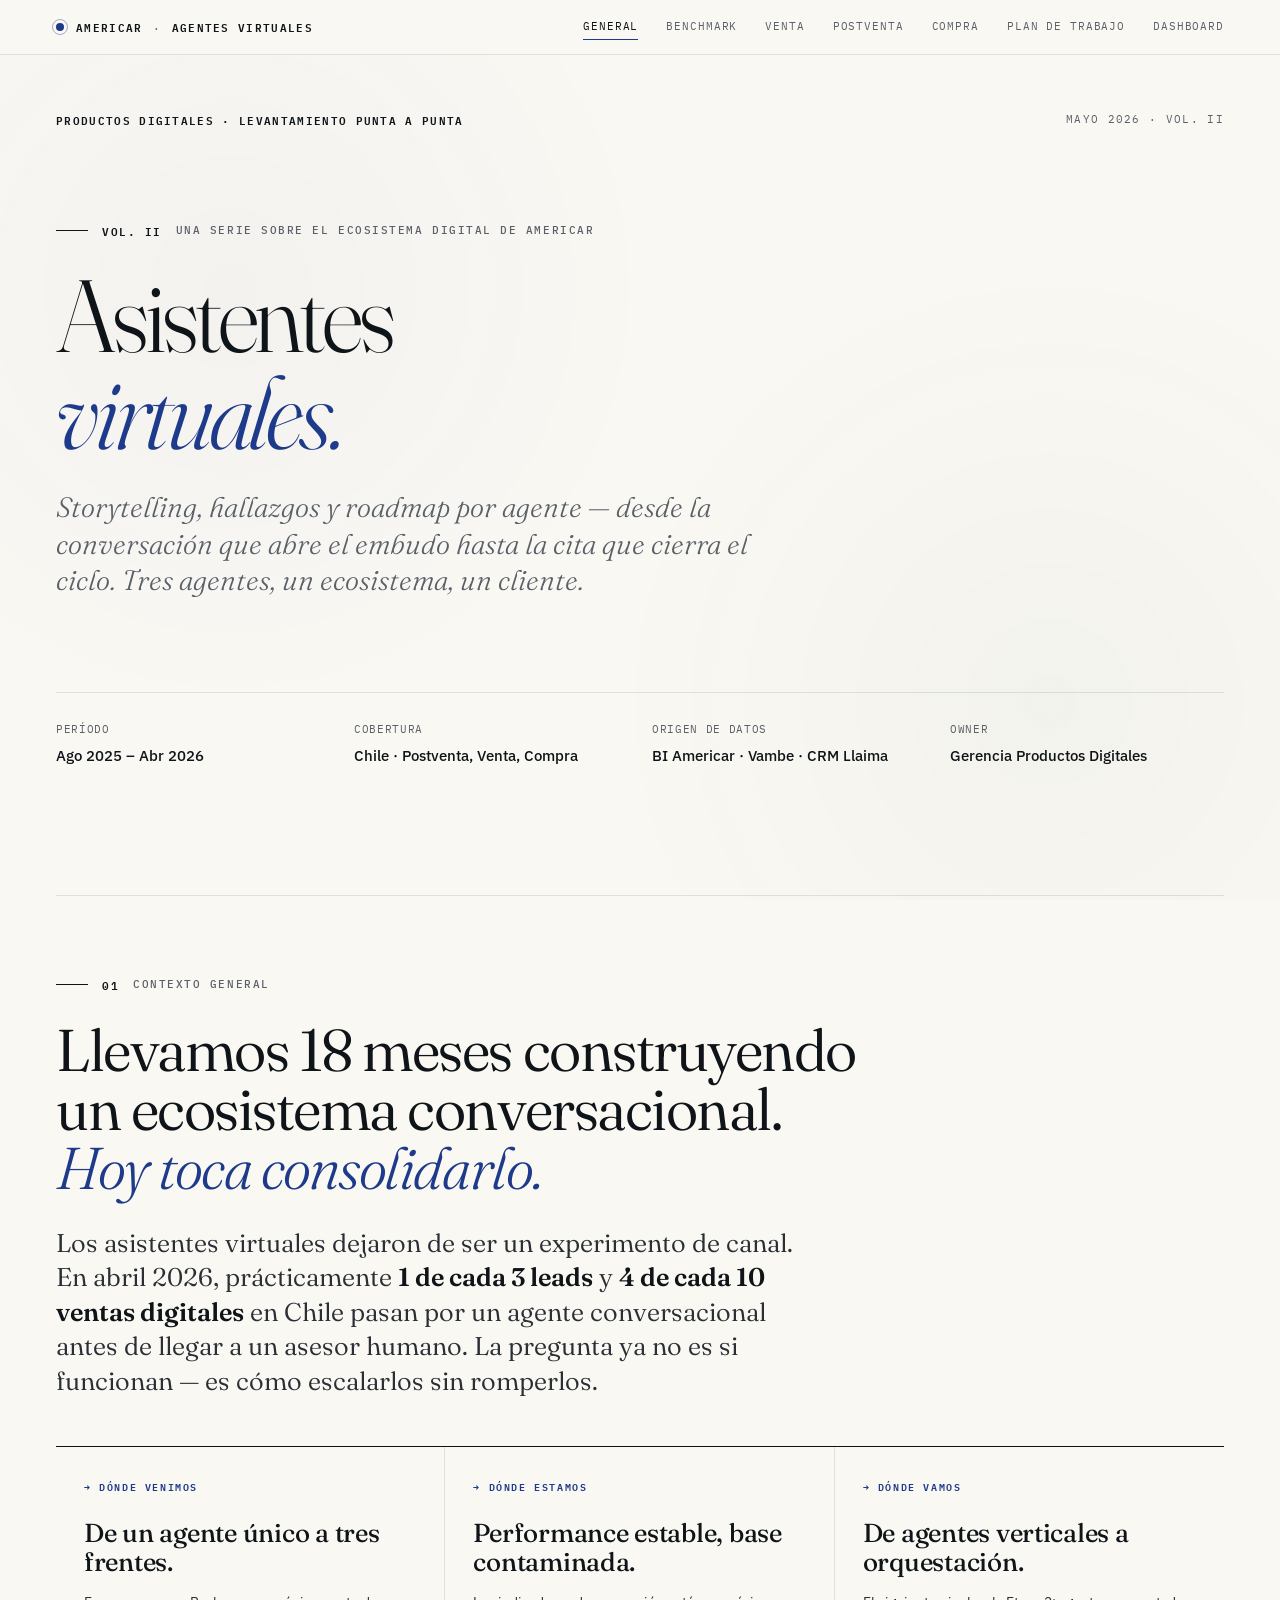
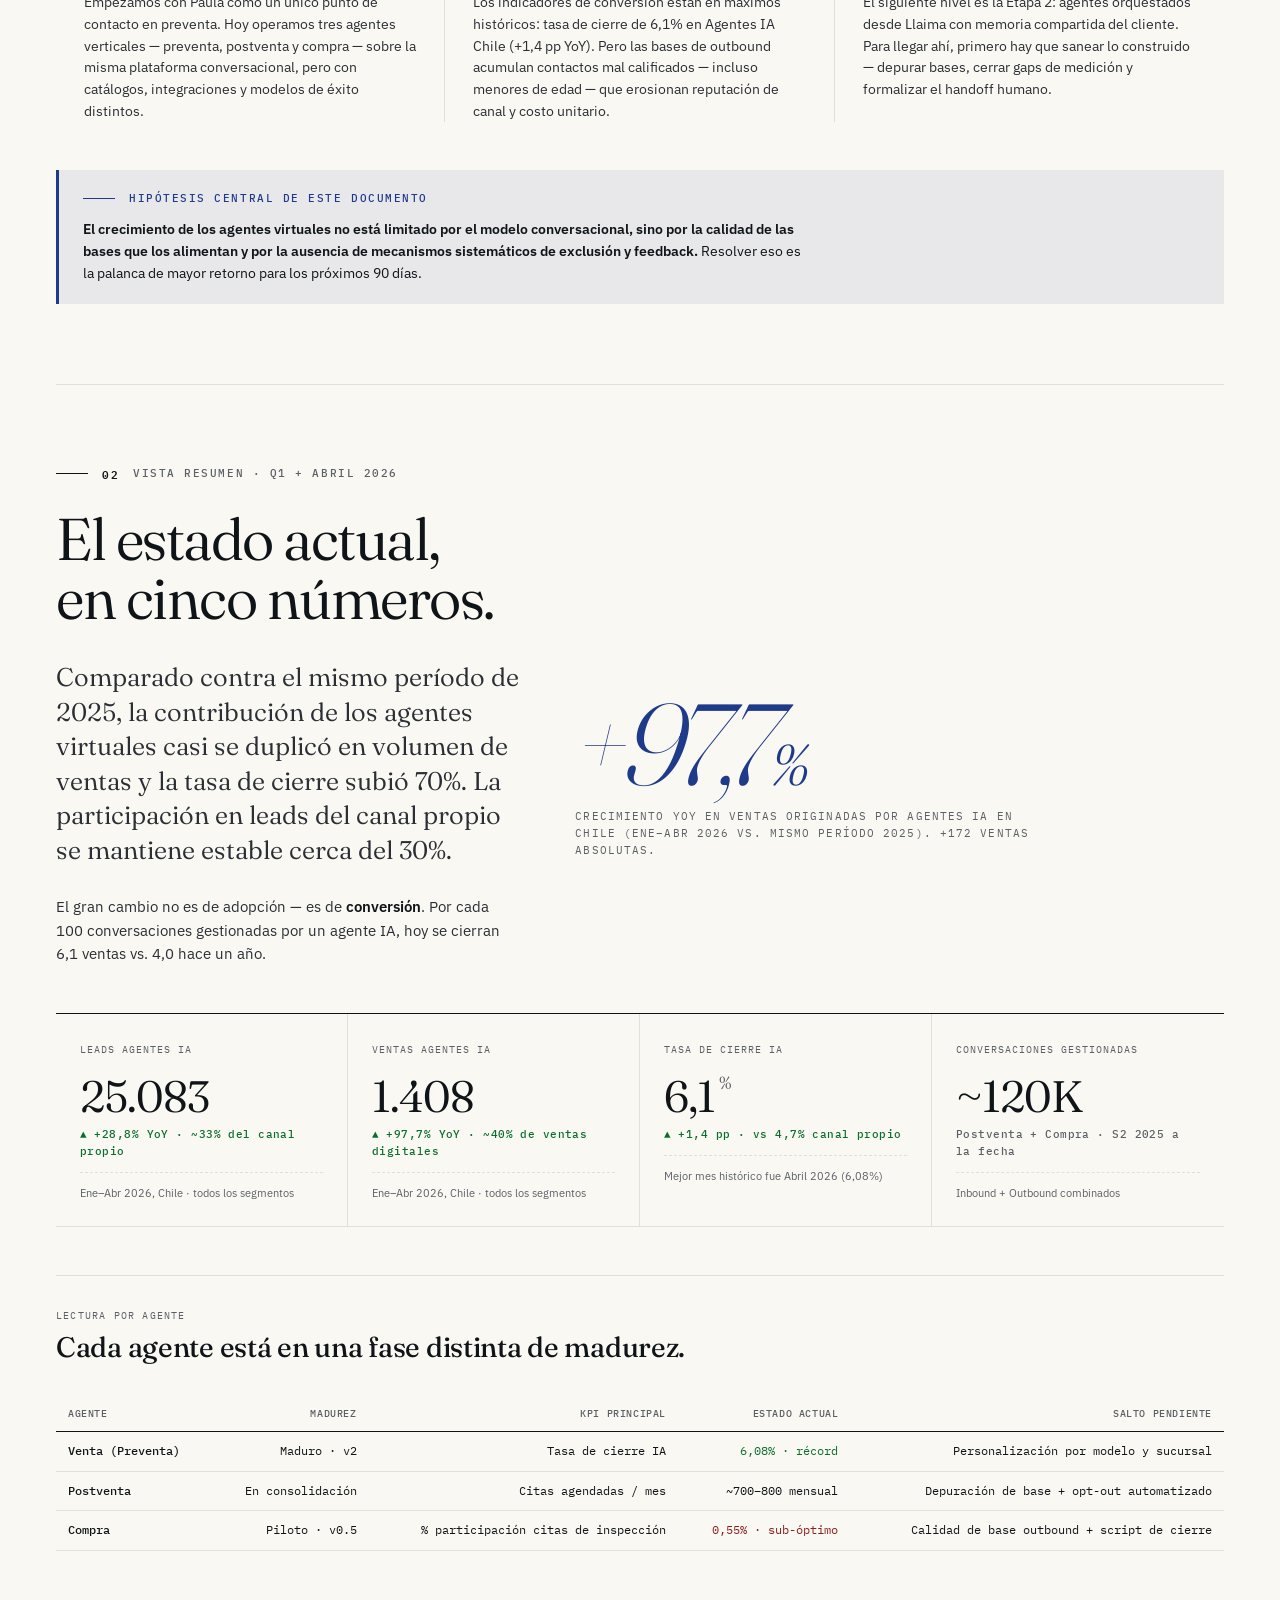
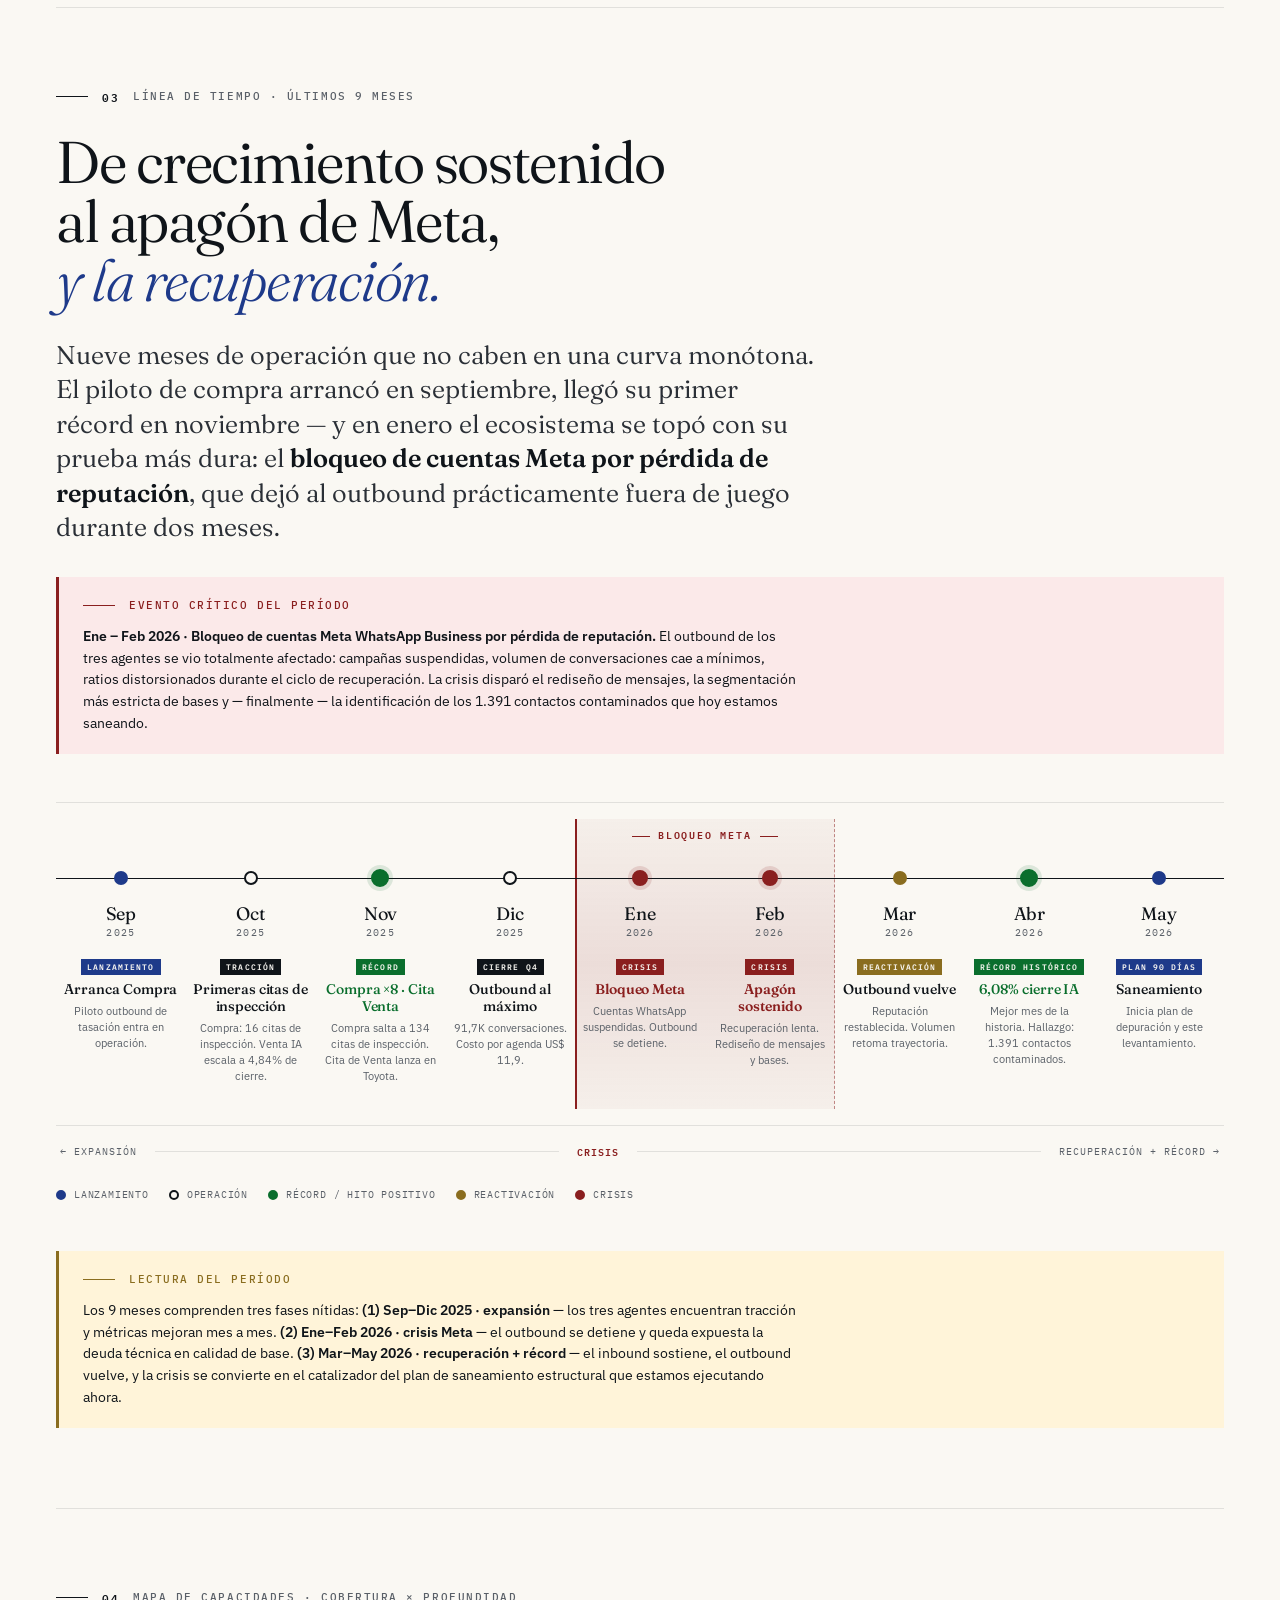
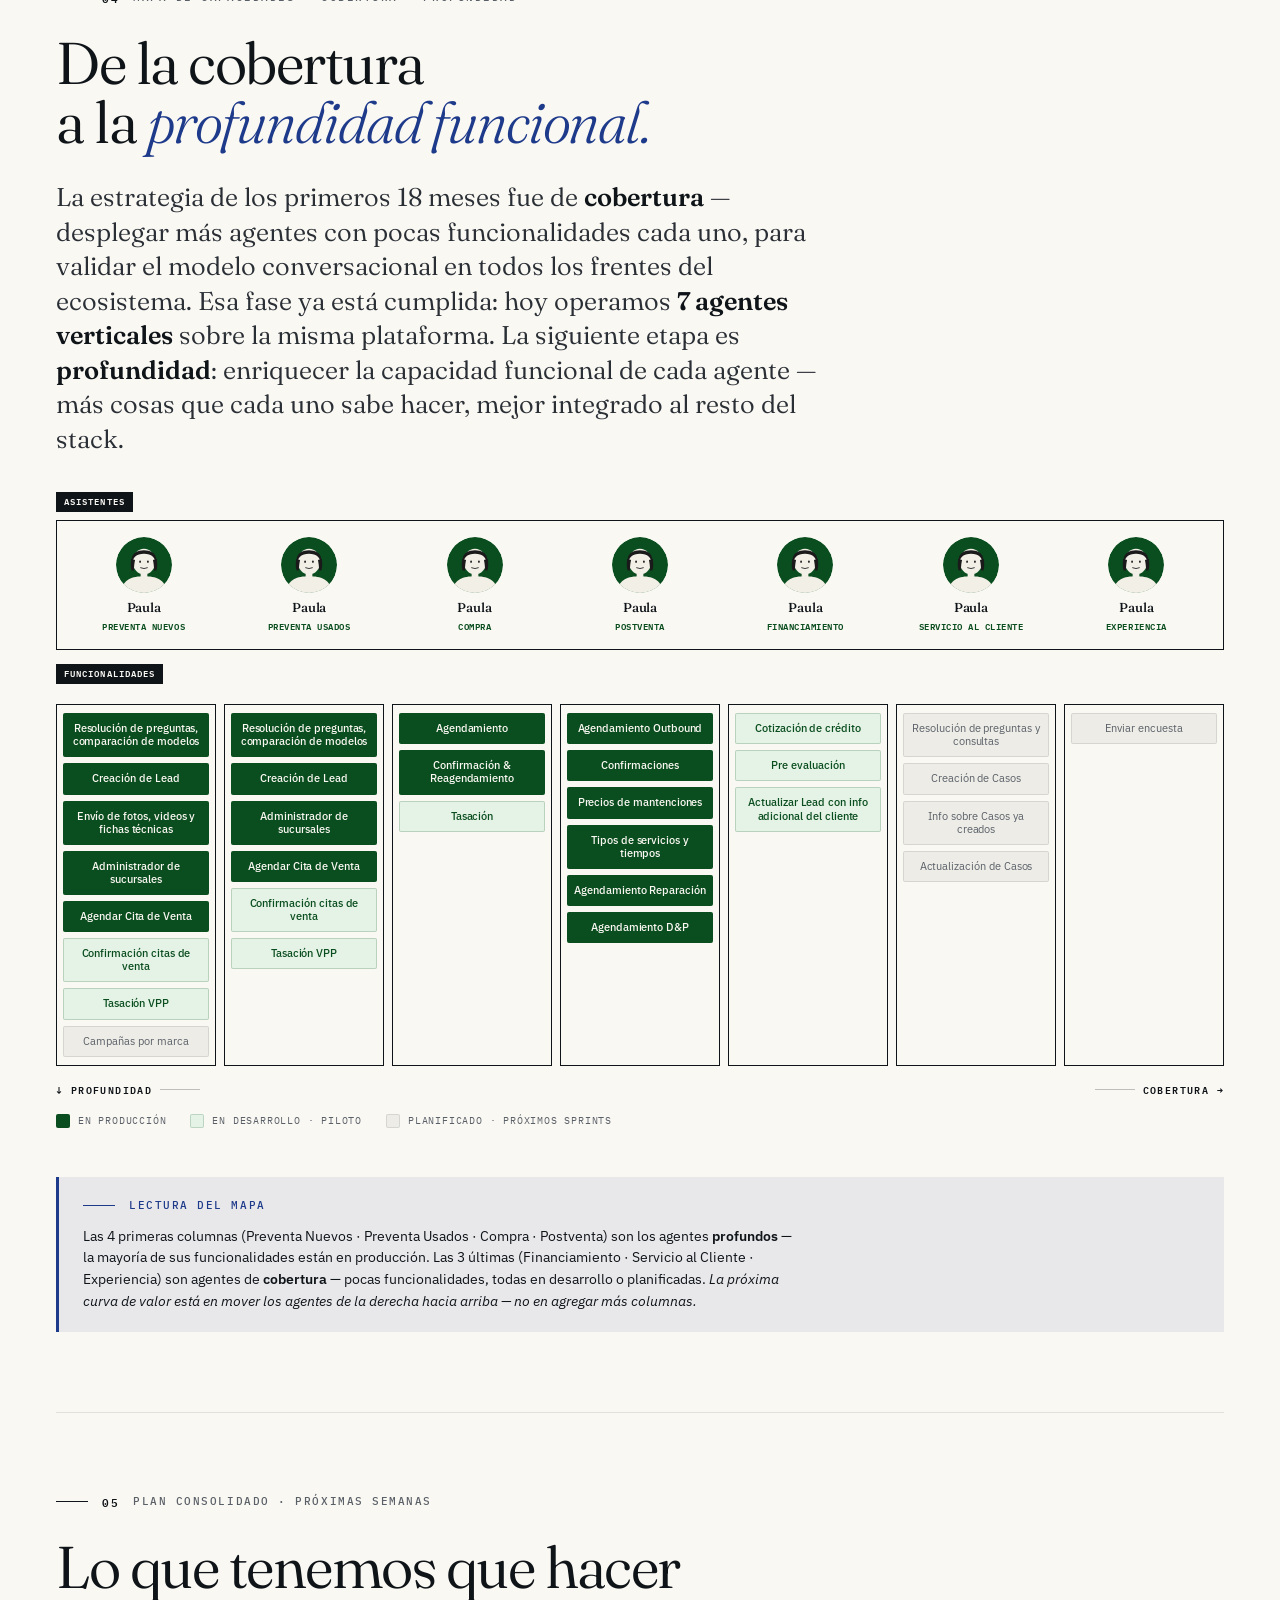
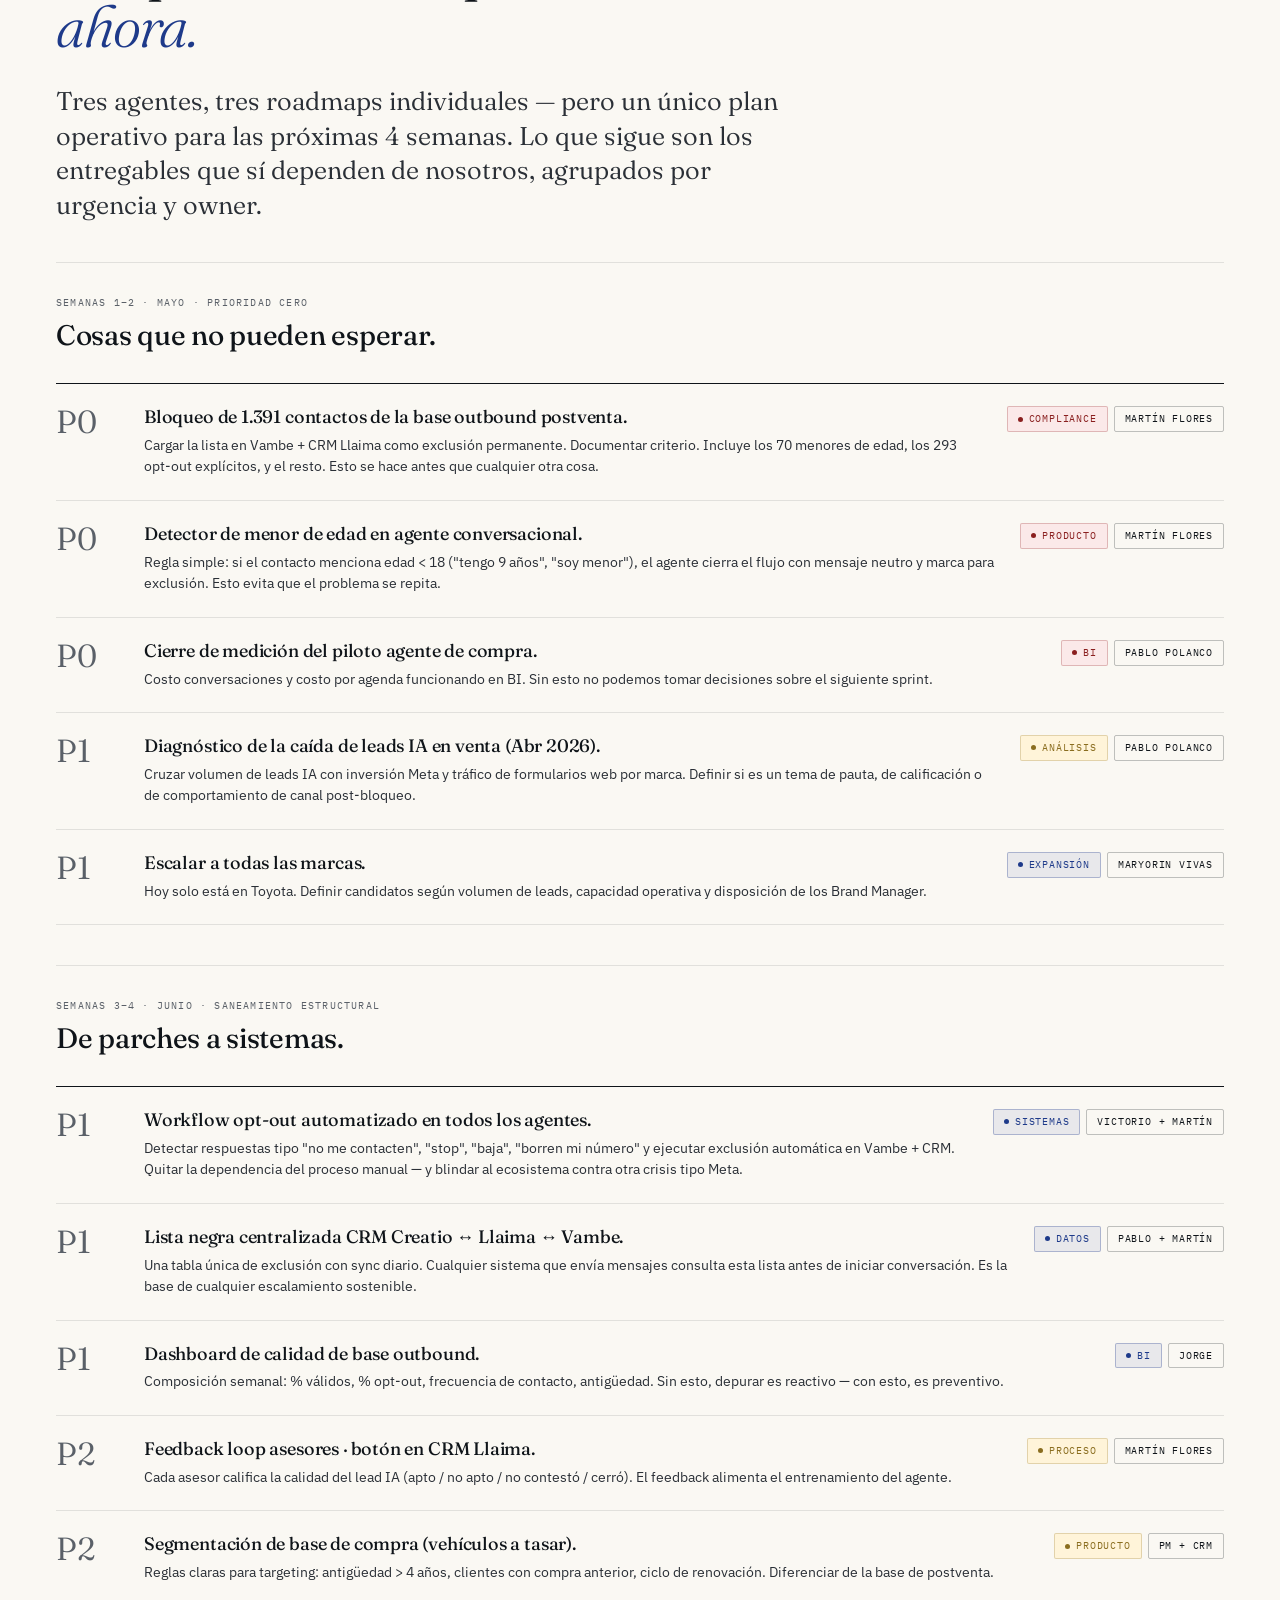
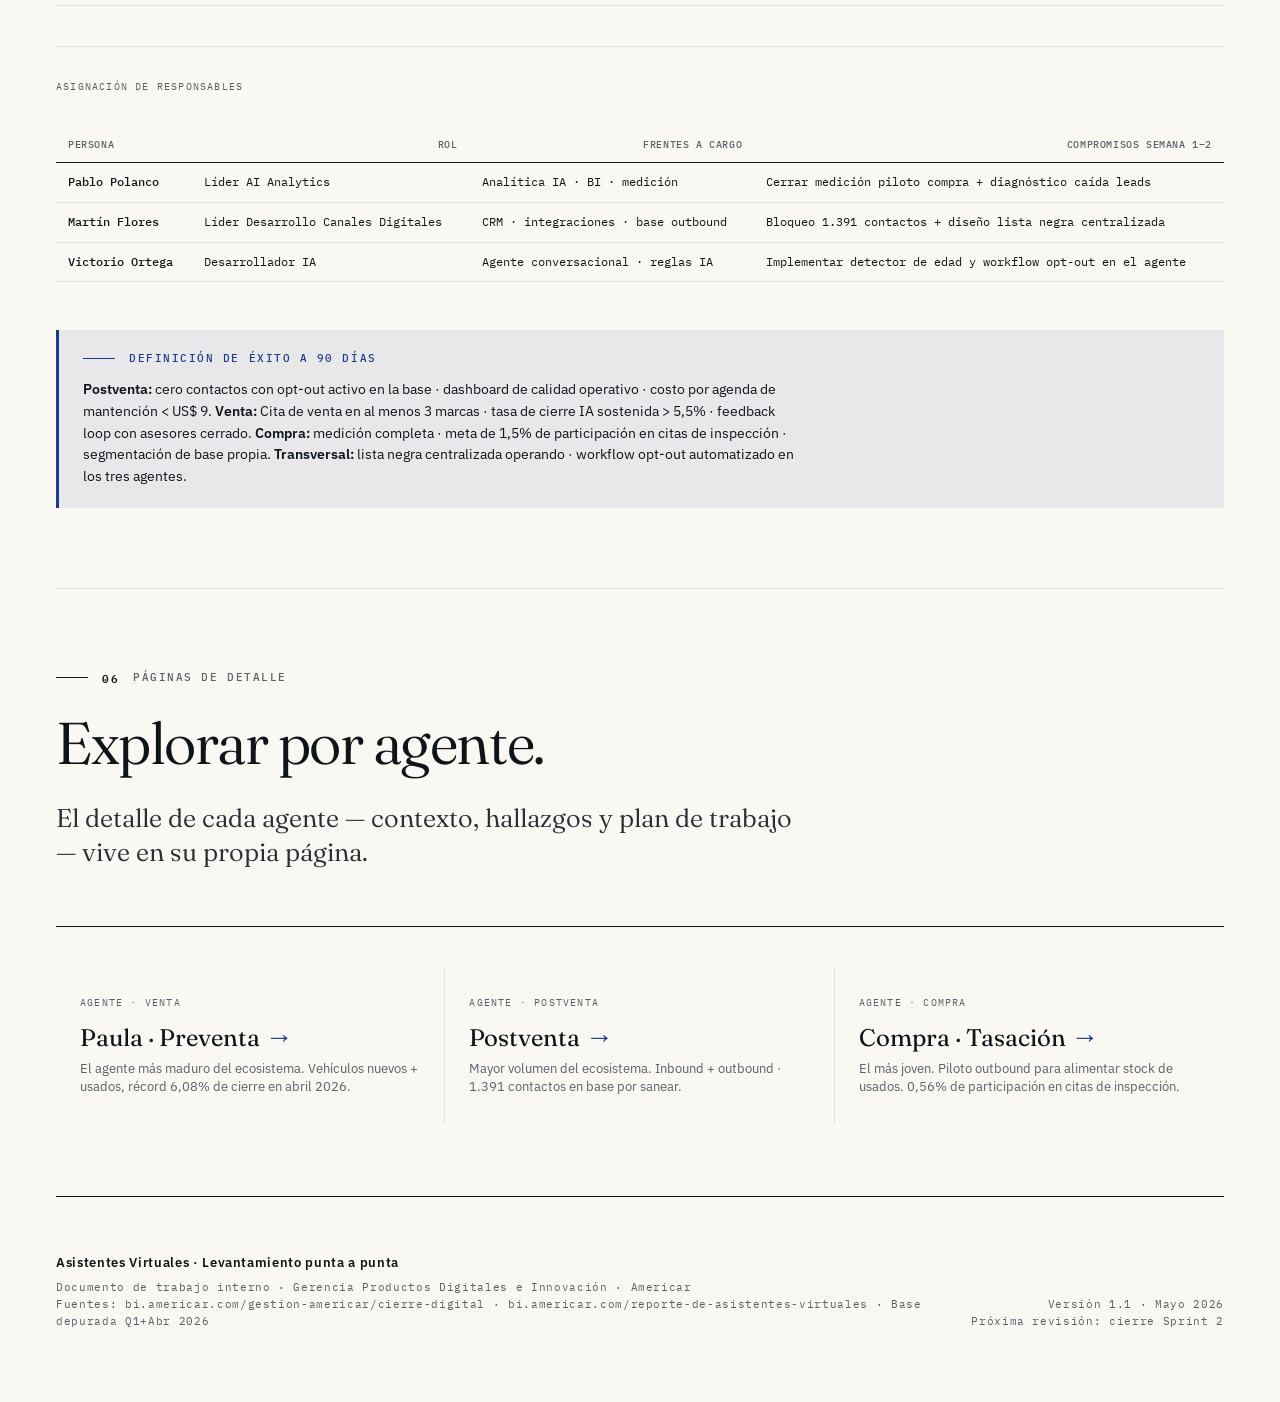
<file: index.html>
<!DOCTYPE html>
<html lang="es">
<head>
<meta charset="UTF-8">
<meta name="viewport" content="width=device-width, initial-scale=1.0">
<title>Asistentes Virtuales · Levantamiento punta a punta · Americar Chile</title>
<link rel="preconnect" href="https://fonts.googleapis.com">
<link rel="preconnect" href="https://fonts.gstatic.com" crossorigin>
<link href="https://fonts.googleapis.com/css2?family=Fraunces:opsz,wght,SOFT@9..144,300;9..144,400;9..144,500;9..144,600;9..144,700&family=IBM+Plex+Mono:wght@300;400;500;600&family=IBM+Plex+Sans:wght@300;400;500;600;700&display=swap" rel="stylesheet">
<link rel="stylesheet" href="assets/styles.css?v=14">
</head>
<body>

<header class="topnav">
  <div class="topnav-inner">
    <a href="index.html" class="brand">
      <span class="dot"></span>
      <span>Americar <span class="sep">·</span> <span class="meta-hide">Agentes Virtuales</span></span>
    </a>
    <nav class="nav-links">
      <a href="index.html" class="active">General</a>
      <a href="benchmark.html">Benchmark</a>
      <a href="venta.html">Venta</a>
      <a href="postventa.html">Postventa</a>
      <a href="compra.html">Compra</a>
      <a href="plan.html">Plan de trabajo</a>
      <a href="dashboard.html">Dashboard</a>
    </nav>
  </div>
</header>

<div class="shell">

<!-- ========================================
     COVER
     ======================================== -->
<section id="cover" class="cover first">
  <header class="cover-header">
    <div class="tag-line">Productos Digitales · Levantamiento punta a punta</div>
    <div>Mayo 2026 · Vol. II</div>
  </header>

  <div class="cover-body">
    <div class="eyebrow"><span class="num">VOL. II</span> Una serie sobre el ecosistema digital de Americar</div>
    <h1>
      Asistentes<br>
      <em>virtuales.</em>
    </h1>
    <p class="subtitle">
      Storytelling, hallazgos y roadmap por agente — desde la conversación que abre el embudo hasta la cita que cierra el ciclo. Tres agentes, un ecosistema, un cliente.
    </p>
  </div>

  <footer class="cover-footer">
    <div class="item">Período<strong>Ago 2025 – Abr 2026</strong></div>
    <div class="item">Cobertura<strong>Chile · Postventa, Venta, Compra</strong></div>
    <div class="item">Origen de datos<strong>BI Americar · Vambe · CRM Llaima</strong></div>
    <div class="item">Owner<strong>Gerencia Productos Digitales</strong></div>
  </footer>
</section>

<!-- ========================================
     CONTEXTO / STORYTELLING
     ======================================== -->
<section id="contexto">
  <div class="eyebrow"><span class="num">01</span> Contexto general</div>
  <h2>Llevamos 18 meses construyendo<br>un ecosistema conversacional.<br><em>Hoy toca consolidarlo.</em></h2>
  <p class="lead">
    Los asistentes virtuales dejaron de ser un experimento de canal. En abril 2026, prácticamente <strong>1 de cada 3 leads</strong> y <strong>4 de cada 10 ventas digitales</strong> en Chile pasan por un agente conversacional antes de llegar a un asesor humano. La pregunta ya no es si funcionan — es cómo escalarlos sin romperlos.
  </p>

  <div class="story-cols">
    <div class="story-col">
      <div class="step">→ Dónde venimos</div>
      <h3>De un agente único a tres frentes.</h3>
      <p>Empezamos con Paula como un único punto de contacto en preventa. Hoy operamos tres agentes verticales — preventa, postventa y compra — sobre la misma plataforma conversacional, pero con catálogos, integraciones y modelos de éxito distintos.</p>
    </div>
    <div class="story-col">
      <div class="step">→ Dónde estamos</div>
      <h3>Performance estable, base contaminada.</h3>
      <p>Los indicadores de conversión están en máximos históricos: tasa de cierre de 6,1% en Agentes IA Chile (+1,4 pp YoY). Pero las bases de outbound acumulan contactos mal calificados — incluso menores de edad — que erosionan reputación de canal y costo unitario.</p>
    </div>
    <div class="story-col">
      <div class="step">→ Dónde vamos</div>
      <h3>De agentes verticales a orquestación.</h3>
      <p>El siguiente nivel es la Etapa 2: agentes orquestados desde Llaima con memoria compartida del cliente. Para llegar ahí, primero hay que sanear lo construido — depurar bases, cerrar gaps de medición y formalizar el handoff humano.</p>
    </div>
  </div>

  <div class="callout mt-48">
    <div class="eyebrow">Hipótesis central de este documento</div>
    <p>
      <strong>El crecimiento de los agentes virtuales no está limitado por el modelo conversacional, sino por la calidad de las bases que los alimentan y por la ausencia de mecanismos sistemáticos de exclusión y feedback.</strong> Resolver eso es la palanca de mayor retorno para los próximos 90 días.
    </p>
  </div>
</section>

<!-- ========================================
     NÚMEROS GENERALES
     ======================================== -->
<section id="numeros">
  <div class="eyebrow"><span class="num">02</span> Vista resumen · Q1 + Abril 2026</div>
  <h2>El estado actual,<br>en cinco números.</h2>

  <div class="cols-2 mt-32">
    <div>
      <p class="lead">
        Comparado contra el mismo período de 2025, la contribución de los agentes virtuales casi se duplicó en volumen de ventas y la tasa de cierre subió 70%. La participación en leads del canal propio se mantiene estable cerca del 30%.
      </p>
      <p>El gran cambio no es de adopción — es de <strong>conversión</strong>. Por cada 100 conversaciones gestionadas por un agente IA, hoy se cierran 6,1 ventas vs. 4,0 hace un año.</p>
    </div>
    <div>
      <div class="headline-stat">
        <div class="stat"><em style="color: var(--signal); font-style: italic;">+97,7<span style="font-size: 0.5em;">%</span></em></div>
        <div class="stat-cap">Crecimiento YoY en ventas originadas por Agentes IA en Chile (Ene–Abr 2026 vs. mismo período 2025). <span class="mono">+172 ventas absolutas.</span></div>
      </div>
    </div>
  </div>

  <div class="kpi-grid mt-48">
    <div class="kpi">
      <div class="label">Leads Agentes IA</div>
      <div class="value">25.083</div>
      <div class="delta pos">▲ +28,8% YoY · ~33% del canal propio</div>
      <div class="footnote">Ene–Abr 2026, Chile · todos los segmentos</div>
    </div>
    <div class="kpi">
      <div class="label">Ventas Agentes IA</div>
      <div class="value">1.408</div>
      <div class="delta pos">▲ +97,7% YoY · ~40% de ventas digitales</div>
      <div class="footnote">Ene–Abr 2026, Chile · todos los segmentos</div>
    </div>
    <div class="kpi">
      <div class="label">Tasa de cierre IA</div>
      <div class="value">6,1<span class="unit">%</span></div>
      <div class="delta pos">▲ +1,4 pp · vs 4,7% canal propio</div>
      <div class="footnote">Mejor mes histórico fue Abril 2026 (6,08%)</div>
    </div>
    <div class="kpi">
      <div class="label">Conversaciones gestionadas</div>
      <div class="value">~120K</div>
      <div class="delta">Postventa + Compra · S2 2025 a la fecha</div>
      <div class="footnote">Inbound + Outbound combinados</div>
    </div>
  </div>

  <div class="panel mt-48">
    <div class="panel-eyebrow">Lectura por agente</div>
    <h3>Cada agente está en una fase distinta de madurez.</h3>
    <table class="data-table mt-32">
      <thead>
        <tr>
          <th>Agente</th>
          <th>Madurez</th>
          <th>KPI principal</th>
          <th>Estado actual</th>
          <th>Salto pendiente</th>
        </tr>
      </thead>
      <tbody>
        <tr>
          <td class="row-label">Venta (Preventa)</td>
          <td>Maduro · v2</td>
          <td>Tasa de cierre IA</td>
          <td class="pos">6,08% · récord</td>
          <td>Personalización por modelo y sucursal</td>
        </tr>
        <tr>
          <td class="row-label">Postventa</td>
          <td>En consolidación</td>
          <td>Citas agendadas / mes</td>
          <td>~700–800 mensual</td>
          <td>Depuración de base + opt-out automatizado</td>
        </tr>
        <tr>
          <td class="row-label">Compra</td>
          <td>Piloto · v0.5</td>
          <td>% participación citas de inspección</td>
          <td class="neg">0,55% · sub-óptimo</td>
          <td>Calidad de base outbound + script de cierre</td>
        </tr>
      </tbody>
    </table>
  </div>
</section>

<!-- ========================================
     TIMELINE — 9 MESES
     ======================================== -->
<section id="timeline">
  <div class="eyebrow"><span class="num">03</span> Línea de tiempo · Últimos 9 meses</div>
  <h2>De crecimiento sostenido<br>al apagón de Meta,<br><em>y la recuperación.</em></h2>
  <p class="lead">
    Nueve meses de operación que no caben en una curva monótona. El piloto de compra arrancó en septiembre, llegó su primer récord en noviembre — y en enero el ecosistema se topó con su prueba más dura: el <strong>bloqueo de cuentas Meta por pérdida de reputación</strong>, que dejó al outbound prácticamente fuera de juego durante dos meses.
  </p>

  <div class="callout neg mt-32">
    <div class="eyebrow">Evento crítico del período</div>
    <p>
      <strong>Ene – Feb 2026 · Bloqueo de cuentas Meta WhatsApp Business por pérdida de reputación.</strong> El outbound de los tres agentes se vio totalmente afectado: campañas suspendidas, volumen de conversaciones cae a mínimos, ratios distorsionados durante el ciclo de recuperación. La crisis disparó el rediseño de mensajes, la segmentación más estricta de bases y — finalmente — la identificación de los 1.391 contactos contaminados que hoy estamos saneando.
    </p>
  </div>

  <div class="htimeline mt-48">
    <div class="htimeline-wrap">
      <div class="htimeline-line"></div>
      <div class="htimeline-band"></div>
      <div class="htimeline-band-label">Bloqueo Meta</div>

      <div class="htimeline-grid">
        <div class="ht-col">
          <div class="ht-dot signal"></div>
          <div class="ht-month"><strong>Sep</strong>2025</div>
          <span class="ht-tag signal">Lanzamiento</span>
          <div class="ht-title">Arranca Compra</div>
          <div class="ht-desc">Piloto outbound de tasación entra en operación.</div>
        </div>

        <div class="ht-col">
          <div class="ht-dot"></div>
          <div class="ht-month"><strong>Oct</strong>2025</div>
          <span class="ht-tag">Tracción</span>
          <div class="ht-title">Primeras citas de inspección</div>
          <div class="ht-desc">Compra: 16 citas de inspección. Venta IA escala a 4,84% de cierre.</div>
        </div>

        <div class="ht-col">
          <div class="ht-dot pos peak"></div>
          <div class="ht-month"><strong>Nov</strong>2025</div>
          <span class="ht-tag pos">Récord</span>
          <div class="ht-title pos">Compra ×8 · Cita Venta</div>
          <div class="ht-desc">Compra salta a 134 citas de inspección. Cita de Venta lanza en Toyota.</div>
        </div>

        <div class="ht-col">
          <div class="ht-dot"></div>
          <div class="ht-month"><strong>Dic</strong>2025</div>
          <span class="ht-tag">Cierre Q4</span>
          <div class="ht-title">Outbound al máximo</div>
          <div class="ht-desc">91,7K conversaciones. Costo por agenda US$ 11,9.</div>
        </div>

        <div class="ht-col is-fracture">
          <div class="ht-dot neg crash"></div>
          <div class="ht-month"><strong>Ene</strong>2026</div>
          <span class="ht-tag neg">Crisis</span>
          <div class="ht-title neg">Bloqueo Meta</div>
          <div class="ht-desc">Cuentas WhatsApp suspendidas. Outbound se detiene.</div>
        </div>

        <div class="ht-col is-fracture">
          <div class="ht-dot neg crash"></div>
          <div class="ht-month"><strong>Feb</strong>2026</div>
          <span class="ht-tag neg">Crisis</span>
          <div class="ht-title neg">Apagón sostenido</div>
          <div class="ht-desc">Recuperación lenta. Rediseño de mensajes y bases.</div>
        </div>

        <div class="ht-col">
          <div class="ht-dot warn"></div>
          <div class="ht-month"><strong>Mar</strong>2026</div>
          <span class="ht-tag warn">Reactivación</span>
          <div class="ht-title">Outbound vuelve</div>
          <div class="ht-desc">Reputación restablecida. Volumen retoma trayectoria.</div>
        </div>

        <div class="ht-col">
          <div class="ht-dot pos peak"></div>
          <div class="ht-month"><strong>Abr</strong>2026</div>
          <span class="ht-tag pos">Récord histórico</span>
          <div class="ht-title pos">6,08% cierre IA</div>
          <div class="ht-desc">Mejor mes de la historia. Hallazgo: 1.391 contactos contaminados.</div>
        </div>

        <div class="ht-col">
          <div class="ht-dot signal"></div>
          <div class="ht-month"><strong>May</strong>2026</div>
          <span class="ht-tag signal">Plan 90 días</span>
          <div class="ht-title">Saneamiento</div>
          <div class="ht-desc">Inicia plan de depuración y este levantamiento.</div>
        </div>
      </div>
    </div>

    <div class="htimeline-axis">
      <span>← Expansión</span>
      <span class="ax-mid"></span>
      <span style="color:var(--negative); font-weight:600;">Crisis</span>
      <span class="ax-mid"></span>
      <span>Recuperación + Récord →</span>
    </div>

    <div class="htimeline-legend">
      <div class="lg"><span class="lg-dot signal"></span>Lanzamiento</div>
      <div class="lg"><span class="lg-dot"></span>Operación</div>
      <div class="lg"><span class="lg-dot pos"></span>Récord / hito positivo</div>
      <div class="lg"><span class="lg-dot warn"></span>Reactivación</div>
      <div class="lg"><span class="lg-dot neg"></span>Crisis</div>
    </div>
  </div>

  <div class="callout warn mt-48">
    <div class="eyebrow">Lectura del período</div>
    <p>
      Los 9 meses comprenden tres fases nítidas: <strong>(1) Sep–Dic 2025 · expansión</strong> — los tres agentes encuentran tracción y métricas mejoran mes a mes. <strong>(2) Ene–Feb 2026 · crisis Meta</strong> — el outbound se detiene y queda expuesta la deuda técnica en calidad de base. <strong>(3) Mar–May 2026 · recuperación + récord</strong> — el inbound sostiene, el outbound vuelve, y la crisis se convierte en el catalizador del plan de saneamiento estructural que estamos ejecutando ahora.
    </p>
  </div>
</section>

<!-- ========================================
     MATRIZ DE CAPACIDADES · Cobertura × Profundidad
     ======================================== -->
<section id="matriz">
  <div class="eyebrow"><span class="num">04</span> Mapa de capacidades · Cobertura × Profundidad</div>
  <h2>De la cobertura<br>a la <em>profundidad funcional.</em></h2>
  <p class="lead">
    La estrategia de los primeros 18 meses fue de <strong>cobertura</strong> — desplegar más agentes con pocas funcionalidades cada uno, para validar el modelo conversacional en todos los frentes del ecosistema. Esa fase ya está cumplida: hoy operamos <strong>7 agentes verticales</strong> sobre la misma plataforma. La siguiente etapa es <strong>profundidad</strong>: enriquecer la capacidad funcional de cada agente — más cosas que cada uno sabe hacer, mejor integrado al resto del stack.
  </p>

  <div class="cap-matrix">
    <!-- Reusable Paula avatar symbol -->
    <svg width="0" height="0" style="position:absolute" aria-hidden="true">
      <defs>
        <symbol id="paula-avatar" viewBox="0 0 100 100">
          <circle cx="50" cy="50" r="50" fill="#0A4D1E"/>
          <path d="M10 100 C 10 76, 28 70, 50 70 C 72 70, 90 76, 90 100 Z" fill="#F2EFE7"/>
          <rect x="44" y="65" width="12" height="10" fill="#F2EFE7"/>
          <ellipse cx="50" cy="44" rx="20" ry="23" fill="#F2EFE7"/>
          <path d="M28 40 C 28 18 72 18 72 40 L 72 50 C 70 36 64 30 50 30 C 36 30 30 36 28 50 Z" fill="#1A1A1A"/>
          <path d="M27 39 C 26 49 26 56 28 60 L 32 60 C 32 52 33 46 34 41 Z" fill="#1A1A1A"/>
          <path d="M73 39 C 74 49 74 56 72 60 L 68 60 C 68 52 67 46 66 41 Z" fill="#1A1A1A"/>
          <ellipse cx="43" cy="44" rx="1.6" ry="2.2" fill="#1A1A1A"/>
          <ellipse cx="57" cy="44" rx="1.6" ry="2.2" fill="#1A1A1A"/>
          <path d="M44 55 Q50 58 56 55" stroke="#1A1A1A" stroke-width="1.5" fill="none" stroke-linecap="round"/>
        </symbol>
      </defs>
    </svg>

    <span class="cap-section-tag">Asistentes</span>
    <div class="cap-agents-row">
              <div class="cap-agent-card">
                <div class="cap-agent-avatar"><svg><use href="#paula-avatar"/></svg></div>
                <div class="cap-agent-name">Paula</div>
                <div class="cap-agent-role">Preventa Nuevos</div>
              </div>
              <div class="cap-agent-card">
                <div class="cap-agent-avatar"><svg><use href="#paula-avatar"/></svg></div>
                <div class="cap-agent-name">Paula</div>
                <div class="cap-agent-role">Preventa Usados</div>
              </div>
              <div class="cap-agent-card">
                <div class="cap-agent-avatar"><svg><use href="#paula-avatar"/></svg></div>
                <div class="cap-agent-name">Paula</div>
                <div class="cap-agent-role">Compra</div>
              </div>
              <div class="cap-agent-card">
                <div class="cap-agent-avatar"><svg><use href="#paula-avatar"/></svg></div>
                <div class="cap-agent-name">Paula</div>
                <div class="cap-agent-role">Postventa</div>
              </div>
              <div class="cap-agent-card">
                <div class="cap-agent-avatar"><svg><use href="#paula-avatar"/></svg></div>
                <div class="cap-agent-name">Paula</div>
                <div class="cap-agent-role">Financiamiento</div>
              </div>
              <div class="cap-agent-card">
                <div class="cap-agent-avatar"><svg><use href="#paula-avatar"/></svg></div>
                <div class="cap-agent-name">Paula</div>
                <div class="cap-agent-role">Servicio al Cliente</div>
              </div>
      <div class="cap-agent-card">
        <div class="cap-agent-avatar"><svg><use href="#paula-avatar"/></svg></div>
        <div class="cap-agent-name">Paula</div>
        <div class="cap-agent-role">Experiencia</div>
      </div>
    </div>

    <span class="cap-section-tag" style="margin-top:14px;">Funcionalidades</span>
    <div class="cap-cols">
      <!-- Preventa Nuevos -->
      <div class="cap-col">
        <div class="cap-fn active">Resolución de preguntas, comparación de modelos</div>
        <div class="cap-fn active">Creación de Lead</div>
        <div class="cap-fn active">Envío de fotos, videos y fichas técnicas</div>
        <div class="cap-fn active">Administrador de sucursales</div>
        <div class="cap-fn active">Agendar Cita de Venta</div>
        <div class="cap-fn progress">Confirmación citas de venta</div>
        <div class="cap-fn progress">Tasación VPP</div>
        <div class="cap-fn planned">Campañas por marca</div>
      </div>

      <!-- Preventa Usados -->
      <div class="cap-col">
        <div class="cap-fn active">Resolución de preguntas, comparación de modelos</div>
        <div class="cap-fn active">Creación de Lead</div>
        <div class="cap-fn active">Administrador de sucursales</div>
        <div class="cap-fn active">Agendar Cita de Venta</div>
        <div class="cap-fn progress">Confirmación citas de venta</div>
        <div class="cap-fn progress">Tasación VPP</div>
      </div>

      <!-- Compra -->
      <div class="cap-col">
        <div class="cap-fn active">Agendamiento</div>
        <div class="cap-fn active">Confirmación &amp; Reagendamiento</div>
        <div class="cap-fn progress">Tasación</div>
      </div>

      <!-- Postventa -->
      <div class="cap-col">
        <div class="cap-fn active">Agendamiento Outbound</div>
        <div class="cap-fn active">Confirmaciones</div>
        <div class="cap-fn active">Precios de mantenciones</div>
        <div class="cap-fn active">Tipos de servicios y tiempos</div>
        <div class="cap-fn active">Agendamiento Reparación</div>
        <div class="cap-fn active">Agendamiento D&amp;P</div>
      </div>

      <!-- Financiamiento -->
      <div class="cap-col">
        <div class="cap-fn progress">Cotización de crédito</div>
        <div class="cap-fn progress">Pre evaluación</div>
        <div class="cap-fn progress">Actualizar Lead con info adicional del cliente</div>
      </div>

      <!-- Servicio al Cliente -->
      <div class="cap-col">
        <div class="cap-fn planned">Resolución de preguntas y consultas</div>
        <div class="cap-fn planned">Creación de Casos</div>
        <div class="cap-fn planned">Info sobre Casos ya creados</div>
        <div class="cap-fn planned">Actualización de Casos</div>
      </div>

      <!-- Experiencia -->
      <div class="cap-col">
        <div class="cap-fn planned">Enviar encuesta</div>
      </div>
    </div>

    <div class="cap-axes">
      <span class="ax-y">↓ Profundidad <span class="ax-line"></span></span>
      <span class="ax-x"><span class="ax-line"></span> Cobertura →</span>
    </div>

    <div class="cap-legend">
      <div class="lg"><span class="sw active"></span>En producción</div>
      <div class="lg"><span class="sw progress"></span>En desarrollo · piloto</div>
      <div class="lg"><span class="sw planned"></span>Planificado · próximos sprints</div>
    </div>
  </div>

  <div class="callout mt-48">
    <div class="eyebrow">Lectura del mapa</div>
    <p>
      Las 4 primeras columnas (Preventa Nuevos · Preventa Usados · Compra · Postventa) son los agentes <strong>profundos</strong> — la mayoría de sus funcionalidades están en producción. Las 3 últimas (Financiamiento · Servicio al Cliente · Experiencia) son agentes de <strong>cobertura</strong> — pocas funcionalidades, todas en desarrollo o planificadas. <em>La próxima curva de valor está en mover los agentes de la derecha hacia arriba — no en agregar más columnas.</em>
    </p>
  </div>
</section>

<!-- ========================================
     PLAN CONSOLIDADO
     ======================================== -->
<section id="plan">
  <div class="eyebrow"><span class="num">05</span> Plan consolidado · Próximas semanas</div>
  <h2>Lo que tenemos que hacer<br><em>ahora.</em></h2>
  <p class="lead">
    Tres agentes, tres roadmaps individuales — pero un único plan operativo para las próximas 4 semanas. Lo que sigue son los entregables que sí dependen de nosotros, agrupados por urgencia y owner.
  </p>

  <div class="panel">
    <div class="panel-eyebrow">Semanas 1–2 · Mayo · Prioridad cero</div>
    <h3>Cosas que no pueden esperar.</h3>

    <div class="findings mt-32">
      <div class="finding">
        <div class="num">P0</div>
        <div>
          <h4>Bloqueo de 1.391 contactos de la base outbound postventa.</h4>
          <p>Cargar la lista en Vambe + CRM Llaima como exclusión permanente. Documentar criterio. Incluye los 70 menores de edad, los 293 opt-out explícitos, y el resto. Esto se hace antes que cualquier otra cosa.</p>
        </div>
        <div class="meta"><span class="tag neg"><span class="dot"></span>Compliance</span><span class="tag mono">Martín Flores</span></div>
      </div>
      <div class="finding">
        <div class="num">P0</div>
        <div>
          <h4>Detector de menor de edad en agente conversacional.</h4>
          <p>Regla simple: si el contacto menciona edad &lt; 18 ("tengo 9 años", "soy menor"), el agente cierra el flujo con mensaje neutro y marca para exclusión. Esto evita que el problema se repita.</p>
        </div>
        <div class="meta"><span class="tag neg"><span class="dot"></span>Producto</span><span class="tag mono">Martín Flores</span></div>
      </div>
      <div class="finding">
        <div class="num">P0</div>
        <div>
          <h4>Cierre de medición del piloto agente de compra.</h4>
          <p>Costo conversaciones y costo por agenda funcionando en BI. Sin esto no podemos tomar decisiones sobre el siguiente sprint.</p>
        </div>
        <div class="meta"><span class="tag neg"><span class="dot"></span>BI</span><span class="tag mono">Pablo Polanco</span></div>
      </div>
      <div class="finding">
        <div class="num">P1</div>
        <div>
          <h4>Diagnóstico de la caída de leads IA en venta (Abr 2026).</h4>
          <p>Cruzar volumen de leads IA con inversión Meta y tráfico de formularios web por marca. Definir si es un tema de pauta, de calificación o de comportamiento de canal post-bloqueo.</p>
        </div>
        <div class="meta"><span class="tag neu"><span class="dot"></span>Análisis</span><span class="tag mono">Pablo Polanco</span></div>
      </div>
      <div class="finding">
        <div class="num">P1</div>
        <div>
          <h4>Escalar a todas las marcas.</h4>
          <p>Hoy solo está en Toyota. Definir candidatos según volumen de leads, capacidad operativa y disposición de los Brand Manager.</p>
        </div>
        <div class="meta"><span class="tag signal"><span class="dot"></span>Expansión</span><span class="tag mono">Maryorin Vivas</span></div>
      </div>
    </div>
  </div>

  <div class="panel">
    <div class="panel-eyebrow">Semanas 3–4 · Junio · Saneamiento estructural</div>
    <h3>De parches a sistemas.</h3>

    <div class="findings mt-32">
      <div class="finding">
        <div class="num">P1</div>
        <div>
          <h4>Workflow opt-out automatizado en todos los agentes.</h4>
          <p>Detectar respuestas tipo "no me contacten", "stop", "baja", "borren mi número" y ejecutar exclusión automática en Vambe + CRM. Quitar la dependencia del proceso manual — y blindar al ecosistema contra otra crisis tipo Meta.</p>
        </div>
        <div class="meta"><span class="tag signal"><span class="dot"></span>Sistemas</span><span class="tag mono">Victorio + Martín</span></div>
      </div>
      <div class="finding">
        <div class="num">P1</div>
        <div>
          <h4>Lista negra centralizada CRM Creatio ↔ Llaima ↔ Vambe.</h4>
          <p>Una tabla única de exclusión con sync diario. Cualquier sistema que envía mensajes consulta esta lista antes de iniciar conversación. Es la base de cualquier escalamiento sostenible.</p>
        </div>
        <div class="meta"><span class="tag signal"><span class="dot"></span>Datos</span><span class="tag mono">Pablo + Martín</span></div>
      </div>
      <div class="finding">
        <div class="num">P1</div>
        <div>
          <h4>Dashboard de calidad de base outbound.</h4>
          <p>Composición semanal: % válidos, % opt-out, frecuencia de contacto, antigüedad. Sin esto, depurar es reactivo — con esto, es preventivo.</p>
        </div>
        <div class="meta"><span class="tag signal"><span class="dot"></span>BI</span><span class="tag mono">Jorge</span></div>
      </div>
      <div class="finding">
        <div class="num">P2</div>
        <div>
          <h4>Feedback loop asesores · botón en CRM Llaima.</h4>
          <p>Cada asesor califica la calidad del lead IA (apto / no apto / no contestó / cerró). El feedback alimenta el entrenamiento del agente.</p>
        </div>
        <div class="meta"><span class="tag neu"><span class="dot"></span>Proceso</span><span class="tag mono">Martín Flores</span></div>
      </div>
      <div class="finding">
        <div class="num">P2</div>
        <div>
          <h4>Segmentación de base de compra (vehículos a tasar).</h4>
          <p>Reglas claras para targeting: antigüedad &gt; 4 años, clientes con compra anterior, ciclo de renovación. Diferenciar de la base de postventa.</p>
        </div>
        <div class="meta"><span class="tag neu"><span class="dot"></span>Producto</span><span class="tag mono">PM + CRM</span></div>
      </div>
    </div>
  </div>

  <div class="panel">
    <div class="panel-eyebrow">Asignación de responsables</div>
    <table class="data-table mt-32">
      <thead>
        <tr>
          <th>Persona</th>
          <th>Rol</th>
          <th>Frentes a cargo</th>
          <th>Compromisos semana 1–2</th>
        </tr>
      </thead>
      <tbody>
        <tr>
          <td class="row-label">Pablo Polanco</td>
          <td style="text-align:left;">Líder AI Analytics</td>
          <td style="text-align:left;">Analítica IA · BI · medición</td>
          <td style="text-align:left;">Cerrar medición piloto compra + diagnóstico caída leads</td>
        </tr>
        <tr>
          <td class="row-label">Martín Flores</td>
          <td style="text-align:left;">Líder Desarrollo Canales Digitales</td>
          <td style="text-align:left;">CRM · integraciones · base outbound</td>
          <td style="text-align:left;">Bloqueo 1.391 contactos + diseño lista negra centralizada</td>
        </tr>
        <tr>
          <td class="row-label">Victorio Ortega</td>
          <td style="text-align:left;">Desarrollador IA</td>
          <td style="text-align:left;">Agente conversacional · reglas IA</td>
          <td style="text-align:left;">Implementar detector de edad y workflow opt-out en el agente</td>
        </tr>
      </tbody>
    </table>
  </div>

  <div class="callout mt-48">
    <div class="eyebrow">Definición de éxito a 90 días</div>
    <p>
      <strong>Postventa:</strong> cero contactos con opt-out activo en la base · dashboard de calidad operativo · costo por agenda de mantención &lt; US$ 9. <strong>Venta:</strong> Cita de venta en al menos 3 marcas · tasa de cierre IA sostenida &gt; 5,5% · feedback loop con asesores cerrado. <strong>Compra:</strong> medición completa · meta de 1,5% de participación en citas de inspección · segmentación de base propia. <strong>Transversal:</strong> lista negra centralizada operando · workflow opt-out automatizado en los tres agentes.
    </p>
  </div>
</section>

<!-- ========================================
     NEXT NAV — Links a páginas de agente
     ======================================== -->
<section id="explorar">
  <div class="eyebrow"><span class="num">06</span> Páginas de detalle</div>
  <h2>Explorar por agente.</h2>
  <p class="lead">El detalle de cada agente — contexto, hallazgos y plan de trabajo — vive en su propia página.</p>

  <div class="next-nav">
    <a href="venta.html" class="next-nav-card">
      <div class="nn-label">Agente · Venta</div>
      <div class="nn-title">Paula · Preventa <span class="nn-arrow">→</span></div>
      <div class="nn-desc">El agente más maduro del ecosistema. Vehículos nuevos + usados, récord 6,08% de cierre en abril 2026.</div>
    </a>
    <a href="postventa.html" class="next-nav-card">
      <div class="nn-label">Agente · Postventa</div>
      <div class="nn-title">Postventa <span class="nn-arrow">→</span></div>
      <div class="nn-desc">Mayor volumen del ecosistema. Inbound + outbound · 1.391 contactos en base por sanear.</div>
    </a>
    <a href="compra.html" class="next-nav-card">
      <div class="nn-label">Agente · Compra</div>
      <div class="nn-title">Compra · Tasación <span class="nn-arrow">→</span></div>
      <div class="nn-desc">El más joven. Piloto outbound para alimentar stock de usados. 0,56% de participación en citas de inspección.</div>
    </a>
  </div>
</section>

<footer>
  <div class="doc-meta">
    <strong>Asistentes Virtuales · Levantamiento punta a punta</strong>
    Documento de trabajo interno · Gerencia Productos Digitales e Innovación · Americar<br>
    Fuentes: bi.americar.com/gestion-americar/cierre-digital · bi.americar.com/reporte-de-asistentes-virtuales · Base depurada Q1+Abr 2026
  </div>
  <div class="sig">
    Versión 1.1 · Mayo 2026<br>
    Próxima revisión: cierre Sprint 2
  </div>
</footer>

</div><!-- /shell -->

<script>
document.documentElement.classList.add('js-on');
const reveals = document.querySelectorAll('.panel, .kpi-grid, .findings, .roadmap, .funnel, .chart-wrap, .headline-stat, .quote-grid, .callout, .story-cols, .timeline, .placeholder, .next-nav');
reveals.forEach(el => el.classList.add('reveal'));
const revObs = new IntersectionObserver((entries) => {
  entries.forEach(entry => {
    if (entry.isIntersecting) {
      entry.target.classList.add('in');
      revObs.unobserve(entry.target);
    }
  });
}, { threshold: 0.08 });
reveals.forEach(el => revObs.observe(el));
</script>

</body>
</html>
</file>
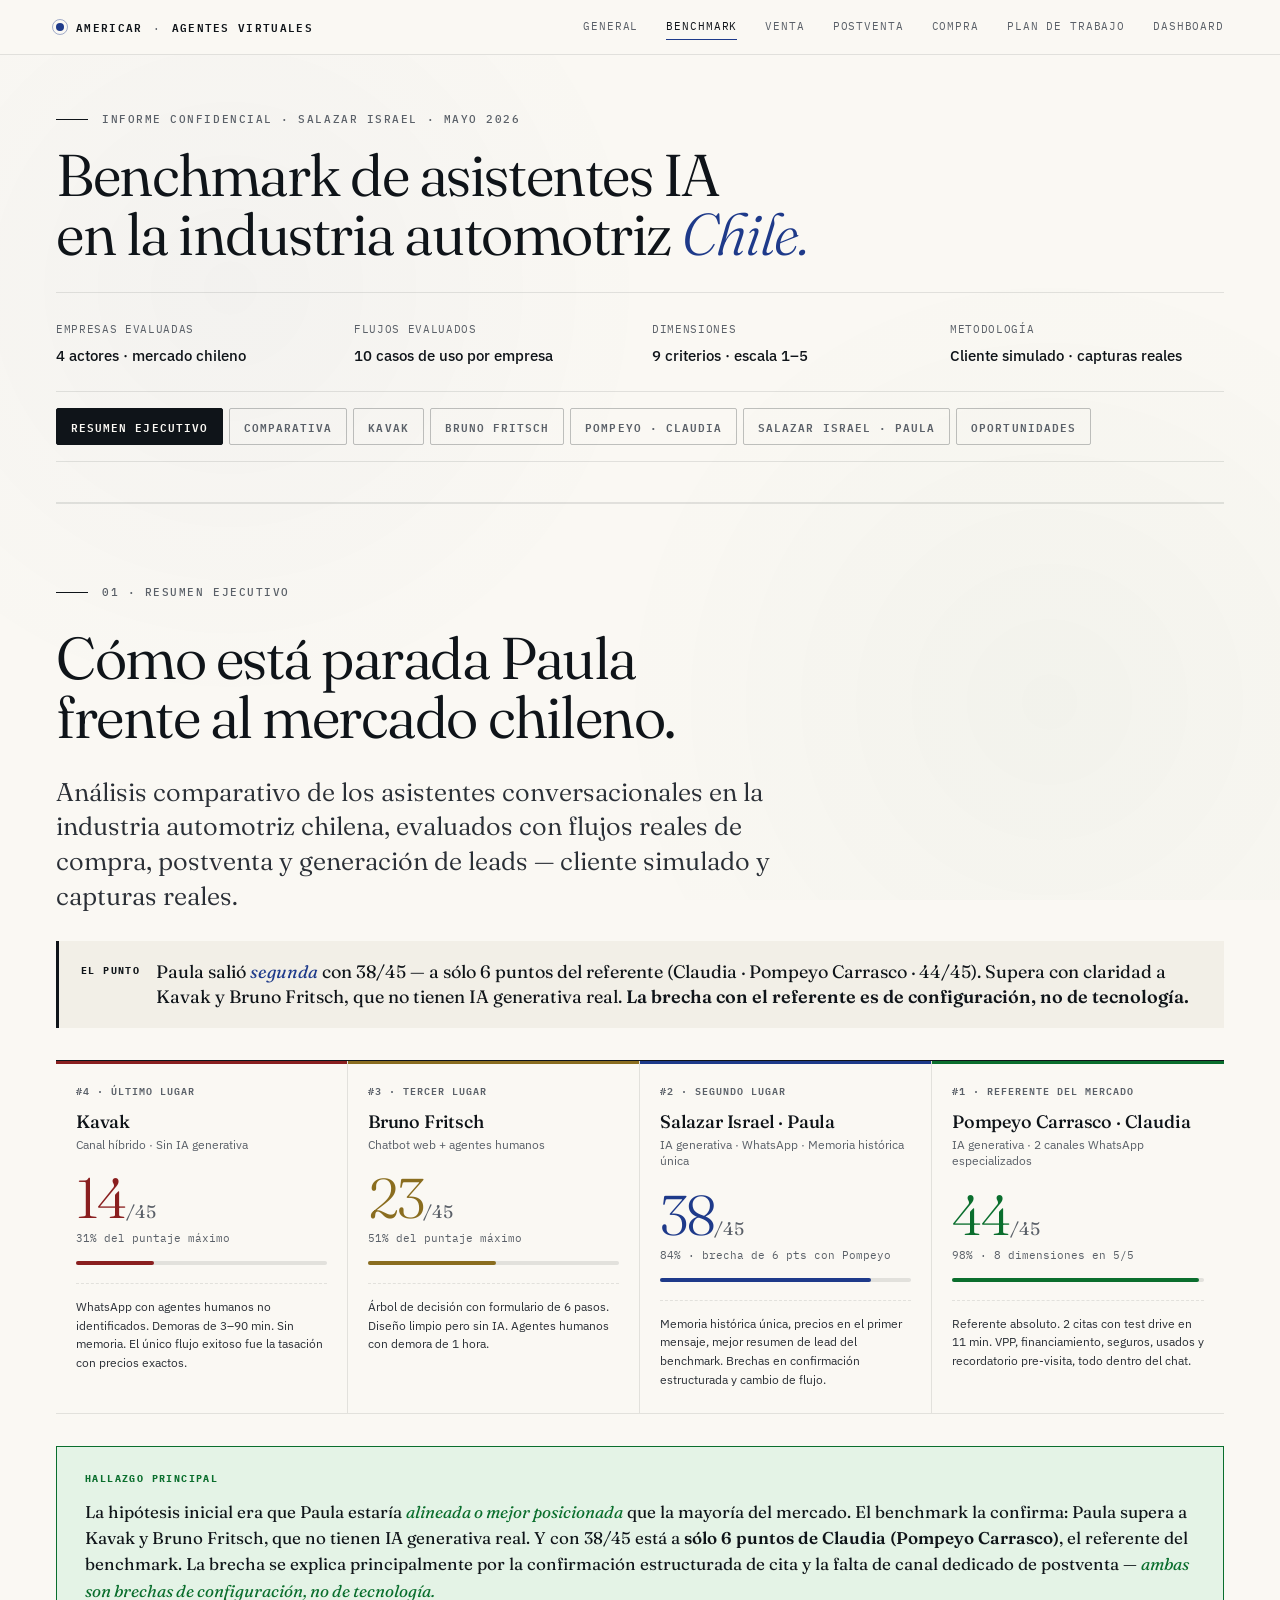
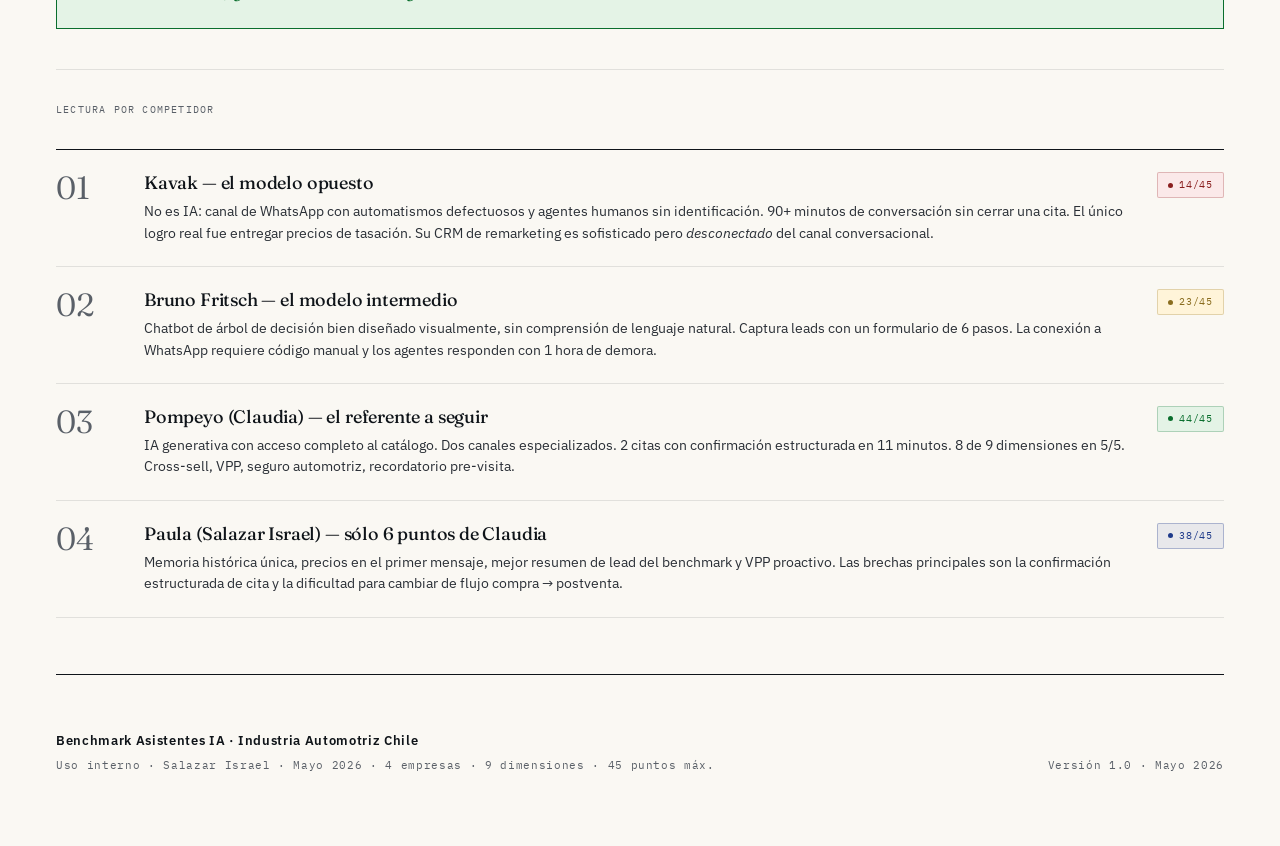
<file: benchmark.html>
<!DOCTYPE html>
<html lang="es">
<head>
<meta charset="UTF-8">
<meta name="viewport" content="width=device-width, initial-scale=1.0">
<title>Benchmark · Asistentes IA · Industria Automotriz Chile 2026</title>
<link rel="preconnect" href="https://fonts.googleapis.com">
<link rel="preconnect" href="https://fonts.gstatic.com" crossorigin>
<link href="https://fonts.googleapis.com/css2?family=Fraunces:opsz,wght,SOFT@9..144,300;9..144,400;9..144,500;9..144,600;9..144,700&family=IBM+Plex+Mono:wght@300;400;500;600&family=IBM+Plex+Sans:wght@300;400;500;600;700&display=swap" rel="stylesheet">
<link rel="stylesheet" href="assets/styles.css?v=14">
</head>
<body>

<header class="topnav">
  <div class="topnav-inner">
    <a href="index.html" class="brand">
      <span class="dot"></span>
      <span>Americar <span class="sep">·</span> <span class="meta-hide">Agentes Virtuales</span></span>
    </a>
    <nav class="nav-links">
      <a href="index.html">General</a>
      <a href="benchmark.html" class="active">Benchmark</a>
      <a href="venta.html">Venta</a>
      <a href="postventa.html">Postventa</a>
      <a href="compra.html">Compra</a>
      <a href="plan.html">Plan de trabajo</a>
      <a href="dashboard.html">Dashboard</a>
    </nav>
  </div>
</header>

<div class="shell">

<!-- ============ PAGE HEADER ============ -->
<section class="page-header first">
  <div class="eyebrow">Informe confidencial · Salazar Israel · Mayo 2026</div>
  <h2>Benchmark de asistentes IA<br>en la industria automotriz <em>Chile.</em></h2>

  <div class="cover-footer" style="margin-top: 28px;">
    <div class="item">Empresas evaluadas<strong>4 actores · mercado chileno</strong></div>
    <div class="item">Flujos evaluados<strong>10 casos de uso por empresa</strong></div>
    <div class="item">Dimensiones<strong>9 criterios · escala 1–5</strong></div>
    <div class="item">Metodología<strong>Cliente simulado · capturas reales</strong></div>
  </div>

  <nav class="bench-tabs" aria-label="Secciones del benchmark">
    <button class="active" onclick="showBench('resumen', event)">Resumen ejecutivo</button>
    <button onclick="showBench('comparativa', event)">Comparativa</button>
    <button onclick="showBench('kavak', event)">Kavak</button>
    <button onclick="showBench('bf', event)">Bruno Fritsch</button>
    <button onclick="showBench('pompeyo', event)">Pompeyo · Claudia</button>
    <button onclick="showBench('paula', event)">Salazar Israel · Paula</button>
    <button onclick="showBench('oportunidades', event)">Oportunidades</button>
  </nav>
</section>

<!-- ============ RESUMEN ============ -->
<section id="bench-resumen" class="bench-pane active">
  <div class="eyebrow">01 · Resumen ejecutivo</div>
  <h2>Cómo está parada Paula<br>frente al mercado chileno.</h2>
  <p class="lead">
    Análisis comparativo de los asistentes conversacionales en la industria automotriz chilena, evaluados con flujos reales de compra, postventa y generación de leads — cliente simulado y capturas reales.
  </p>

  <div class="punto-clave">
    <div class="pc-label">El punto</div>
    <div class="pc-text">
      Paula salió <em>segunda</em> con 38/45 — a sólo 6 puntos del referente (Claudia · Pompeyo Carrasco · 44/45). Supera con claridad a Kavak y Bruno Fritsch, que no tienen IA generativa real. <strong>La brecha con el referente es de configuración, no de tecnología.</strong>
    </div>
  </div>

  <div class="bench-rank">
    <div class="bench-rank-card kavak">
      <div class="rank-pos">#4 · Último lugar</div>
      <div class="rank-name">Kavak</div>
      <div class="rank-type">Canal híbrido · Sin IA generativa</div>
      <div class="rank-score">14<span class="denom">/45</span></div>
      <div class="rank-pct">31% del puntaje máximo</div>
      <div class="rank-bar"><div class="rank-bar-fill" style="width:31%;"></div></div>
      <div class="rank-verdict">WhatsApp con agentes humanos no identificados. Demoras de 3–90 min. Sin memoria. El único flujo exitoso fue la tasación con precios exactos.</div>
    </div>
    <div class="bench-rank-card bf">
      <div class="rank-pos">#3 · Tercer lugar</div>
      <div class="rank-name">Bruno Fritsch</div>
      <div class="rank-type">Chatbot web + agentes humanos</div>
      <div class="rank-score">23<span class="denom">/45</span></div>
      <div class="rank-pct">51% del puntaje máximo</div>
      <div class="rank-bar"><div class="rank-bar-fill" style="width:51%;"></div></div>
      <div class="rank-verdict">Árbol de decisión con formulario de 6 pasos. Diseño limpio pero sin IA. Agentes humanos con demora de 1 hora.</div>
    </div>
    <div class="bench-rank-card paula">
      <div class="rank-pos">#2 · Segundo lugar</div>
      <div class="rank-name">Salazar Israel · Paula</div>
      <div class="rank-type">IA generativa · WhatsApp · Memoria histórica única</div>
      <div class="rank-score">38<span class="denom">/45</span></div>
      <div class="rank-pct">84% · brecha de 6 pts con Pompeyo</div>
      <div class="rank-bar"><div class="rank-bar-fill" style="width:84%;"></div></div>
      <div class="rank-verdict">Memoria histórica única, precios en el primer mensaje, mejor resumen de lead del benchmark. Brechas en confirmación estructurada y cambio de flujo.</div>
    </div>
    <div class="bench-rank-card pompeyo">
      <div class="rank-pos">#1 · Referente del mercado</div>
      <div class="rank-name">Pompeyo Carrasco · Claudia</div>
      <div class="rank-type">IA generativa · 2 canales WhatsApp especializados</div>
      <div class="rank-score">44<span class="denom">/45</span></div>
      <div class="rank-pct">98% · 8 dimensiones en 5/5</div>
      <div class="rank-bar"><div class="rank-bar-fill" style="width:98%;"></div></div>
      <div class="rank-verdict">Referente absoluto. 2 citas con test drive en 11 min. VPP, financiamiento, seguros, usados y recordatorio pre-visita, todo dentro del chat.</div>
    </div>
  </div>

  <div class="bench-conclusion">
    <div class="bc-label">Hallazgo principal</div>
    <div class="bc-text">
      La hipótesis inicial era que Paula estaría <em>alineada o mejor posicionada</em> que la mayoría del mercado. El benchmark la confirma: Paula supera a Kavak y Bruno Fritsch, que no tienen IA generativa real. Y con 38/45 está a <strong>sólo 6 puntos de Claudia (Pompeyo Carrasco)</strong>, el referente del benchmark. La brecha se explica principalmente por la confirmación estructurada de cita y la falta de canal dedicado de postventa — <em>ambas son brechas de configuración, no de tecnología.</em>
    </div>
  </div>

  <div class="panel">
    <div class="panel-eyebrow">Lectura por competidor</div>
    <div class="findings mt-32">
      <div class="finding">
        <div class="num">01</div>
        <div>
          <h4>Kavak — el modelo opuesto</h4>
          <p>No es IA: canal de WhatsApp con automatismos defectuosos y agentes humanos sin identificación. 90+ minutos de conversación sin cerrar una cita. El único logro real fue entregar precios de tasación. Su CRM de remarketing es sofisticado pero <em>desconectado</em> del canal conversacional.</p>
        </div>
        <div class="meta"><span class="tag neg"><span class="dot"></span>14/45</span></div>
      </div>
      <div class="finding">
        <div class="num">02</div>
        <div>
          <h4>Bruno Fritsch — el modelo intermedio</h4>
          <p>Chatbot de árbol de decisión bien diseñado visualmente, sin comprensión de lenguaje natural. Captura leads con un formulario de 6 pasos. La conexión a WhatsApp requiere código manual y los agentes responden con 1 hora de demora.</p>
        </div>
        <div class="meta"><span class="tag neu"><span class="dot"></span>23/45</span></div>
      </div>
      <div class="finding">
        <div class="num">03</div>
        <div>
          <h4>Pompeyo (Claudia) — el referente a seguir</h4>
          <p>IA generativa con acceso completo al catálogo. Dos canales especializados. 2 citas con confirmación estructurada en 11 minutos. 8 de 9 dimensiones en 5/5. Cross-sell, VPP, seguro automotriz, recordatorio pre-visita.</p>
        </div>
        <div class="meta"><span class="tag pos"><span class="dot"></span>44/45</span></div>
      </div>
      <div class="finding">
        <div class="num">04</div>
        <div>
          <h4>Paula (Salazar Israel) — sólo 6 puntos de Claudia</h4>
          <p>Memoria histórica única, precios en el primer mensaje, mejor resumen de lead del benchmark y VPP proactivo. Las brechas principales son la confirmación estructurada de cita y la dificultad para cambiar de flujo compra → postventa.</p>
        </div>
        <div class="meta"><span class="tag signal"><span class="dot"></span>38/45</span></div>
      </div>
    </div>
  </div>
</section>

<!-- ============ COMPARATIVA ============ -->
<section id="bench-comparativa" class="bench-pane">
  <div class="eyebrow">02 · Comparativa</div>
  <h2>Tres tablas para entender<br>la diferencia.</h2>
  <p class="lead">
    Dos miradas complementarias: la primera mide <strong>cómo funciona</strong> cada asistente (calidad, escala 1–5), la segunda mide <strong>qué puede hacer</strong> (cobertura de flujos reales). La tercera resume las características del sistema.
  </p>

  <div class="panel">
    <div class="panel-eyebrow">Tabla 1 · Calidad · Cómo funciona cada asistente</div>
    <p style="margin-top:8px; font-size:13px; color:var(--ink-mute);">Escala 1 a 5 por dimensión · Puntaje máximo 45 puntos.</p>
    <table class="data-table mt-32">
      <thead>
        <tr>
          <th>Dimensión</th>
          <th><span class="bench-pill kavak">Kavak</span></th>
          <th><span class="bench-pill bf">Bruno Fritsch</span></th>
          <th><span class="bench-pill paula">Paula · SI</span></th>
          <th><span class="bench-pill pompeyo">Claudia · PC</span></th>
        </tr>
      </thead>
      <tbody>
        <tr><td class="row-label">Cobertura de flujos <span style="display:block;font-family:var(--mono);font-size:10px;color:var(--ink-mute);font-weight:400;">Funcionalidad</span></td><td><span class="bench-dot s2">2</span></td><td><span class="bench-dot s3">3</span></td><td><span class="bench-dot s4">4</span></td><td><span class="bench-dot s5">5</span></td></tr>
        <tr><td class="row-label">Agendamiento online <span style="display:block;font-family:var(--mono);font-size:10px;color:var(--ink-mute);font-weight:400;">Funcionalidad</span></td><td><span class="bench-dot s3">3</span></td><td><span class="bench-dot s2">2</span></td><td><span class="bench-dot s3">3</span></td><td><span class="bench-dot s4">4</span></td></tr>
        <tr><td class="row-label">Velocidad de respuesta <span style="display:block;font-family:var(--mono);font-size:10px;color:var(--ink-mute);font-weight:400;">Conversación</span></td><td><span class="bench-dot s1">1</span></td><td><span class="bench-dot s2">2</span></td><td><span class="bench-dot s5">5</span></td><td><span class="bench-dot s5">5</span></td></tr>
        <tr><td class="row-label">Continuidad contextual <span style="display:block;font-family:var(--mono);font-size:10px;color:var(--ink-mute);font-weight:400;">Conversación</span></td><td><span class="bench-dot s1">1</span></td><td><span class="bench-dot s2">2</span></td><td><span class="bench-dot s5">5</span></td><td><span class="bench-dot s5">5</span></td></tr>
        <tr><td class="row-label">Calidad de respuesta <span style="display:block;font-family:var(--mono);font-size:10px;color:var(--ink-mute);font-weight:400;">Conversación</span></td><td><span class="bench-dot s1">1</span></td><td><span class="bench-dot s2">2</span></td><td><span class="bench-dot s4">4</span></td><td><span class="bench-dot s5">5</span></td></tr>
        <tr><td class="row-label">Manejo de errores <span style="display:block;font-family:var(--mono);font-size:10px;color:var(--ink-mute);font-weight:400;">Conversación</span></td><td><span class="bench-dot s2">2</span></td><td><span class="bench-dot s3">3</span></td><td><span class="bench-dot s4">4</span></td><td><span class="bench-dot s5">5</span></td></tr>
        <tr><td class="row-label">Captura de lead <span style="display:block;font-family:var(--mono);font-size:10px;color:var(--ink-mute);font-weight:400;">Conversión</span></td><td><span class="bench-dot s3">3</span></td><td><span class="bench-dot s4">4</span></td><td><span class="bench-dot s5">5</span></td><td><span class="bench-dot s5">5</span></td></tr>
        <tr><td class="row-label">CTA y derivación <span style="display:block;font-family:var(--mono);font-size:10px;color:var(--ink-mute);font-weight:400;">Conversión</span></td><td><span class="bench-dot s2">2</span></td><td><span class="bench-dot s3">3</span></td><td><span class="bench-dot s4">4</span></td><td><span class="bench-dot s5">5</span></td></tr>
        <tr><td class="row-label">Personalización <span style="display:block;font-family:var(--mono);font-size:10px;color:var(--ink-mute);font-weight:400;">Conversión</span></td><td><span class="bench-dot s1">1</span></td><td><span class="bench-dot s2">2</span></td><td><span class="bench-dot s5">5</span></td><td><span class="bench-dot s5">5</span></td></tr>
        <tr style="border-top:1px solid var(--ink); background: var(--paper-warm);">
          <td class="row-label" style="font-family:var(--serif);font-size:15px;">Total / 45</td>
          <td style="color: var(--negative); font-weight: 600;">14 · 31%</td>
          <td style="color: var(--neutral); font-weight: 600;">23 · 51%</td>
          <td style="color: var(--signal); font-weight: 600;">38 · 84%</td>
          <td style="color: var(--positive); font-weight: 600;">44 · 98%</td>
        </tr>
      </tbody>
    </table>
  </div>

  <div class="bench-bar-wrap">
    <div class="bench-bar-title">Puntaje total comparado</div>
    <div class="bench-bar-row pompeyo">
      <div class="br-header"><span class="br-name">Claudia · Pompeyo Carrasco</span><span class="br-score">44/45</span></div>
      <div class="br-track"><div class="br-fill" style="width:97.8%;"></div></div>
    </div>
    <div class="bench-bar-row paula">
      <div class="br-header"><span class="br-name">Paula · Salazar Israel</span><span class="br-score">38/45</span></div>
      <div class="br-track"><div class="br-fill" style="width:84.4%;"></div></div>
    </div>
    <div class="bench-bar-row bf">
      <div class="br-header"><span class="br-name">Bruno Fritsch</span><span class="br-score">23/45</span></div>
      <div class="br-track"><div class="br-fill" style="width:51.1%;"></div></div>
    </div>
    <div class="bench-bar-row kavak">
      <div class="br-header"><span class="br-name">Kavak</span><span class="br-score">14/45</span></div>
      <div class="br-track"><div class="br-fill" style="width:31.1%;"></div></div>
    </div>
  </div>

  <div class="panel">
    <div class="panel-eyebrow">Tabla 2 · Cobertura · Qué puede hacer cada asistente</div>
    <p style="margin-top:8px; font-size:13px; color:var(--ink-mute);">La cobertura indica si el asistente <strong>puede</strong> ejecutar el flujo. La calidad de esa ejecución se refleja en la Tabla 1.</p>

    <div class="bench-cov-legend mt-32">
      <span class="lg"><span class="bench-cov ok">✓</span> Completado</span>
      <span class="lg"><span class="bench-cov partial">~</span> Parcial</span>
      <span class="lg"><span class="bench-cov no">✗</span> No cubre</span>
      <span class="lg"><span class="bench-cov na">–</span> No aplica</span>
    </div>

    <table class="data-table">
      <thead>
        <tr>
          <th>Flujo</th>
          <th style="text-align:center;">Área</th>
          <th><span class="bench-pill kavak">Kavak</span></th>
          <th><span class="bench-pill bf">Bruno F.</span></th>
          <th><span class="bench-pill paula">Paula · SI</span></th>
          <th><span class="bench-pill pompeyo">Claudia · PC</span></th>
        </tr>
      </thead>
      <tbody>
        <tr><td class="row-label">Cita de ventas + test drive</td><td style="text-align:center;font-size:11px;">Ventas</td><td><span class="bench-cov ok">✓</span></td><td><span class="bench-cov ok">✓</span></td><td><span class="bench-cov ok">✓</span></td><td><span class="bench-cov ok">✓</span></td></tr>
        <tr><td class="row-label">Cita de inspección / mantención</td><td style="text-align:center;font-size:11px;">Postventa</td><td><span class="bench-cov no">✗</span></td><td><span class="bench-cov ok">✓</span></td><td><span class="bench-cov ok">✓</span></td><td><span class="bench-cov ok">✓</span></td></tr>
        <tr><td class="row-label">Cotización con precio en el chat</td><td style="text-align:center;font-size:11px;">Ventas</td><td><span class="bench-cov partial">~</span></td><td><span class="bench-cov no">✗</span></td><td><span class="bench-cov ok">✓</span></td><td><span class="bench-cov partial">~</span></td></tr>
        <tr><td class="row-label">VPP / Parte de pago · tasación vehículo actual</td><td style="text-align:center;font-size:11px;">Ventas</td><td><span class="bench-cov ok">✓</span></td><td><span class="bench-cov no">✗</span></td><td><span class="bench-cov ok">✓</span></td><td><span class="bench-cov ok">✓</span></td></tr>
        <tr><td class="row-label">Financiamiento · opciones de crédito</td><td style="text-align:center;font-size:11px;">Ventas</td><td><span class="bench-cov no">✗</span></td><td><span class="bench-cov no">✗</span></td><td><span class="bench-cov ok">✓</span></td><td><span class="bench-cov ok">✓</span></td></tr>
        <tr><td class="row-label">Postventa · precios mantención y servicios</td><td style="text-align:center;font-size:11px;">Postventa</td><td><span class="bench-cov na">–</span></td><td><span class="bench-cov ok">✓</span></td><td><span class="bench-cov ok">✓</span></td><td><span class="bench-cov ok">✓</span></td></tr>
        <tr><td class="row-label">Autos usados · búsqueda y derivación</td><td style="text-align:center;font-size:11px;">Ventas</td><td><span class="bench-cov ok">✓</span></td><td><span class="bench-cov ok">✓</span></td><td><span class="bench-cov ok">✓</span></td><td><span class="bench-cov ok">✓</span></td></tr>
        <tr><td class="row-label">Seguro automotriz</td><td style="text-align:center;font-size:11px;">Ventas</td><td><span class="bench-cov no">✗</span></td><td><span class="bench-cov ok">✓</span></td><td><span class="bench-cov no">✗</span></td><td><span class="bench-cov ok">✓</span></td></tr>
        <tr><td class="row-label">Captación de lead · datos clave</td><td style="text-align:center;font-size:11px;">General</td><td><span class="bench-cov ok">✓</span></td><td><span class="bench-cov ok">✓</span></td><td><span class="bench-cov ok">✓</span></td><td><span class="bench-cov ok">✓</span></td></tr>
      </tbody>
    </table>
  </div>

  <div class="panel">
    <div class="panel-eyebrow">Tabla 3 · Características del sistema</div>
    <p style="margin-top:8px; font-size:13px; color:var(--ink-mute);">Qué hay debajo de cada asistente.</p>
    <table class="data-table mt-32">
      <thead>
        <tr>
          <th>Característica</th>
          <th><span class="bench-pill kavak">Kavak</span></th>
          <th><span class="bench-pill bf">Bruno Fritsch</span></th>
          <th><span class="bench-pill paula">Paula · SI</span></th>
          <th><span class="bench-pill pompeyo">Claudia · PC</span></th>
        </tr>
      </thead>
      <tbody>
        <tr><td class="row-label">Tipo de sistema</td><td>Bot + humano</td><td>Árbol decisión</td><td style="color:var(--signal); font-weight:600;">IA generativa</td><td style="color:var(--positive); font-weight:600;">IA generativa</td></tr>
        <tr><td class="row-label">Nombre del asistente</td><td style="color:var(--ink-mute);">Sin nombre</td><td style="color:var(--ink-mute);">Sin nombre</td><td style="color:var(--signal); font-weight:600;">Paula</td><td style="color:var(--positive); font-weight:600;">Claudia</td></tr>
        <tr><td class="row-label">Canal principal</td><td>WhatsApp</td><td>Chat web</td><td>WhatsApp</td><td>WhatsApp</td></tr>
        <tr><td class="row-label">Tiempo de respuesta</td><td class="neg">3–26 minutos</td><td style="color:var(--neutral);">~1 hora (WA)</td><td class="pos">&lt;2 segundos</td><td class="pos">&lt;2 segundos</td></tr>
        <tr><td class="row-label">Memoria histórica</td><td class="neg">No</td><td class="neg">No</td><td class="pos">Sí ✦ única en benchmark</td><td class="pos">Sí ✦ intra-sesión</td></tr>
        <tr><td class="row-label">Agendamiento en el chat</td><td style="color:var(--neutral);">Parcial</td><td class="neg">No</td><td class="pos">Sí</td><td class="pos">Sí, con confirmación</td></tr>
        <tr><td class="row-label">Precios en el chat</td><td style="color:var(--neutral);">Link al catálogo</td><td class="neg">No</td><td class="pos">Sí</td><td style="color:var(--neutral);">Referenciales</td></tr>
        <tr><td class="row-label">Canal postventa propio</td><td class="neg">No aplica</td><td class="neg">Deriva a web</td><td style="color:var(--neutral);">Canal único</td><td class="pos">Canal dedicado</td></tr>
      </tbody>
    </table>
  </div>
</section>

<!-- ============ KAVAK ============ -->
<section id="bench-kavak" class="bench-pane">
  <div class="eyebrow">03 · Kavak · #4</div>

  <div class="bench-co-header">
    <div class="bench-co-avatar av-kavak">KV</div>
    <div class="bench-co-meta">
      <div class="bench-co-title">Kavak Chile</div>
      <div class="bench-co-sub">Marketplace de autos usados · Canal WhatsApp Business · Score: 14/45 · 31%</div>
    </div>
    <div class="bench-co-score kavak">14</div>
  </div>

  <div class="bench-detail-grid">
    <div class="bench-detail">
      <div class="bench-detail-head">Tipo de sistema</div>
      <div style="font-family: var(--serif); font-size: 18px; line-height: 1.3; margin-bottom: 8px;">Bot de árbol de decisión + agentes humanos no identificados.</div>
      <div style="font-size: 13px; color: var(--ink-mute); line-height: 1.55;">No es IA generativa. Las respuestas tardías y coloquiales confirman intervención humana.</div>
    </div>
    <div class="bench-detail">
      <div class="bench-detail-head">Tiempo total documentado</div>
      <div class="bench-headline neg">~2 horas</div>
      <div style="font-size: 13px; color: var(--ink-mute); line-height: 1.55; margin-top: 8px;">Sin cita confirmada. Sin precio del vehículo de interés. Un solo flujo exitoso: tasación.</div>
    </div>
  </div>

  <div class="bench-detail-grid">
    <div class="bench-detail">
      <div class="bench-detail-head pos">Fortalezas</div>
      <ul>
        <li>WhatsApp nativo reduce barrera de adopción</li>
        <li>CRM de remarketing con segmentación por comportamiento</li>
        <li>Tasación con 3 opciones de precio exacto (permuta / compra asegurada / inmediata)</li>
        <li>Mensajes outbound con precios actualizados dinámicamente</li>
        <li>Segmentación de intención desde el primer contacto</li>
      </ul>
    </div>
    <div class="bench-detail">
      <div class="bench-detail-head neg">Debilidades críticas</div>
      <ul>
        <li>Demoras de <strong>3 a 26 minutos</strong> entre turnos de la misma conversación</li>
        <li>Sin memoria de sesión: reinicia el flujo tras 26 min de inactividad</li>
        <li>URL enviada con typo ("awift" en lugar de "swift")</li>
        <li>Capturó sólo 1 de 2 modelos solicitados y no aplicó ningún filtro</li>
        <li>Usa "estimado" asumiendo género masculino sin preguntar</li>
        <li>No cotiza precios. No confirma citas por escrito</li>
        <li>Dos canales (Kavak / Kavak Chile) desconectados entre sí</li>
      </ul>
    </div>
  </div>

  <div class="panel">
    <div class="panel-eyebrow">Flujos evaluados</div>
    <table class="bench-flows mt-32">
      <thead><tr><th>Flujo</th><th>Resultado</th><th>Estado</th></tr></thead>
      <tbody>
        <tr><td>Agendamiento cita ventas</td><td>Coordinado verbalmente, sin confirmación escrita. Flujo reiniciado al final.</td><td><span class="bench-badge b-warn">Parcial</span></td></tr>
        <tr><td>Cotización vehículo</td><td>No entrega precio. Sólo link con typo y filtros incorrectos.</td><td><span class="bench-badge b-bad">No cubre</span></td></tr>
        <tr><td>Tasación / VPP</td><td>3 opciones con precio exacto tras recibir patente. Único flujo completado.</td><td><span class="bench-badge b-ok">Completado</span></td></tr>
        <tr><td>Captación de lead</td><td>Capturó nombre, email y patente en ~90 min.</td><td><span class="bench-badge b-warn">Tardío</span></td></tr>
        <tr><td>Mantención / Postventa</td><td>No aplica al modelo de negocio. No lo aclara al usuario.</td><td><span class="bench-badge b-bad">Ausente</span></td></tr>
      </tbody>
    </table>
  </div>

  <div class="callout neg">
    <div class="eyebrow">Hallazgo clave</div>
    <p>
      Kavak tiene el <strong>CRM más sofisticado del benchmark</strong> (segmentación por comportamiento, precios dinámicos, seguimiento automatizado), pero el canal conversacional más débil. La desconexión entre ambos sistemas es la brecha más costosa: el canal de remarketing sabe que miraste el Swift, que no fuiste a la inspección y que el precio cambió, pero el chat de atención no sabe nada de eso y te pregunta marca y modelo como si fueras un extraño.
    </p>
  </div>
</section>

<!-- ============ BRUNO FRITSCH ============ -->
<section id="bench-bf" class="bench-pane">
  <div class="eyebrow">04 · Bruno Fritsch · #3</div>

  <div class="bench-co-header">
    <div class="bench-co-avatar av-bf">BF</div>
    <div class="bench-co-meta">
      <div class="bench-co-title">Bruno Fritsch</div>
      <div class="bench-co-sub">Concesionario Toyota / Hyundai · Chat web propio + WhatsApp con agentes · Score: 23/45 · 51%</div>
    </div>
    <div class="bench-co-score bf">23</div>
  </div>

  <div class="bench-detail-grid">
    <div class="bench-detail">
      <div class="bench-detail-head">Tipo de sistema</div>
      <div style="font-family: var(--serif); font-size: 18px; line-height: 1.3; margin-bottom: 8px;">Árbol de decisión con formulario embebido de 6 pasos + agentes humanos en WhatsApp.</div>
      <div style="font-size: 13px; color: var(--ink-mute); line-height: 1.55;">No es IA generativa. El chat web acepta sólo clics en botones, sin texto libre funcional.</div>
    </div>
    <div class="bench-detail">
      <div class="bench-detail-head">Tiempo hasta asesor humano</div>
      <div class="bench-headline warn">~1 hora</div>
      <div style="font-size: 13px; color: var(--ink-mute); line-height: 1.55; margin-top: 8px;">El agente en WhatsApp llega una hora después de llenar el formulario. Identifica al ejecutivo asignado por nombre.</div>
    </div>
  </div>

  <div class="bench-detail-grid">
    <div class="bench-detail">
      <div class="bench-detail-head pos">Fortalezas</div>
      <ul>
        <li>Diseño visual limpio y profesional (identidad naranja coherente)</li>
        <li>Menú inicial con 6 categorías claras incluyendo seguros y repuestos</li>
        <li>Formulario captura nombre, RUT, teléfono, email, marca y modelo</li>
        <li>El agente humano usa el nombre del usuario desde el formulario</li>
        <li>Nombra al ejecutivo asignado (personalización del asesor)</li>
      </ul>
    </div>
    <div class="bench-detail">
      <div class="bench-detail-head neg">Debilidades críticas</div>
      <ul>
        <li>Sin IA ni comprensión de lenguaje natural</li>
        <li>Vinculación a WhatsApp con código de 10 dígitos: fricción alta</li>
        <li>Postventa deriva a la web, no gestiona en el chat</li>
        <li>Agente humano con demora de 1 hora</li>
        <li>Error de género: "serás contactado" (masculino por defecto)</li>
        <li>Sin cotización de precio en ningún canal</li>
      </ul>
    </div>
  </div>

  <div class="panel">
    <div class="panel-eyebrow">Flujos evaluados</div>
    <table class="bench-flows mt-32">
      <thead><tr><th>Flujo</th><th>Resultado</th><th>Estado</th></tr></thead>
      <tbody>
        <tr><td>Cotización vehículo</td><td>Deriva al ejecutivo. Sin precio en el chat ni en el web chat.</td><td><span class="bench-badge b-bad">No cubre</span></td></tr>
        <tr><td>Agendamiento cita ventas</td><td>El formulario captura datos. El ejecutivo coordina después.</td><td><span class="bench-badge b-warn">Parcial</span></td></tr>
        <tr><td>Captación de lead</td><td>Formulario de 6 pasos completo: nombre, RUT, teléfono, email, marca, modelo.</td><td><span class="bench-badge b-ok">Completado</span></td></tr>
        <tr><td>Postventa / mantención</td><td>Botón en el chat redirige a la web de agendamiento. El usuario hace todo solo.</td><td><span class="bench-badge b-warn">Deriva</span></td></tr>
      </tbody>
    </table>
  </div>

  <div class="callout warn">
    <div class="eyebrow">Hallazgo clave</div>
    <p>
      Bruno Fritsch no tiene asistente de IA. Tiene un chatbot de árbol de decisión con formularios embebidos bien diseñados visualmente, más agentes humanos con demora. Es el modelo más tradicional del benchmark. La ausencia de WhatsApp nativo (requiere código de 10 dígitos para vincularse) y de IA generativa lo posiciona por debajo de Paula y confirma que <strong>la adopción de IA conversacional real en el sector es aún incipiente</strong>. Quien la implemente bien tiene ventaja estructural.
    </p>
  </div>
</section>

<!-- ============ POMPEYO ============ -->
<section id="bench-pompeyo" class="bench-pane">
  <div class="eyebrow">05 · Pompeyo Carrasco · Claudia · #1</div>

  <div class="bench-co-header">
    <div class="bench-co-avatar av-pompeyo">PC</div>
    <div class="bench-co-meta">
      <div class="bench-co-title">Pompeyo Carrasco — Claudia</div>
      <div class="bench-co-sub">Concesionario multimarca · 2 canales WhatsApp especializados · IA generativa · Score: 44/45 · 98%</div>
    </div>
    <div class="bench-co-score pompeyo">44</div>
  </div>

  <div class="bench-detail-grid">
    <div class="bench-detail">
      <div class="bench-detail-head">Tipo de sistema</div>
      <div style="font-family: var(--serif); font-size: 18px; line-height: 1.3; margin-bottom: 8px;">IA generativa (LLM) con acceso al catálogo real. Asistente "Claudia".</div>
      <div style="font-size: 13px; color: var(--ink-mute); line-height: 1.55;">Dos canales WhatsApp separados: ventas y servicio. Respuesta inmediata. Sin agentes humanos visibles.</div>
    </div>
    <div class="bench-detail">
      <div class="bench-detail-head pos">Resultado del flujo completo</div>
      <div class="bench-headline pos">2 citas · 10 flujos · 64 min</div>
      <div style="font-size: 13px; color: var(--ink-mute); line-height: 1.55; margin-top: 8px;">2 visitas con confirmación estructurada (nombre, dirección, Maps, fecha, hora). VPP, seguro, usados, financiamiento y recordatorio pre-visita dentro del chat.</div>
    </div>
  </div>

  <div class="bench-detail-grid">
    <div class="bench-detail">
      <div class="bench-detail-head pos">Fortalezas destacadas</div>
      <ul>
        <li>Confirmación de cita estructurada: nombre, sucursal, dirección, fecha, hora y Maps</li>
        <li>Cross-sell y upsell natural: ofrece alternativas en el momento correcto</li>
        <li>Preparación de visita personalizada: maniobras a evaluar, orden de test drives</li>
        <li>VPP / parte de pago integrado al flujo de compra sin fricción</li>
        <li>Seguro automotriz: full vs responsabilidad civil con diferencias reales</li>
        <li>Financiamiento explicado con estructura: crédito convencional vs compra inteligente</li>
        <li>Canal postventa dedicado con mismo nivel de calidad</li>
        <li>Honesto con limitaciones y siempre ofrece alternativa concreta</li>
        <li>Recordatorio pre-visita con documentos a llevar coordinado con ejecutivo</li>
      </ul>
    </div>
    <div class="bench-detail">
      <div class="bench-detail-head warn">Limitaciones</div>
      <ul>
        <li>Precios son referenciales, la cotización formal requiere intervención humana</li>
        <li>Sin recordatorio automático desde el chat (delegado al ejecutivo)</li>
        <li>Dirección exacta de sucursal no siempre disponible en el canal</li>
      </ul>
      <div style="height: 16px;"></div>
      <div class="bench-detail-head signal">Lo que Paula debe aprender</div>
      <ul>
        <li>Resumen estructurado de cita con todos los datos en un mensaje</li>
        <li>Vincular tasación del auto actual como pie para el nuevo</li>
        <li>Detectar proactivamente VPP, seguro y usados sin que el usuario lo pida</li>
        <li>Canal especializado de postventa separado del de ventas</li>
        <li>Recordatorio pre-visita con documentos a llevar</li>
      </ul>
    </div>
  </div>

  <div class="panel">
    <div class="panel-eyebrow">Flujos evaluados</div>
    <table class="bench-flows mt-32">
      <thead><tr><th>Flujo</th><th>Resultado</th><th>Estado</th></tr></thead>
      <tbody>
        <tr><td>Agendamiento cita ventas</td><td>2 citas con nombre, dirección, Maps, fecha y hora. Confirmación estructurada.</td><td><span class="bench-badge b-ok">Completado</span></td></tr>
        <tr><td>Test drive</td><td>Orden, maniobras específicas y ambos modelos agendados.</td><td><span class="bench-badge b-ok">Completado</span></td></tr>
        <tr><td>Cotización nuevos</td><td>Precios referenciales + cotización formal vía ejecutivo antes del sábado.</td><td><span class="bench-badge b-ok">Completado</span></td></tr>
        <tr><td>Cotización usados</td><td>5 SUV con links, 2 priorizados para la visita del 30.</td><td><span class="bench-badge b-ok">Completado</span></td></tr>
        <tr><td>VPP / Tasación</td><td>RAV4 2018 capturada, vinculada como pie para usados y parte de pago.</td><td><span class="bench-badge b-ok">Completado</span></td></tr>
        <tr><td>Financiamiento</td><td>Crédito convencional + compra inteligente explicados y solicitados.</td><td><span class="bench-badge b-ok">Completado</span></td></tr>
        <tr><td>Fichas técnicas</td><td>PDFs enviados para Dzire y Coolray dentro del chat.</td><td><span class="bench-badge b-ok">Completado</span></td></tr>
        <tr><td>Seguro automotriz</td><td>Full vs RC con opción equilibrada para primer auto.</td><td><span class="bench-badge b-ok">Completado</span></td></tr>
        <tr><td>Mantención / Postventa</td><td>Canal dedicado. Registro de cliente y derivación limpia si marca no aplica.</td><td><span class="bench-badge b-ok">Completado</span></td></tr>
        <tr><td>Recordatorio pre-visita</td><td>Viernes en la mañana con documentos a llevar. Coordinado con ejecutivo.</td><td><span class="bench-badge b-ok">Completado</span></td></tr>
      </tbody>
    </table>
  </div>

  <div class="bench-conclusion">
    <div class="bc-label">Hallazgo clave — el referente del benchmark</div>
    <div class="bc-text">
      Claudia (Pompeyo Carrasco) demuestra que la IA conversacional de excelencia en el sector automotriz chileno <em>ya existe y está operando hoy</em>. En 11 minutos agendó 2 test drives con confirmación estructurada (nombre, dirección, Maps, fecha y hora), preguntó proactivamente por VPP, seguro y financiamiento, y preparó una agenda de visita personalizada con maniobras específicas a evaluar. La única limitación es que los precios son referenciales y la cotización formal requiere al ejecutivo. <strong>Si lograra cerrar precios directamente en el chat, sería 45/45.</strong>
    </div>
  </div>
</section>

<!-- ============ PAULA ============ -->
<section id="bench-paula" class="bench-pane">
  <div class="eyebrow">06 · Salazar Israel · Paula · #2</div>

  <div class="bench-co-header">
    <div class="bench-co-avatar av-paula">SI</div>
    <div class="bench-co-meta">
      <div class="bench-co-title">Salazar Israel — Paula</div>
      <div class="bench-co-sub">IA generativa · WhatsApp · Memoria histórica única en el benchmark · Score: 38/45 · 84%</div>
    </div>
    <div class="bench-co-score paula">38</div>
  </div>

  <div class="bench-conclusion" style="border-color: var(--signal); background: var(--signal-tint);">
    <div class="bc-label" style="color: var(--signal);">Posición en el benchmark</div>
    <div class="bc-text">
      Paula es <strong>tecnológicamente la más avanzada del benchmark</strong>: es la única con memoria histórica entre sesiones, entrega precios lista/contado/crédito en el primer mensaje, captura el lead más completo de todo el análisis y pregunta proactivamente por financiamiento y parte de pago. La brecha con Claudia baja a <strong>sólo 6 puntos</strong>, explicada principalmente por la falta de confirmación estructurada de cita y la dificultad para cambiar de flujo dentro del mismo canal. <em>Ambas son brechas de configuración, no de tecnología.</em>
    </div>
  </div>

  <div class="bench-detail-grid">
    <div class="bench-detail">
      <div class="bench-detail-head pos">Ventajas confirmadas con evidencia real</div>
      <ul>
        <li><strong>Memoria histórica entre sesiones:</strong> única en el benchmark. Recuerda conversaciones previas y las usa de apertura.</li>
        <li><strong>Precios en el primer mensaje:</strong> Lista, Contado y Crédito para las 3 versiones del Subaru Impreza sin que el usuario lo pida.</li>
        <li><strong>Mejor resumen de lead del benchmark:</strong> nombre, RUT, correo, teléfono, vehículo, sucursal, tiempo de compra, financiamiento y datos del auto en parte de pago, todo confirmado en un solo mensaje.</li>
        <li><strong>VPP y financiamiento proactivos:</strong> pregunta por ambos en el mismo turno sin esperar que el usuario lo mencione.</li>
        <li>Respuesta inmediata (&lt;2 seg). Legibilidad superior: mensajes cortos y separados.</li>
        <li>Autocorrección en tiempo real y manejo honesto de limitaciones.</li>
      </ul>
    </div>
    <div class="bench-detail">
      <div class="bench-detail-head neg">Brechas a corregir</div>
      <ul>
        <li><strong>[Alta]</strong> Le cuesta cambiar de flujo: si el usuario estaba en compra y pide mantención en el mismo chat, Paula declara su límite y deriva al teléfono. Correcto pero genera fricción.</li>
        <li><strong>[Alta]</strong> Sin confirmación estructurada de cita: no envía resumen con nombre, dirección, fecha, hora y Maps como sí hace Claudia.</li>
        <li><strong>[Alta]</strong> Pide datos técnicos internos al usuario: ID de sucursal y descuentos disponibles (que el usuario no puede saber).</li>
        <li><strong>[Media]</strong> Sin canal dedicado de postventa. Todo en el mismo hilo.</li>
        <li><strong>[Media]</strong> Localización argentina en algunos mensajes ("seguís", "vos").</li>
        <li><strong>[Contexto]</strong> Cuando no tiene el producto en catálogo deriva al asesor. Es el comportamiento correcto — no inventa precios.</li>
      </ul>
    </div>
  </div>

  <div class="panel">
    <div class="panel-eyebrow">Flujos evaluados</div>
    <table class="bench-flows mt-32">
      <thead><tr><th>Flujo</th><th>Resultado</th><th>Estado</th></tr></thead>
      <tbody>
        <tr><td>Memoria histórica</td><td>Recuerda conversaciones de sesiones anteriores. Único asistente del benchmark con esta capacidad.</td><td><span class="bench-badge b-ok">Completado</span></td></tr>
        <tr><td>Cotización con precio</td><td>Entrega precio Lista, Contado y Crédito por versión en el primer mensaje (Subaru Impreza 2026). Requiere que el producto esté en catálogo.</td><td><span class="bench-badge b-ok">Completado</span></td></tr>
        <tr><td>Captación de lead</td><td>El más completo del benchmark: nombre, RUT, correo, teléfono, vehículo, sucursal, horizonte de compra, financiamiento y datos del auto en parte de pago.</td><td><span class="bench-badge b-ok">Completado</span></td></tr>
        <tr><td>VPP / Parte de pago</td><td>Pregunta proactivamente por parte de pago. Recopila marca, modelo, año, patente y km del vehículo actual.</td><td><span class="bench-badge b-ok">Completado</span></td></tr>
        <tr><td>Financiamiento</td><td>Pregunta por interés en financiamiento de forma proactiva. Deriva los montos al ejecutivo.</td><td><span class="bench-badge b-ok">Completado</span></td></tr>
        <tr><td>Agendamiento cita ventas</td><td>Recopila todos los datos pero no genera confirmación estructurada. Recomienda llamar a la sucursal; si el usuario no quiere, deriva a asesor que contactará después.</td><td><span class="bench-badge b-warn">Parcial</span></td></tr>
        <tr><td>Cambio de flujo ventas → postventa</td><td>Al pedir mantención en el mismo chat, Paula declara: "Yo soy asesora de compra y financiamiento. Para mantención contacta a la sucursal: +56 9 9813 9124".</td><td><span class="bench-badge b-warn">Límite de flujo</span></td></tr>
        <tr><td>Info postventa</td><td>Deriva directamente al teléfono de la sucursal para mantención y servicios.</td><td><span class="bench-badge b-warn">Parcial</span></td></tr>
      </tbody>
    </table>
  </div>

  <div class="bench-priorities">
    <div class="bp-head">Plan de correcciones priorizadas — brecha de 6 puntos con Claudia</div>
    <div class="bench-priority">
      <div class="bp-num">01</div>
      <div>
        <div class="bp-title">Confirmación estructurada de cita</div>
        <div class="bp-desc">Claudia envía un resumen con nombre, sucursal, dirección exacta, fecha, hora y Maps en un solo mensaje. Paula debe hacer lo mismo. Es el cambio de mayor impacto visual para el usuario y cierra la percepción de "queda pendiente" que tiene el flujo actual.</div>
      </div>
    </div>
    <div class="bench-priority">
      <div class="bp-num">02</div>
      <div>
        <div class="bp-title">Eliminar datos técnicos internos del flujo</div>
        <div class="bp-desc">El ID de sucursal y los descuentos disponibles los maneja Salazar Israel, no el cliente. Paula debe tener acceso a la lista de sucursales con sus datos y nunca pedir al usuario información que sólo existe en el sistema interno.</div>
      </div>
    </div>
    <div class="bench-priority">
      <div class="bp-num">03</div>
      <div>
        <div class="bp-title">Canal dedicado de postventa</div>
        <div class="bp-desc">Separar el canal de ventas del de mantención y servicio técnico, siguiendo el modelo de Pompeyo Carrasco. Resuelve la dificultad de cambio de flujo y permite que cada canal tenga su propio contexto y especialización.</div>
      </div>
    </div>
    <div class="bench-priority">
      <div class="bp-num">04</div>
      <div>
        <div class="bp-title">Localización al español chileno</div>
        <div class="bp-desc">Instrucción explícita en el prompt de sistema: "Usa siempre español de Chile. Tú, no vos. Evita expresiones rioplatenses." Corrección en horas, impacto inmediato en la naturalidad de la conversación.</div>
      </div>
    </div>
  </div>
</section>

<!-- ============ OPORTUNIDADES ============ -->
<section id="bench-oportunidades" class="bench-pane">
  <div class="eyebrow">07 · Oportunidades</div>
  <h2>Hallazgos traducidos<br>en acciones concretas.</h2>
  <p class="lead">
    Cada hallazgo del benchmark se convierte en una palanca específica de mejora para Paula. Ordenadas por impacto.
  </p>

  <div class="bench-opps">
    <div class="bench-opp">
      <div class="opp-num">01</div>
      <div class="opp-title">Confirmación estructurada de cita</div>
      <div class="opp-text">Pompeyo envía un resumen de cita con nombre, sucursal, dirección, fecha, hora y Maps en un solo mensaje. Paula debe hacer lo mismo. Ese formato da certeza al usuario, reduce el no-show y reemplaza el "queda solicitado" por una confirmación real.</div>
      <div class="opp-impact">Impacto: alto · cierre de conversión</div>
    </div>
    <div class="bench-opp">
      <div class="opp-num">02</div>
      <div class="opp-title">Eliminar datos técnicos del flujo</div>
      <div class="opp-text">Pedir el ID de sucursal o preguntar "¿cuál es el descuento que te ofrecemos?" al usuario son errores de diseño de flujo. El usuario no tiene esos datos. Paula debe tener la lista de sucursales disponible y los descuentos en su base de conocimiento.</div>
      <div class="opp-impact">Impacto: alto · desbloqueador de agendamiento</div>
    </div>
    <div class="bench-opp">
      <div class="opp-num">03</div>
      <div class="opp-title">Localización al español chileno</div>
      <div class="opp-text">El uso de "seguís", "vos" y formas verbales rioplatenses rompe la naturalidad de la conversación para usuarios chilenos. Una instrucción de sistema explícita resuelve esto en horas. Impacto inmediato sin desarrollo técnico.</div>
      <div class="opp-impact">Impacto: medio · experiencia de usuario</div>
    </div>
    <div class="bench-opp">
      <div class="opp-num">04</div>
      <div class="opp-title">Canal dedicado de postventa</div>
      <div class="opp-text">Pompeyo Carrasco tiene un número de WhatsApp separado para servicio con el mismo nivel de calidad que el de ventas. Separar los canales evita que flujos de mantención, tasación y cotización se mezclen en el mismo hilo.</div>
      <div class="opp-impact">Impacto: medio · arquitectura conversacional</div>
    </div>
    <div class="bench-opp">
      <div class="opp-num">05</div>
      <div class="opp-title">Recordatorio pre-visita automatizado</div>
      <div class="opp-text">Pompeyo coordina un mensaje del viernes con documentos a llevar. Paula podría superar esto enviando el recordatorio automáticamente, sin delegar al ejecutivo. Un mensaje 2 días antes con hora, dirección y documentos necesarios maximiza la tasa de asistencia.</div>
      <div class="opp-impact">Impacto: medio · tasa de no-show</div>
    </div>
    <div class="bench-opp">
      <div class="opp-num">06</div>
      <div class="opp-title">Aprovechar la memoria histórica</div>
      <div class="opp-text">Paula es la <strong>única</strong> del benchmark con memoria entre sesiones. Eso es un activo estratégico subutilizado. El modelo debería usar ese historial proactivamente: "La última vez que hablamos mencionaste el Audi Q8 — ¿quieres que retomemos esa búsqueda?" convierte el recuerdo en acción.</div>
      <div class="opp-impact">Impacto: alto · diferenciación tecnológica</div>
    </div>
    <div class="bench-opp">
      <div class="opp-num">07</div>
      <div class="opp-title">Detección proactiva de VPP y financiamiento</div>
      <div class="opp-text">Pompeyo detecta la oportunidad de parte de pago antes de que el usuario la mencione: "¿Tienes un auto para entregar como parte de pago?" Paula debe incorporar esta pregunta en el flujo de cotización cuando el modelo sugiere que el usuario podría tener un vehículo previo.</div>
      <div class="opp-impact">Impacto: medio · upsell de conversión</div>
    </div>
  </div>

  <div class="panel">
    <div class="panel-eyebrow">Buenas prácticas del mercado a adoptar</div>
    <div class="findings mt-32">
      <div class="finding">
        <div class="num">01</div>
        <div>
          <h4>De Pompeyo Carrasco</h4>
          <p><strong>Link al vehículo en la búsqueda:</strong> "¿Viste algún vehículo en la web? Envíame el link." Aprovecha la navegación previa del usuario y acorta el proceso. <strong>Pregunta de prioridades:</strong> "¿Qué es lo más importante para ti: seguridad, consumo o precio?" Personaliza toda la conversación con una sola pregunta.</p>
        </div>
        <div class="meta"><span class="tag pos"><span class="dot"></span>Adoptable</span></div>
      </div>
      <div class="finding">
        <div class="num">02</div>
        <div>
          <h4>De Bruno Fritsch</h4>
          <p><strong>Identificar al ejecutivo asignado:</strong> "Serás contactada por Paulette Viveros." Genera confianza y anticipación. El usuario sabe quién la llamará. <strong>Menú inicial amplio:</strong> incluir seguros, repuestos y otras consultas desde el primer mensaje reduce la fricción de navegación.</p>
        </div>
        <div class="meta"><span class="tag neu"><span class="dot"></span>Adoptable</span></div>
      </div>
      <div class="finding">
        <div class="num">03</div>
        <div>
          <h4>Lo que ninguno hace bien</h4>
          <p><strong>Cotización definitiva en el chat:</strong> ningún asistente entrega precio final confirmado sin intervención humana. Quien lo logre primero tendrá una ventaja competitiva muy difícil de replicar. <strong>Declarar la naturaleza del asistente:</strong> ninguno informa si es bot o humano. La transparencia genera confianza.</p>
        </div>
        <div class="meta"><span class="tag signal"><span class="dot"></span>Oportunidad de mercado</span></div>
      </div>
    </div>
  </div>

  <div class="bench-conclusion">
    <div class="bc-label">Conclusión estratégica</div>
    <div class="bc-text">
      Paula tiene la <em>mejor base tecnológica</em> del mercado chileno evaluado. La memoria histórica entre sesiones es un diferenciador que ningún competidor tiene y que crea una experiencia de continuidad única. Con los ajustes priorizados (confirmación estructurada de cita, datos de sucursales, localización), Paula puede alcanzar o superar a Pompeyo Carrasco y posicionarse como el asistente de IA automotriz más completo de Chile. <strong>La brecha no es tecnológica: es de configuración.</strong> Eso es una buena noticia.
    </div>
  </div>
</section>

<footer>
  <div class="doc-meta">
    <strong>Benchmark Asistentes IA · Industria Automotriz Chile</strong>
    Uso interno · Salazar Israel · Mayo 2026 · 4 empresas · 9 dimensiones · 45 puntos máx.
  </div>
  <div class="sig">
    Versión 1.0 · Mayo 2026
  </div>
</footer>

</div><!-- /shell -->

<script>
function showBench(id, ev) {
  document.querySelectorAll('.bench-pane').forEach(s => s.classList.remove('active'));
  document.querySelectorAll('.bench-tabs button').forEach(t => t.classList.remove('active'));
  document.getElementById('bench-' + id).classList.add('active');
  if (ev && ev.currentTarget) ev.currentTarget.classList.add('active');
  window.scrollTo({ top: 0, behavior: 'smooth' });
}
document.documentElement.classList.add('js-on');
</script>

</body>
</html>
</file>
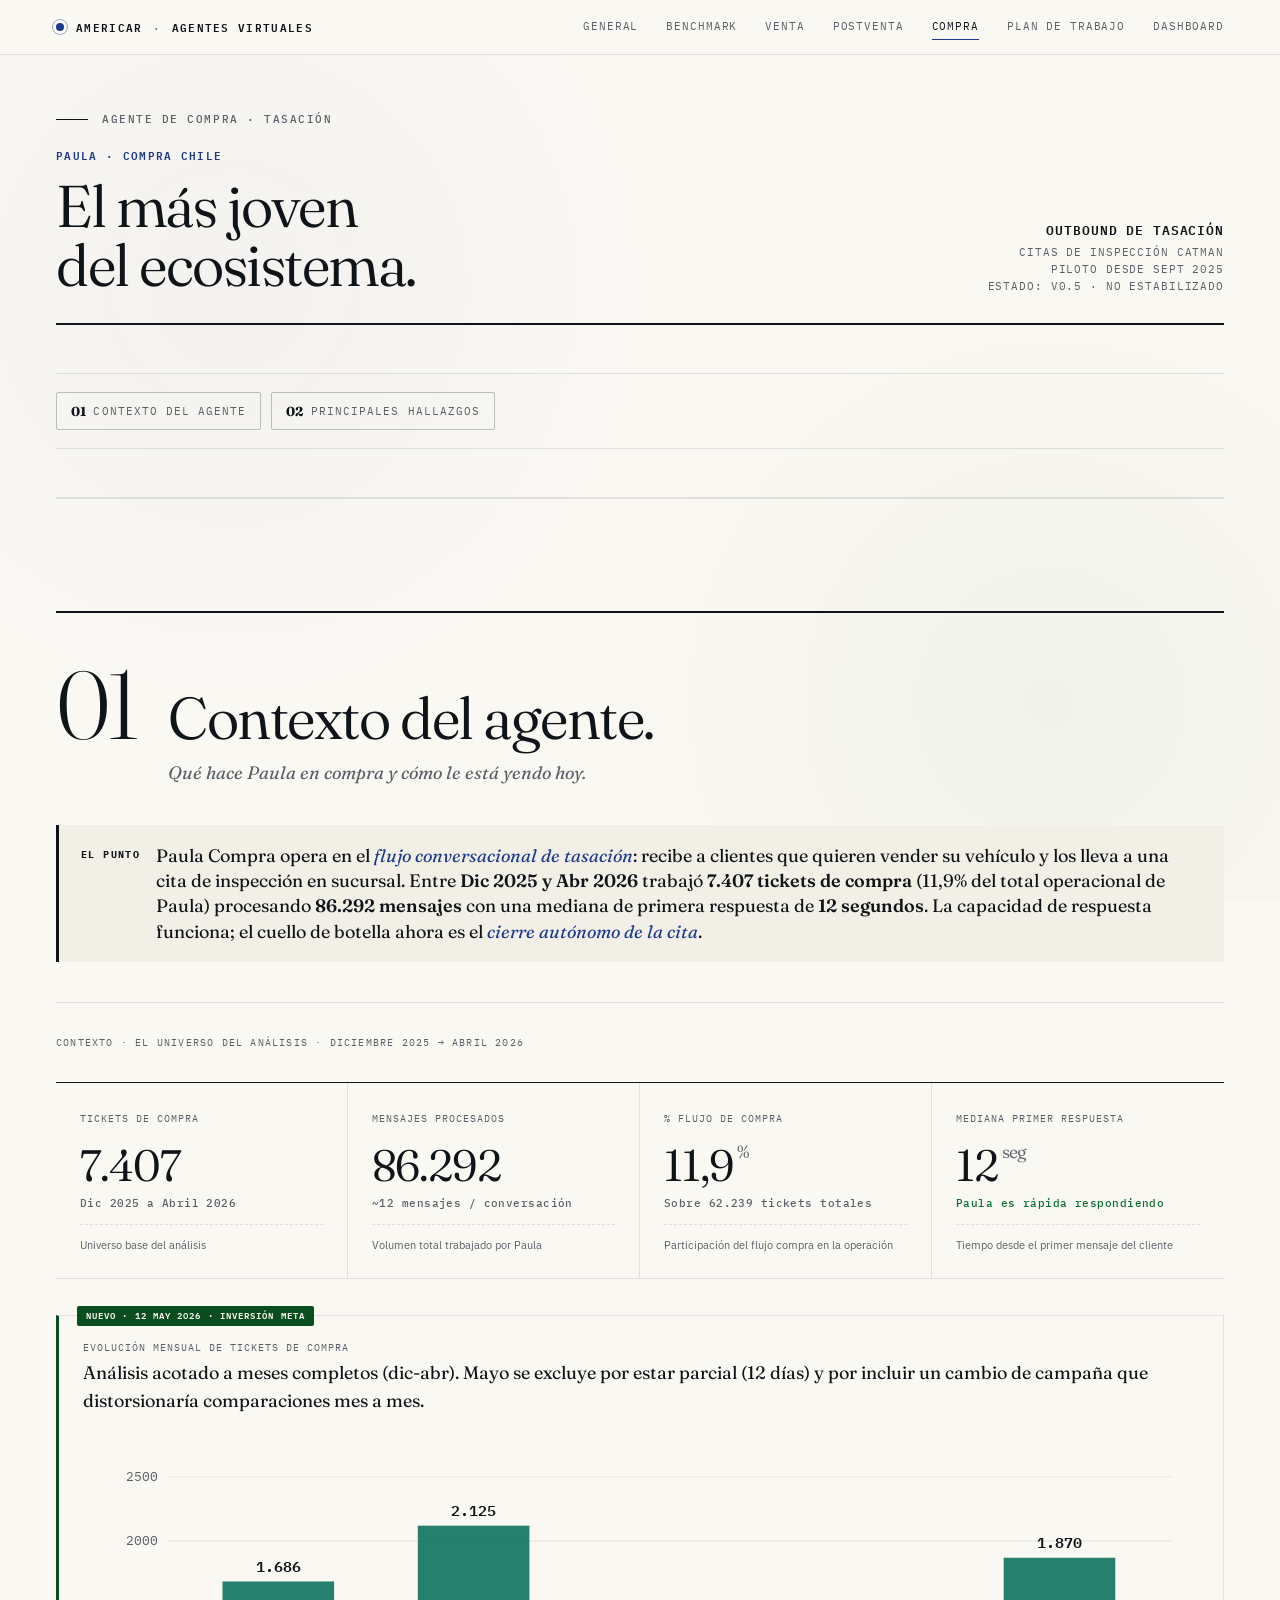
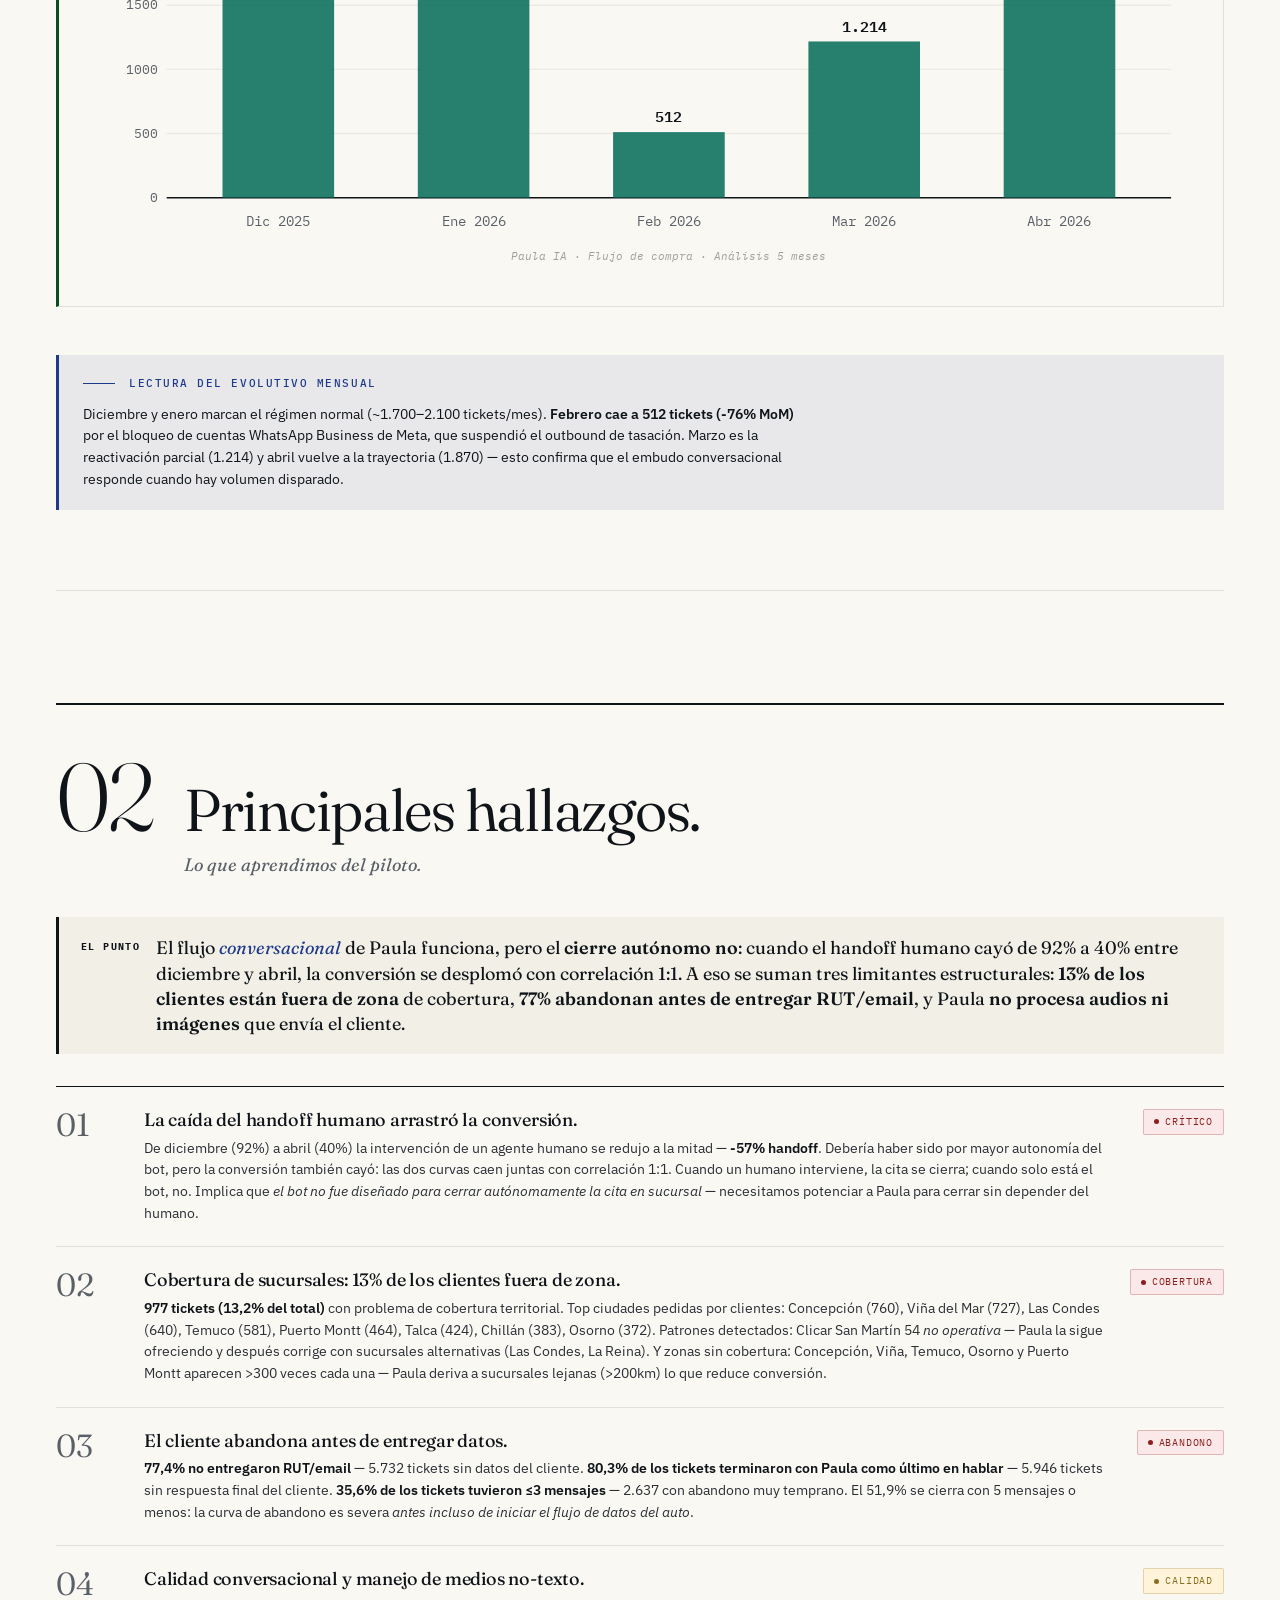
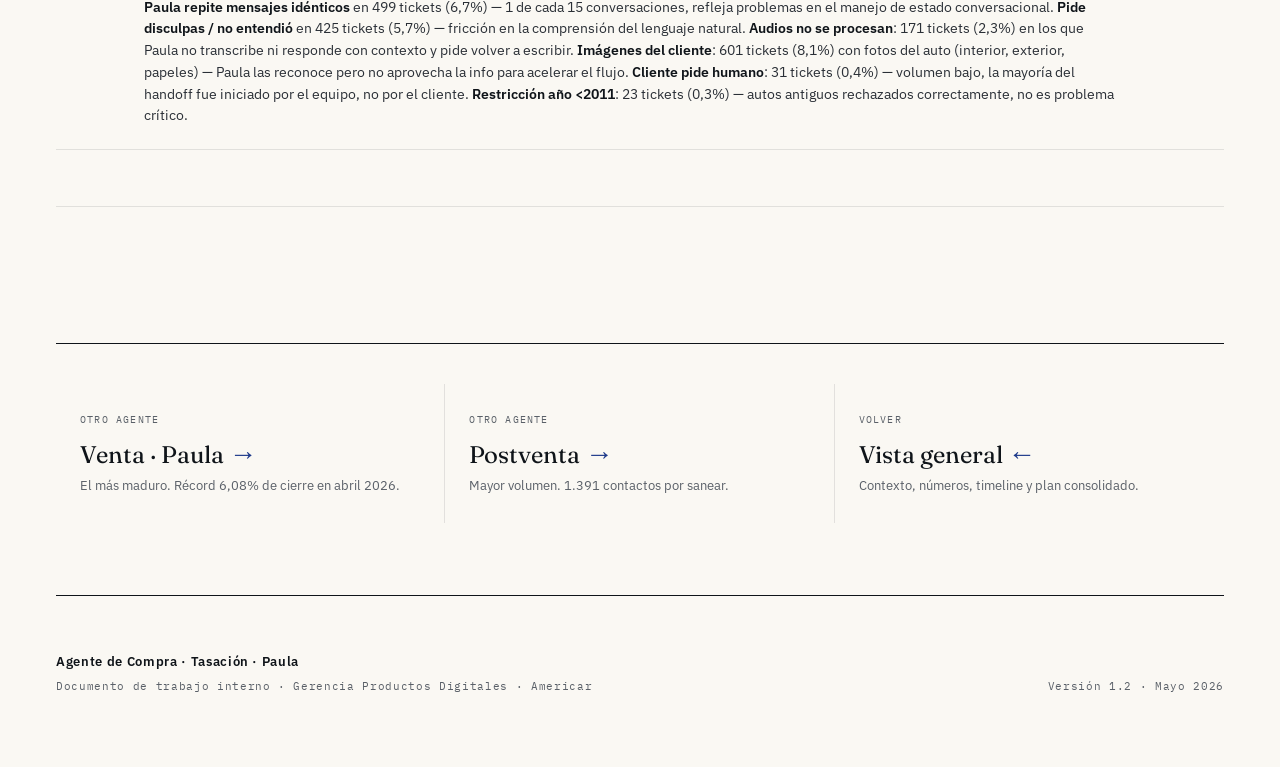
<file: compra.html>
<!DOCTYPE html>
<html lang="es">
<head>
<meta charset="UTF-8">
<meta name="viewport" content="width=device-width, initial-scale=1.0">
<title>Agente de Compra · Tasación · Americar Chile</title>
<link rel="preconnect" href="https://fonts.googleapis.com">
<link rel="preconnect" href="https://fonts.gstatic.com" crossorigin>
<link href="https://fonts.googleapis.com/css2?family=Fraunces:opsz,wght,SOFT@9..144,300;9..144,400;9..144,500;9..144,600;9..144,700&family=IBM+Plex+Mono:wght@300;400;500;600&family=IBM+Plex+Sans:wght@300;400;500;600;700&display=swap" rel="stylesheet">
<link rel="stylesheet" href="assets/styles.css?v=14">
</head>
<body>

<header class="topnav">
  <div class="topnav-inner">
    <a href="index.html" class="brand">
      <span class="dot"></span>
      <span>Americar <span class="sep">·</span> <span class="meta-hide">Agentes Virtuales</span></span>
    </a>
    <nav class="nav-links">
      <a href="index.html">General</a>
      <a href="benchmark.html">Benchmark</a>
      <a href="venta.html">Venta</a>
      <a href="postventa.html">Postventa</a>
      <a href="compra.html" class="active">Compra</a>
      <a href="plan.html">Plan de trabajo</a>
      <a href="dashboard.html">Dashboard</a>
    </nav>
  </div>
</header>

<div class="shell">

<section class="page-header first">
  <div class="eyebrow">Agente de compra · Tasación</div>

  <div class="agent-header">
    <div>
      <span class="agent-name">Paula · Compra Chile</span>
      <h2>El más joven<br>del ecosistema.</h2>
    </div>
    <div class="meta">
      <strong>Outbound de tasación</strong>
      Citas de inspección Catman<br>
      Piloto desde Sept 2025<br>
      Estado: v0.5 · No estabilizado
    </div>
  </div>

  <nav class="page-toc" aria-label="Índice de la página">
    <a href="#contexto"><span class="toc-num">01</span> Contexto del agente</a>
    <a href="#hallazgos"><span class="toc-num">02</span> Principales hallazgos</a>
  </nav>
</section>

<!-- ============ 01 · CONTEXTO ============ -->
<section id="contexto">
  <div class="section-banner">
    <div class="num-big">01</div>
    <div>
      <h2>Contexto del agente.</h2>
      <div class="punto">Qué hace Paula en compra y cómo le está yendo hoy.</div>
    </div>
  </div>

  <div class="punto-clave">
    <div class="pc-label">El punto</div>
    <div class="pc-text">
      Paula Compra opera en el <em>flujo conversacional de tasación</em>: recibe a clientes que quieren vender su vehículo y los lleva a una cita de inspección en sucursal. Entre <strong>Dic 2025 y Abr 2026</strong> trabajó <strong>7.407 tickets de compra</strong> (11,9% del total operacional de Paula) procesando <strong>86.292 mensajes</strong> con una mediana de primera respuesta de <strong>12 segundos</strong>. La capacidad de respuesta funciona; el cuello de botella ahora es el <em>cierre autónomo de la cita</em>.
    </div>
  </div>

  <div class="panel">
    <div class="panel-eyebrow">Contexto · El universo del análisis · Diciembre 2025 → Abril 2026</div>
    <div class="kpi-grid mt-32">
      <div class="kpi">
        <div class="label">Tickets de compra</div>
        <div class="value">7.407</div>
        <div class="delta">Dic 2025 a Abril 2026</div>
        <div class="footnote">Universo base del análisis</div>
      </div>
      <div class="kpi">
        <div class="label">Mensajes procesados</div>
        <div class="value">86.292</div>
        <div class="delta">~12 mensajes / conversación</div>
        <div class="footnote">Volumen total trabajado por Paula</div>
      </div>
      <div class="kpi">
        <div class="label">% Flujo de compra</div>
        <div class="value">11,9<span class="unit">%</span></div>
        <div class="delta">Sobre 62.239 tickets totales</div>
        <div class="footnote">Participación del flujo compra en la operación</div>
      </div>
      <div class="kpi">
        <div class="label">Mediana primer respuesta</div>
        <div class="value">12<span class="unit">seg</span></div>
        <div class="delta pos">Paula es rápida respondiendo</div>
        <div class="footnote">Tiempo desde el primer mensaje del cliente</div>
      </div>
    </div>

    <div class="chart-wrap is-new mt-48">
      <div class="chart-title">Evolución mensual de tickets de compra</div>
      <div class="chart-sub">Análisis acotado a meses completos (dic-abr). Mayo se excluye por estar parcial (12 días) y por incluir un cambio de campaña que distorsionaría comparaciones mes a mes.</div>
      <svg viewBox="0 0 800 320" width="100%" preserveAspectRatio="xMidYMid meet" style="display:block;">
        <g stroke="rgba(15,20,25,0.06)" stroke-width="1">
          <line x1="60" y1="30" x2="780" y2="30"/>
          <line x1="60" y1="76" x2="780" y2="76"/>
          <line x1="60" y1="122" x2="780" y2="122"/>
          <line x1="60" y1="168" x2="780" y2="168"/>
          <line x1="60" y1="214" x2="780" y2="214"/>
        </g>
        <g font-family="IBM Plex Mono" font-size="9" fill="#5A6068" text-anchor="end">
          <text x="54" y="33">2500</text>
          <text x="54" y="79">2000</text>
          <text x="54" y="125">1500</text>
          <text x="54" y="171">1000</text>
          <text x="54" y="217">500</text>
          <text x="54" y="263">0</text>
        </g>
        <line x1="60" y1="260" x2="780" y2="260" stroke="#0F1419" stroke-width="1"/>
        <g fill="#0A6E5C" fill-opacity="0.88">
          <rect x="100" y="105" width="80" height="155"/>
          <rect x="240" y="65" width="80" height="195"/>
          <rect x="380" y="213" width="80" height="47"/>
          <rect x="520" y="148" width="80" height="112"/>
          <rect x="660" y="88" width="80" height="172"/>
        </g>
        <g font-family="IBM Plex Mono" font-size="11" fill="#0F1419" font-weight="600" text-anchor="middle">
          <text x="140" y="98">1.686</text>
          <text x="280" y="58">2.125</text>
          <text x="420" y="206">512</text>
          <text x="560" y="141">1.214</text>
          <text x="700" y="81">1.870</text>
        </g>
        <g font-family="IBM Plex Mono" font-size="10" fill="#5A6068" text-anchor="middle">
          <text x="140" y="280">Dic 2025</text>
          <text x="280" y="280">Ene 2026</text>
          <text x="420" y="280">Feb 2026</text>
          <text x="560" y="280">Mar 2026</text>
          <text x="700" y="280">Abr 2026</text>
        </g>
        <text x="420" y="305" font-family="IBM Plex Mono" font-size="8" fill="#9A9F9C" text-anchor="middle" font-style="italic">Paula IA · Flujo de compra · Análisis 5 meses</text>
      </svg>
    </div>

    <div class="callout mt-48">
      <div class="eyebrow">Lectura del evolutivo mensual</div>
      <p>
        Diciembre y enero marcan el régimen normal (~1.700–2.100 tickets/mes). <strong>Febrero cae a 512 tickets (-76% MoM)</strong> por el bloqueo de cuentas WhatsApp Business de Meta, que suspendió el outbound de tasación. Marzo es la reactivación parcial (1.214) y abril vuelve a la trayectoria (1.870) — esto confirma que el embudo conversacional responde cuando hay volumen disparado.
      </p>
    </div>
  </div>
</section>

<!-- ============ 02 · HALLAZGOS ============ -->
<section id="hallazgos">
  <div class="section-banner">
    <div class="num-big">02</div>
    <div>
      <h2>Principales hallazgos.</h2>
      <div class="punto">Lo que aprendimos del piloto.</div>
    </div>
  </div>

  <div class="punto-clave">
    <div class="pc-label">El punto</div>
    <div class="pc-text">
      El flujo <em>conversacional</em> de Paula funciona, pero el <strong>cierre autónomo no</strong>: cuando el handoff humano cayó de 92% a 40% entre diciembre y abril, la conversión se desplomó con correlación 1:1. A eso se suman tres limitantes estructurales: <strong>13% de los clientes están fuera de zona</strong> de cobertura, <strong>77% abandonan antes de entregar RUT/email</strong>, y Paula <strong>no procesa audios ni imágenes</strong> que envía el cliente.
    </div>
  </div>

  <div class="findings mt-32">
    <div class="finding">
      <div class="num">01</div>
      <div>
        <h4>La caída del handoff humano arrastró la conversión.</h4>
        <p>De diciembre (92%) a abril (40%) la intervención de un agente humano se redujo a la mitad — <strong>-57% handoff</strong>. Debería haber sido por mayor autonomía del bot, pero la conversión también cayó: las dos curvas caen juntas con correlación 1:1. Cuando un humano interviene, la cita se cierra; cuando solo está el bot, no. Implica que <em>el bot no fue diseñado para cerrar autónomamente la cita en sucursal</em> — necesitamos potenciar a Paula para cerrar sin depender del humano.</p>
      </div>
      <div class="meta"><span class="tag neg"><span class="dot"></span>Crítico</span></div>
    </div>
    <div class="finding">
      <div class="num">02</div>
      <div>
        <h4>Cobertura de sucursales: 13% de los clientes fuera de zona.</h4>
        <p><strong>977 tickets (13,2% del total)</strong> con problema de cobertura territorial. Top ciudades pedidas por clientes: Concepción (760), Viña del Mar (727), Las Condes (640), Temuco (581), Puerto Montt (464), Talca (424), Chillán (383), Osorno (372). Patrones detectados: Clicar San Martín 54 <em>no operativa</em> — Paula la sigue ofreciendo y después corrige con sucursales alternativas (Las Condes, La Reina). Y zonas sin cobertura: Concepción, Viña, Temuco, Osorno y Puerto Montt aparecen &gt;300 veces cada una — Paula deriva a sucursales lejanas (&gt;200km) lo que reduce conversión.</p>
      </div>
      <div class="meta"><span class="tag neg"><span class="dot"></span>Cobertura</span></div>
    </div>
    <div class="finding">
      <div class="num">03</div>
      <div>
        <h4>El cliente abandona antes de entregar datos.</h4>
        <p><strong>77,4% no entregaron RUT/email</strong> — 5.732 tickets sin datos del cliente. <strong>80,3% de los tickets terminaron con Paula como último en hablar</strong> — 5.946 tickets sin respuesta final del cliente. <strong>35,6% de los tickets tuvieron ≤3 mensajes</strong> — 2.637 con abandono muy temprano. El 51,9% se cierra con 5 mensajes o menos: la curva de abandono es severa <em>antes incluso de iniciar el flujo de datos del auto</em>.</p>
      </div>
      <div class="meta"><span class="tag neg"><span class="dot"></span>Abandono</span></div>
    </div>
    <div class="finding">
      <div class="num">04</div>
      <div>
        <h4>Calidad conversacional y manejo de medios no-texto.</h4>
        <p><strong>Paula repite mensajes idénticos</strong> en 499 tickets (6,7%) — 1 de cada 15 conversaciones, refleja problemas en el manejo de estado conversacional. <strong>Pide disculpas / no entendió</strong> en 425 tickets (5,7%) — fricción en la comprensión del lenguaje natural. <strong>Audios no se procesan</strong>: 171 tickets (2,3%) en los que Paula no transcribe ni responde con contexto y pide volver a escribir. <strong>Imágenes del cliente</strong>: 601 tickets (8,1%) con fotos del auto (interior, exterior, papeles) — Paula las reconoce pero no aprovecha la info para acelerar el flujo. <strong>Cliente pide humano</strong>: 31 tickets (0,4%) — volumen bajo, la mayoría del handoff fue iniciado por el equipo, no por el cliente. <strong>Restricción año &lt;2011</strong>: 23 tickets (0,3%) — autos antiguos rechazados correctamente, no es problema crítico.</p>
      </div>
      <div class="meta"><span class="tag neu"><span class="dot"></span>Calidad</span></div>
    </div>
  </div>
</section>


<!-- BENCHMARKING removed: ahora vive en index.html (General) -->

<section id="explorar">
  <div class="next-nav">
    <a href="venta.html" class="next-nav-card">
      <div class="nn-label">Otro agente</div>
      <div class="nn-title">Venta · Paula <span class="nn-arrow">→</span></div>
      <div class="nn-desc">El más maduro. Récord 6,08% de cierre en abril 2026.</div>
    </a>
    <a href="postventa.html" class="next-nav-card">
      <div class="nn-label">Otro agente</div>
      <div class="nn-title">Postventa <span class="nn-arrow">→</span></div>
      <div class="nn-desc">Mayor volumen. 1.391 contactos por sanear.</div>
    </a>
    <a href="index.html" class="next-nav-card">
      <div class="nn-label">Volver</div>
      <div class="nn-title">Vista general <span class="nn-arrow">←</span></div>
      <div class="nn-desc">Contexto, números, timeline y plan consolidado.</div>
    </a>
  </div>
</section>

<footer>
  <div class="doc-meta">
    <strong>Agente de Compra · Tasación · Paula</strong>
    Documento de trabajo interno · Gerencia Productos Digitales · Americar
  </div>
  <div class="sig">
    Versión 1.2 · Mayo 2026
  </div>
</footer>

</div>

<script>
document.documentElement.classList.add('js-on');
const reveals = document.querySelectorAll('.panel, .kpi-grid, .findings, .roadmap, .funnel, .chart-wrap, .headline-stat, .quote-grid, .callout, .story-cols, .placeholder, .next-nav, .plan-blocks, .section-banner, .punto-clave');
reveals.forEach(el => el.classList.add('reveal'));
const revObs = new IntersectionObserver((entries) => {
  entries.forEach(entry => {
    if (entry.isIntersecting) {
      entry.target.classList.add('in');
      revObs.unobserve(entry.target);
    }
  });
}, { threshold: 0.08 });
reveals.forEach(el => revObs.observe(el));
</script>

</body>
</html>
</file>
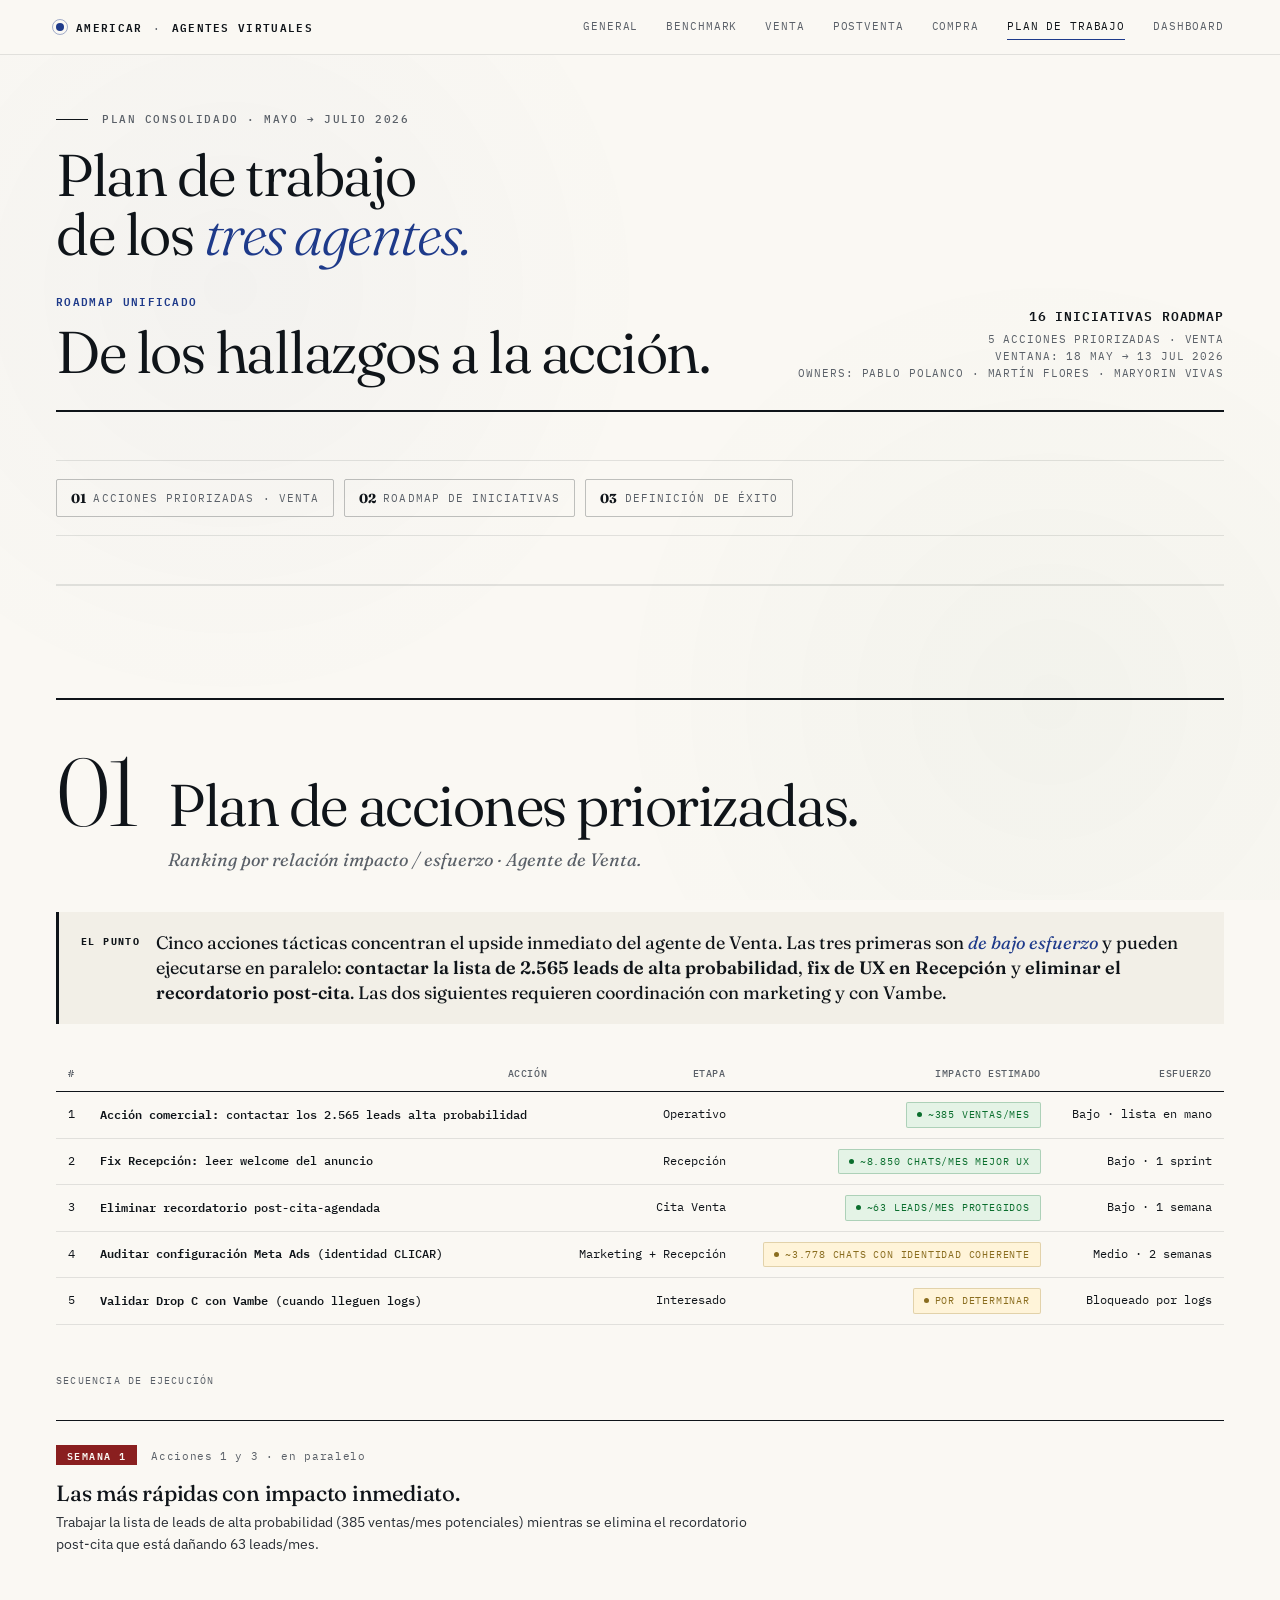
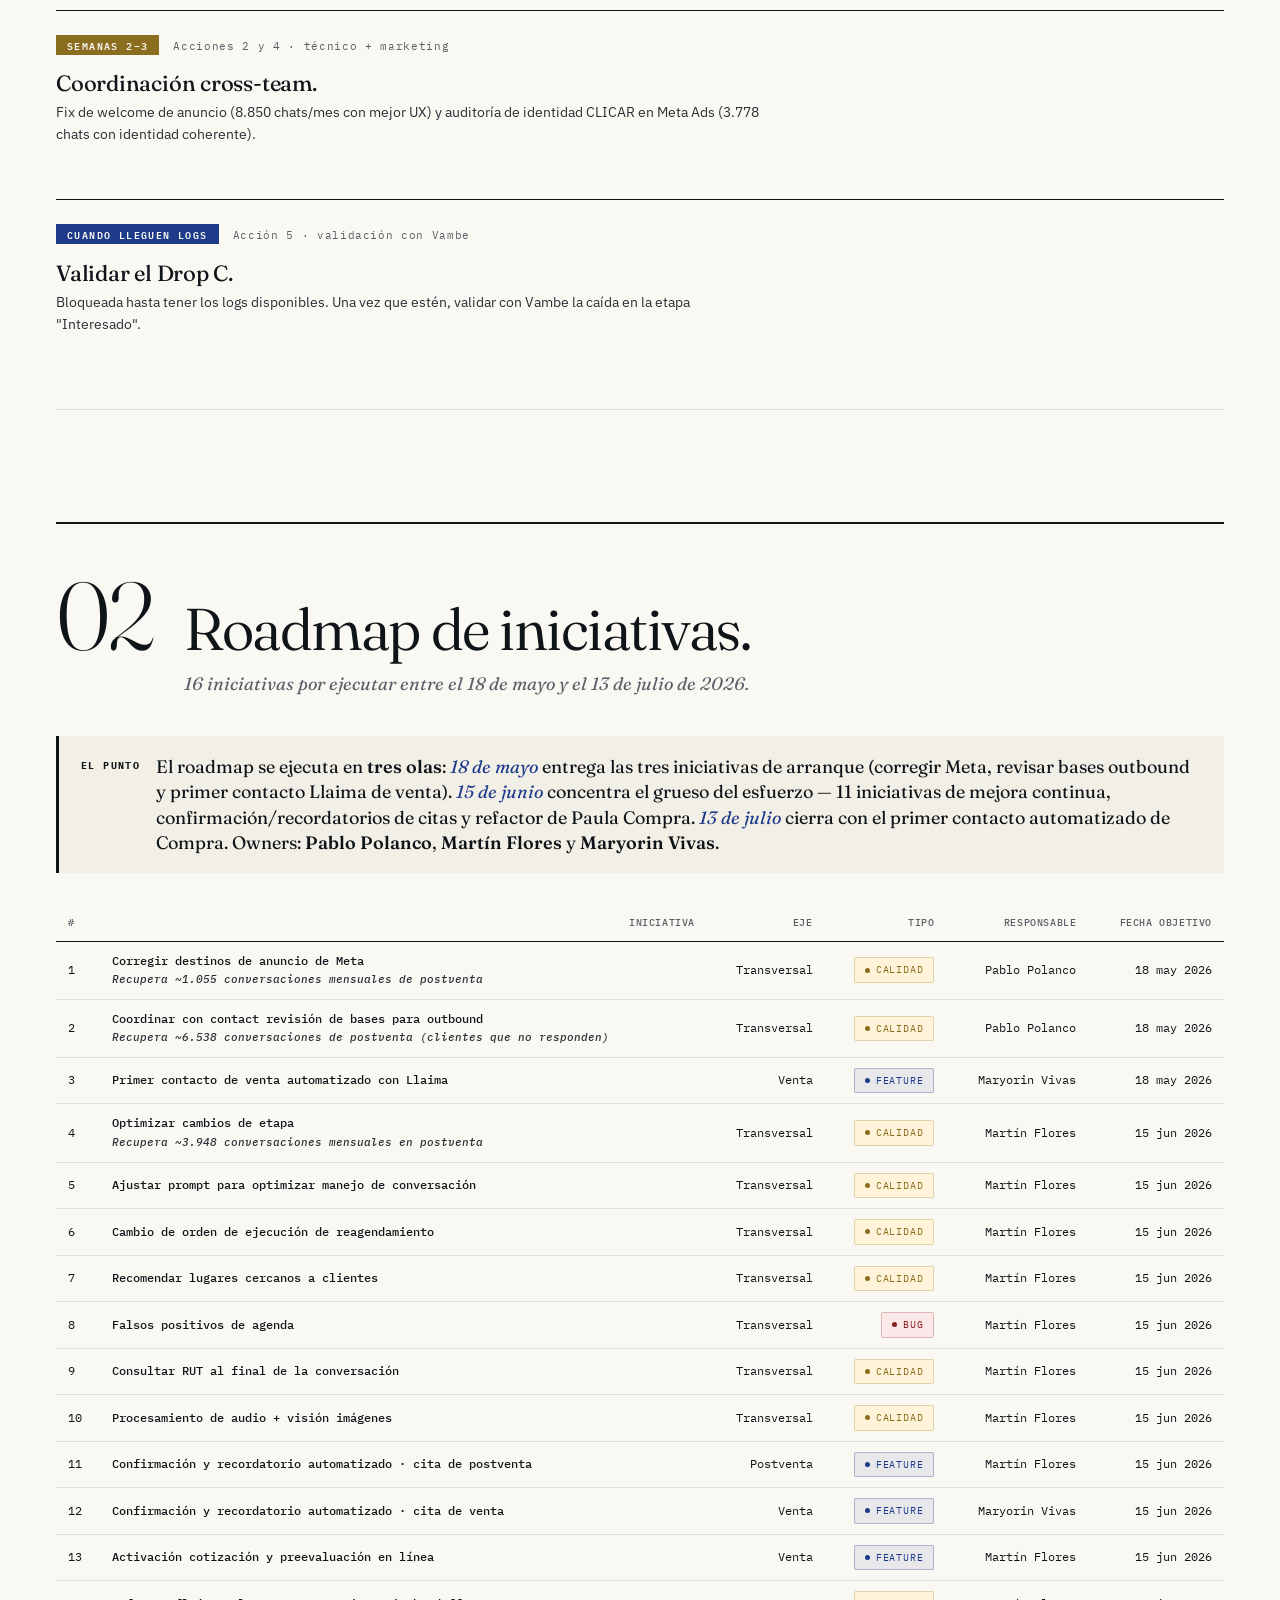
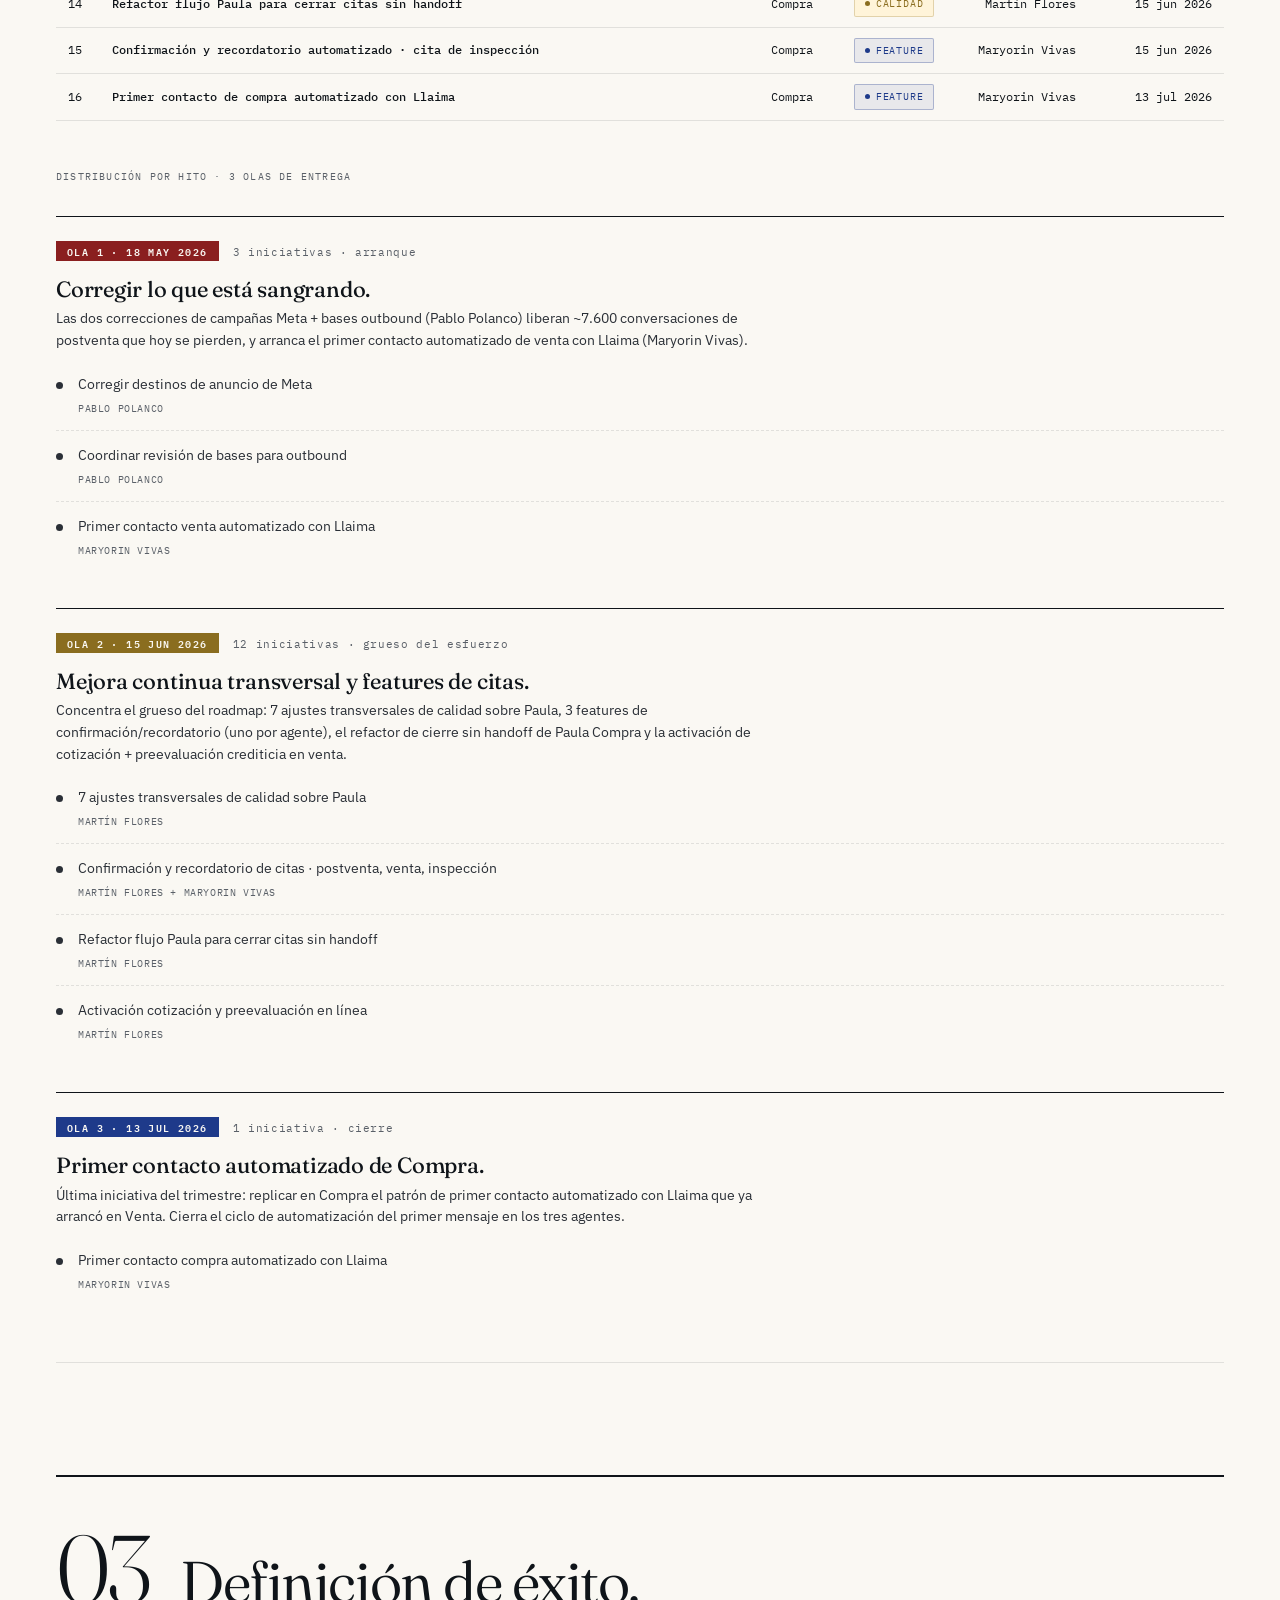
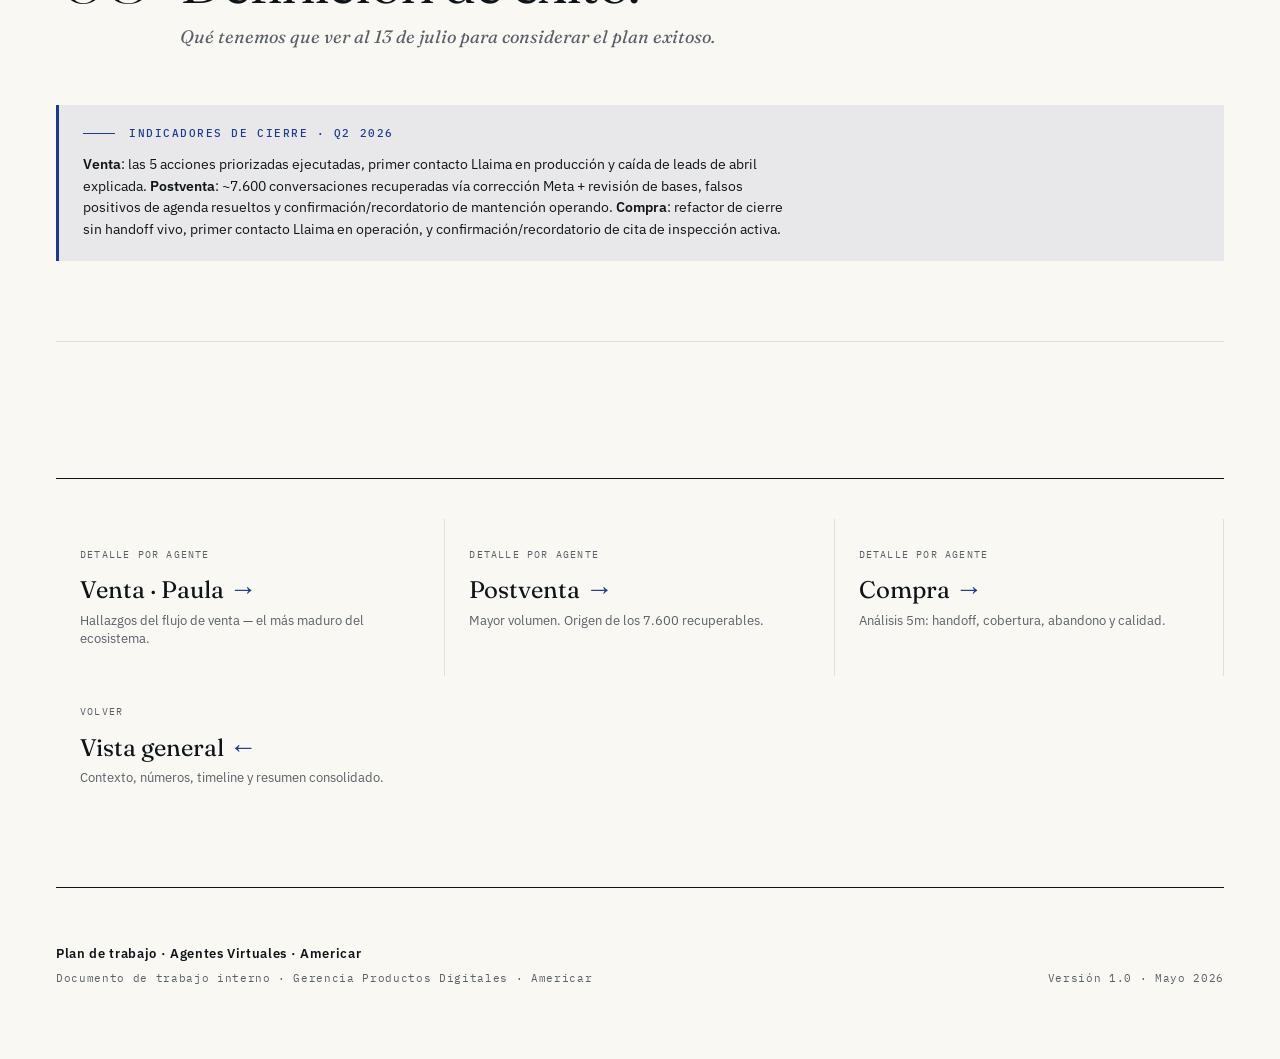
<file: plan.html>
<!DOCTYPE html>
<html lang="es">
<head>
<meta charset="UTF-8">
<meta name="viewport" content="width=device-width, initial-scale=1.0">
<title>Plan de trabajo · Agentes Virtuales · Americar</title>
<link rel="preconnect" href="https://fonts.googleapis.com">
<link rel="preconnect" href="https://fonts.gstatic.com" crossorigin>
<link href="https://fonts.googleapis.com/css2?family=Fraunces:opsz,wght,SOFT@9..144,300;9..144,400;9..144,500;9..144,600;9..144,700&family=IBM+Plex+Mono:wght@300;400;500;600&family=IBM+Plex+Sans:wght@300;400;500;600;700&display=swap" rel="stylesheet">
<link rel="stylesheet" href="assets/styles.css?v=14">
</head>
<body>

<header class="topnav">
  <div class="topnav-inner">
    <a href="index.html" class="brand">
      <span class="dot"></span>
      <span>Americar <span class="sep">·</span> <span class="meta-hide">Agentes Virtuales</span></span>
    </a>
    <nav class="nav-links">
      <a href="index.html">General</a>
      <a href="benchmark.html">Benchmark</a>
      <a href="venta.html">Venta</a>
      <a href="postventa.html">Postventa</a>
      <a href="compra.html">Compra</a>
      <a href="plan.html" class="active">Plan de trabajo</a>
      <a href="dashboard.html">Dashboard</a>
    </nav>
  </div>
</header>

<div class="shell">

<section class="page-header first">
  <div class="eyebrow">Plan consolidado · Mayo → Julio 2026</div>
  <h2>Plan de trabajo<br>de los <em>tres agentes.</em></h2>

  <div class="agent-header">
    <div>
      <span class="agent-name">Roadmap unificado</span>
      <h2>De los hallazgos a la acción.</h2>
    </div>
    <div class="meta">
      <strong>16 iniciativas roadmap</strong>
      5 acciones priorizadas · Venta<br>
      Ventana: 18 may → 13 jul 2026<br>
      Owners: Pablo Polanco · Martín Flores · Maryorin Vivas
    </div>
  </div>

  <nav class="page-toc" aria-label="Índice de la página">
    <a href="#priorizadas"><span class="toc-num">01</span> Acciones priorizadas · Venta</a>
    <a href="#roadmap"><span class="toc-num">02</span> Roadmap de iniciativas</a>
    <a href="#exito"><span class="toc-num">03</span> Definición de éxito</a>
  </nav>
</section>

<!-- ============ 01 · ACCIONES PRIORIZADAS ============ -->
<section id="priorizadas">
  <div class="section-banner">
    <div class="num-big">01</div>
    <div>
      <h2>Plan de acciones priorizadas.</h2>
      <div class="punto">Ranking por relación impacto / esfuerzo · Agente de Venta.</div>
    </div>
  </div>

  <div class="punto-clave">
    <div class="pc-label">El punto</div>
    <div class="pc-text">
      Cinco acciones tácticas concentran el upside inmediato del agente de Venta. Las tres primeras son <em>de bajo esfuerzo</em> y pueden ejecutarse en paralelo: <strong>contactar la lista de 2.565 leads de alta probabilidad</strong>, <strong>fix de UX en Recepción</strong> y <strong>eliminar el recordatorio post-cita</strong>. Las dos siguientes requieren coordinación con marketing y con Vambe.
    </div>
  </div>

  <table class="data-table mt-32">
    <thead>
      <tr><th>#</th><th>Acción</th><th>Etapa</th><th>Impacto estimado</th><th>Esfuerzo</th></tr>
    </thead>
    <tbody>
      <tr>
        <td>1</td>
        <td class="row-label" style="text-align:left;"><strong>Acción comercial:</strong> contactar los 2.565 leads alta probabilidad</td>
        <td>Operativo</td>
        <td><span class="tag pos"><span class="dot"></span>~385 ventas/mes</span></td>
        <td>Bajo · lista en mano</td>
      </tr>
      <tr>
        <td>2</td>
        <td class="row-label" style="text-align:left;"><strong>Fix Recepción:</strong> leer welcome del anuncio</td>
        <td>Recepción</td>
        <td><span class="tag pos"><span class="dot"></span>~8.850 chats/mes mejor UX</span></td>
        <td>Bajo · 1 sprint</td>
      </tr>
      <tr>
        <td>3</td>
        <td class="row-label" style="text-align:left;"><strong>Eliminar recordatorio</strong> post-cita-agendada</td>
        <td>Cita Venta</td>
        <td><span class="tag pos"><span class="dot"></span>~63 leads/mes protegidos</span></td>
        <td>Bajo · 1 semana</td>
      </tr>
      <tr>
        <td>4</td>
        <td class="row-label" style="text-align:left;"><strong>Auditar configuración Meta Ads</strong> (identidad CLICAR)</td>
        <td>Marketing + Recepción</td>
        <td><span class="tag neu"><span class="dot"></span>~3.778 chats con identidad coherente</span></td>
        <td>Medio · 2 semanas</td>
      </tr>
      <tr>
        <td>5</td>
        <td class="row-label" style="text-align:left;"><strong>Validar Drop C con Vambe</strong> (cuando lleguen logs)</td>
        <td>Interesado</td>
        <td><span class="tag neu"><span class="dot"></span>Por determinar</span></td>
        <td>Bloqueado por logs</td>
      </tr>
    </tbody>
  </table>

  <div class="panel-eyebrow mt-48">Secuencia de ejecución</div>

  <div class="plan-blocks mt-32">

    <div class="plan-block">
      <div class="plan-block-header">
        <span class="plan-block-tag cp">Semana 1</span>
        <span class="plan-block-window">Acciones 1 y 3 · en paralelo</span>
      </div>
      <h3>Las más rápidas con impacto inmediato.</h3>
      <p class="plan-block-desc">Trabajar la lista de leads de alta probabilidad (385 ventas/mes potenciales) mientras se elimina el recordatorio post-cita que está dañando 63 leads/mes.</p>
    </div>

    <div class="plan-block">
      <div class="plan-block-header">
        <span class="plan-block-tag mp">Semanas 2–3</span>
        <span class="plan-block-window">Acciones 2 y 4 · técnico + marketing</span>
      </div>
      <h3>Coordinación cross-team.</h3>
      <p class="plan-block-desc">Fix de welcome de anuncio (8.850 chats/mes con mejor UX) y auditoría de identidad CLICAR en Meta Ads (3.778 chats con identidad coherente).</p>
    </div>

    <div class="plan-block">
      <div class="plan-block-header">
        <span class="plan-block-tag lp">Cuando lleguen logs</span>
        <span class="plan-block-window">Acción 5 · validación con Vambe</span>
      </div>
      <h3>Validar el Drop C.</h3>
      <p class="plan-block-desc">Bloqueada hasta tener los logs disponibles. Una vez que estén, validar con Vambe la caída en la etapa "Interesado".</p>
    </div>

  </div>
</section>

<!-- ============ 02 · ROADMAP DE INICIATIVAS ============ -->
<section id="roadmap">
  <div class="section-banner">
    <div class="num-big">02</div>
    <div>
      <h2>Roadmap de iniciativas.</h2>
      <div class="punto">16 iniciativas por ejecutar entre el 18 de mayo y el 13 de julio de 2026.</div>
    </div>
  </div>

  <div class="punto-clave">
    <div class="pc-label">El punto</div>
    <div class="pc-text">
      El roadmap se ejecuta en <strong>tres olas</strong>: <em>18 de mayo</em> entrega las tres iniciativas de arranque (corregir Meta, revisar bases outbound y primer contacto Llaima de venta). <em>15 de junio</em> concentra el grueso del esfuerzo — 11 iniciativas de mejora continua, confirmación/recordatorios de citas y refactor de Paula Compra. <em>13 de julio</em> cierra con el primer contacto automatizado de Compra. Owners: <strong>Pablo Polanco</strong>, <strong>Martín Flores</strong> y <strong>Maryorin Vivas</strong>.
    </div>
  </div>

  <table class="data-table mt-32">
    <thead>
      <tr><th>#</th><th>Iniciativa</th><th>Eje</th><th>Tipo</th><th>Responsable</th><th>Fecha objetivo</th></tr>
    </thead>
    <tbody>
      <tr>
        <td>1</td>
        <td class="row-label" style="text-align:left;">Corregir destinos de anuncio de Meta<br><span style="font-size:11px;color:var(--ink-soft);font-style:italic;">Recupera ~1.055 conversaciones mensuales de postventa</span></td>
        <td>Transversal</td>
        <td><span class="tag neu"><span class="dot"></span>Calidad</span></td>
        <td>Pablo Polanco</td>
        <td class="mono">18 may 2026</td>
      </tr>
      <tr>
        <td>2</td>
        <td class="row-label" style="text-align:left;">Coordinar con contact revisión de bases para outbound<br><span style="font-size:11px;color:var(--ink-soft);font-style:italic;">Recupera ~6.538 conversaciones de postventa (clientes que no responden)</span></td>
        <td>Transversal</td>
        <td><span class="tag neu"><span class="dot"></span>Calidad</span></td>
        <td>Pablo Polanco</td>
        <td class="mono">18 may 2026</td>
      </tr>
      <tr>
        <td>3</td>
        <td class="row-label" style="text-align:left;">Primer contacto de venta automatizado con Llaima</td>
        <td>Venta</td>
        <td><span class="tag signal"><span class="dot"></span>Feature</span></td>
        <td>Maryorin Vivas</td>
        <td class="mono">18 may 2026</td>
      </tr>
      <tr>
        <td>4</td>
        <td class="row-label" style="text-align:left;">Optimizar cambios de etapa<br><span style="font-size:11px;color:var(--ink-soft);font-style:italic;">Recupera ~3.948 conversaciones mensuales en postventa</span></td>
        <td>Transversal</td>
        <td><span class="tag neu"><span class="dot"></span>Calidad</span></td>
        <td>Martín Flores</td>
        <td class="mono">15 jun 2026</td>
      </tr>
      <tr>
        <td>5</td>
        <td class="row-label" style="text-align:left;">Ajustar prompt para optimizar manejo de conversación</td>
        <td>Transversal</td>
        <td><span class="tag neu"><span class="dot"></span>Calidad</span></td>
        <td>Martín Flores</td>
        <td class="mono">15 jun 2026</td>
      </tr>
      <tr>
        <td>6</td>
        <td class="row-label" style="text-align:left;">Cambio de orden de ejecución de reagendamiento</td>
        <td>Transversal</td>
        <td><span class="tag neu"><span class="dot"></span>Calidad</span></td>
        <td>Martín Flores</td>
        <td class="mono">15 jun 2026</td>
      </tr>
      <tr>
        <td>7</td>
        <td class="row-label" style="text-align:left;">Recomendar lugares cercanos a clientes</td>
        <td>Transversal</td>
        <td><span class="tag neu"><span class="dot"></span>Calidad</span></td>
        <td>Martín Flores</td>
        <td class="mono">15 jun 2026</td>
      </tr>
      <tr>
        <td>8</td>
        <td class="row-label" style="text-align:left;">Falsos positivos de agenda</td>
        <td>Transversal</td>
        <td><span class="tag neg"><span class="dot"></span>Bug</span></td>
        <td>Martín Flores</td>
        <td class="mono">15 jun 2026</td>
      </tr>
      <tr>
        <td>9</td>
        <td class="row-label" style="text-align:left;">Consultar RUT al final de la conversación</td>
        <td>Transversal</td>
        <td><span class="tag neu"><span class="dot"></span>Calidad</span></td>
        <td>Martín Flores</td>
        <td class="mono">15 jun 2026</td>
      </tr>
      <tr>
        <td>10</td>
        <td class="row-label" style="text-align:left;">Procesamiento de audio + visión imágenes</td>
        <td>Transversal</td>
        <td><span class="tag neu"><span class="dot"></span>Calidad</span></td>
        <td>Martín Flores</td>
        <td class="mono">15 jun 2026</td>
      </tr>
      <tr>
        <td>11</td>
        <td class="row-label" style="text-align:left;">Confirmación y recordatorio automatizado · cita de postventa</td>
        <td>Postventa</td>
        <td><span class="tag signal"><span class="dot"></span>Feature</span></td>
        <td>Martín Flores</td>
        <td class="mono">15 jun 2026</td>
      </tr>
      <tr>
        <td>12</td>
        <td class="row-label" style="text-align:left;">Confirmación y recordatorio automatizado · cita de venta</td>
        <td>Venta</td>
        <td><span class="tag signal"><span class="dot"></span>Feature</span></td>
        <td>Maryorin Vivas</td>
        <td class="mono">15 jun 2026</td>
      </tr>
      <tr>
        <td>13</td>
        <td class="row-label" style="text-align:left;">Activación cotización y preevaluación en línea</td>
        <td>Venta</td>
        <td><span class="tag signal"><span class="dot"></span>Feature</span></td>
        <td>Martín Flores</td>
        <td class="mono">15 jun 2026</td>
      </tr>
      <tr>
        <td>14</td>
        <td class="row-label" style="text-align:left;">Refactor flujo Paula para cerrar citas sin handoff</td>
        <td>Compra</td>
        <td><span class="tag neu"><span class="dot"></span>Calidad</span></td>
        <td>Martín Flores</td>
        <td class="mono">15 jun 2026</td>
      </tr>
      <tr>
        <td>15</td>
        <td class="row-label" style="text-align:left;">Confirmación y recordatorio automatizado · cita de inspección</td>
        <td>Compra</td>
        <td><span class="tag signal"><span class="dot"></span>Feature</span></td>
        <td>Maryorin Vivas</td>
        <td class="mono">15 jun 2026</td>
      </tr>
      <tr>
        <td>16</td>
        <td class="row-label" style="text-align:left;">Primer contacto de compra automatizado con Llaima</td>
        <td>Compra</td>
        <td><span class="tag signal"><span class="dot"></span>Feature</span></td>
        <td>Maryorin Vivas</td>
        <td class="mono">13 jul 2026</td>
      </tr>
    </tbody>
  </table>

  <div class="panel-eyebrow mt-48">Distribución por hito · 3 olas de entrega</div>

  <div class="plan-blocks mt-32">

    <div class="plan-block">
      <div class="plan-block-header">
        <span class="plan-block-tag cp">Ola 1 · 18 may 2026</span>
        <span class="plan-block-window">3 iniciativas · arranque</span>
      </div>
      <h3>Corregir lo que está sangrando.</h3>
      <p class="plan-block-desc">Las dos correcciones de campañas Meta + bases outbound (Pablo Polanco) liberan ~7.600 conversaciones de postventa que hoy se pierden, y arranca el primer contacto automatizado de venta con Llaima (Maryorin Vivas).</p>
      <ul class="plan-items">
        <li>Corregir destinos de anuncio de Meta<span class="who">Pablo Polanco</span></li>
        <li>Coordinar revisión de bases para outbound<span class="who">Pablo Polanco</span></li>
        <li>Primer contacto venta automatizado con Llaima<span class="who">Maryorin Vivas</span></li>
      </ul>
    </div>

    <div class="plan-block">
      <div class="plan-block-header">
        <span class="plan-block-tag mp">Ola 2 · 15 jun 2026</span>
        <span class="plan-block-window">12 iniciativas · grueso del esfuerzo</span>
      </div>
      <h3>Mejora continua transversal y features de citas.</h3>
      <p class="plan-block-desc">Concentra el grueso del roadmap: 7 ajustes transversales de calidad sobre Paula, 3 features de confirmación/recordatorio (uno por agente), el refactor de cierre sin handoff de Paula Compra y la activación de cotización + preevaluación crediticia en venta.</p>
      <ul class="plan-items">
        <li>7 ajustes transversales de calidad sobre Paula<span class="who">Martín Flores</span></li>
        <li>Confirmación y recordatorio de citas · postventa, venta, inspección<span class="who">Martín Flores + Maryorin Vivas</span></li>
        <li>Refactor flujo Paula para cerrar citas sin handoff<span class="who">Martín Flores</span></li>
        <li>Activación cotización y preevaluación en línea<span class="who">Martín Flores</span></li>
      </ul>
    </div>

    <div class="plan-block">
      <div class="plan-block-header">
        <span class="plan-block-tag lp">Ola 3 · 13 jul 2026</span>
        <span class="plan-block-window">1 iniciativa · cierre</span>
      </div>
      <h3>Primer contacto automatizado de Compra.</h3>
      <p class="plan-block-desc">Última iniciativa del trimestre: replicar en Compra el patrón de primer contacto automatizado con Llaima que ya arrancó en Venta. Cierra el ciclo de automatización del primer mensaje en los tres agentes.</p>
      <ul class="plan-items">
        <li>Primer contacto compra automatizado con Llaima<span class="who">Maryorin Vivas</span></li>
      </ul>
    </div>

  </div>
</section>

<!-- ============ 03 · DEFINICIÓN DE ÉXITO ============ -->
<section id="exito">
  <div class="section-banner">
    <div class="num-big">03</div>
    <div>
      <h2>Definición de éxito.</h2>
      <div class="punto">Qué tenemos que ver al 13 de julio para considerar el plan exitoso.</div>
    </div>
  </div>

  <div class="callout mt-32">
    <div class="eyebrow">Indicadores de cierre · Q2 2026</div>
    <p>
      <strong>Venta</strong>: las 5 acciones priorizadas ejecutadas, primer contacto Llaima en producción y caída de leads de abril explicada. <strong>Postventa</strong>: ~7.600 conversaciones recuperadas vía corrección Meta + revisión de bases, falsos positivos de agenda resueltos y confirmación/recordatorio de mantención operando. <strong>Compra</strong>: refactor de cierre sin handoff vivo, primer contacto Llaima en operación, y confirmación/recordatorio de cita de inspección activa.
    </p>
  </div>
</section>

<section id="explorar">
  <div class="next-nav">
    <a href="venta.html" class="next-nav-card">
      <div class="nn-label">Detalle por agente</div>
      <div class="nn-title">Venta · Paula <span class="nn-arrow">→</span></div>
      <div class="nn-desc">Hallazgos del flujo de venta — el más maduro del ecosistema.</div>
    </a>
    <a href="postventa.html" class="next-nav-card">
      <div class="nn-label">Detalle por agente</div>
      <div class="nn-title">Postventa <span class="nn-arrow">→</span></div>
      <div class="nn-desc">Mayor volumen. Origen de los 7.600 recuperables.</div>
    </a>
    <a href="compra.html" class="next-nav-card">
      <div class="nn-label">Detalle por agente</div>
      <div class="nn-title">Compra <span class="nn-arrow">→</span></div>
      <div class="nn-desc">Análisis 5m: handoff, cobertura, abandono y calidad.</div>
    </a>
    <a href="index.html" class="next-nav-card">
      <div class="nn-label">Volver</div>
      <div class="nn-title">Vista general <span class="nn-arrow">←</span></div>
      <div class="nn-desc">Contexto, números, timeline y resumen consolidado.</div>
    </a>
  </div>
</section>

<footer>
  <div class="doc-meta">
    <strong>Plan de trabajo · Agentes Virtuales · Americar</strong>
    Documento de trabajo interno · Gerencia Productos Digitales · Americar
  </div>
  <div class="sig">
    Versión 1.0 · Mayo 2026
  </div>
</footer>

</div>

<script>
const reveals = document.querySelectorAll('.page-header, .section-banner, .punto-clave, .data-table, .plan-blocks, .callout, .next-nav, .plan-block');
const io = new IntersectionObserver((entries) => {
  entries.forEach((entry) => {
    if (entry.isIntersecting) {
      entry.target.classList.add('is-visible');
      io.unobserve(entry.target);
    }
  });
}, { threshold: 0.06 });
reveals.forEach((el) => io.observe(el));
</script>

</body>
</html>
</file>
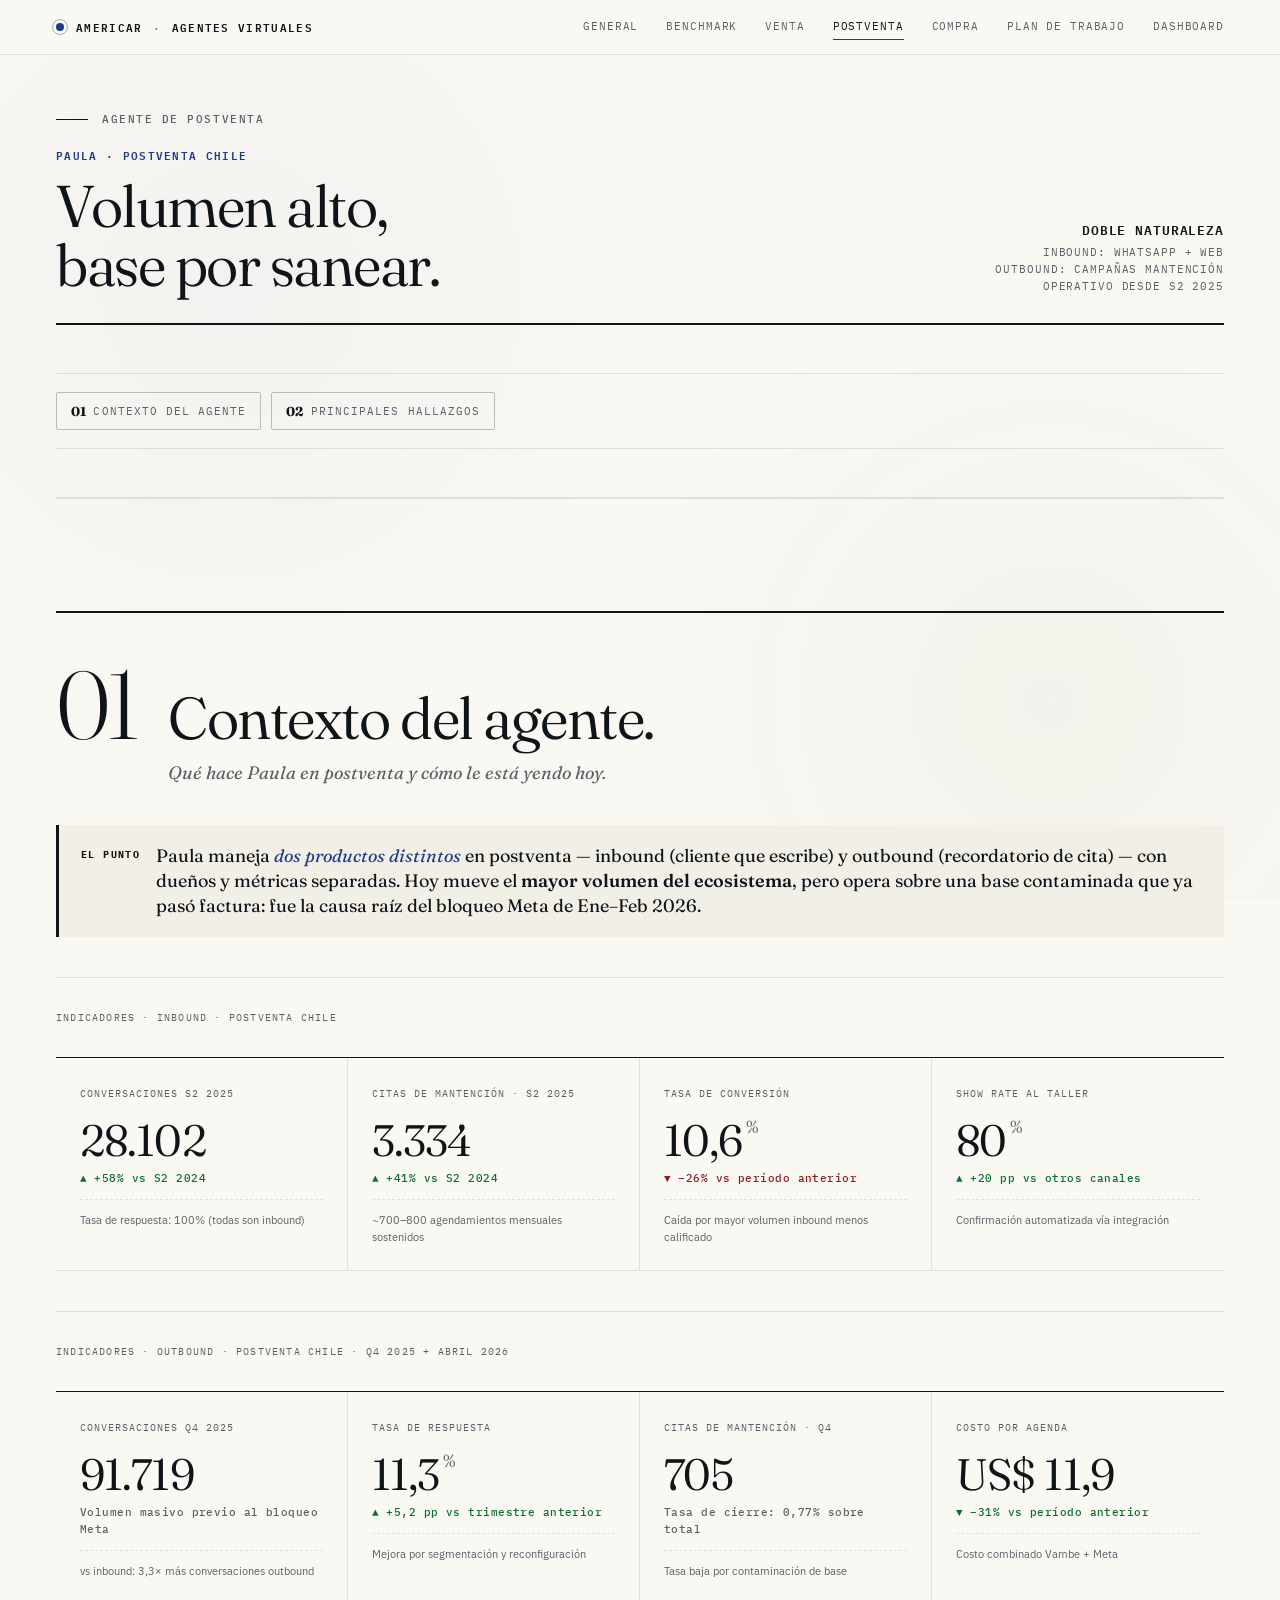
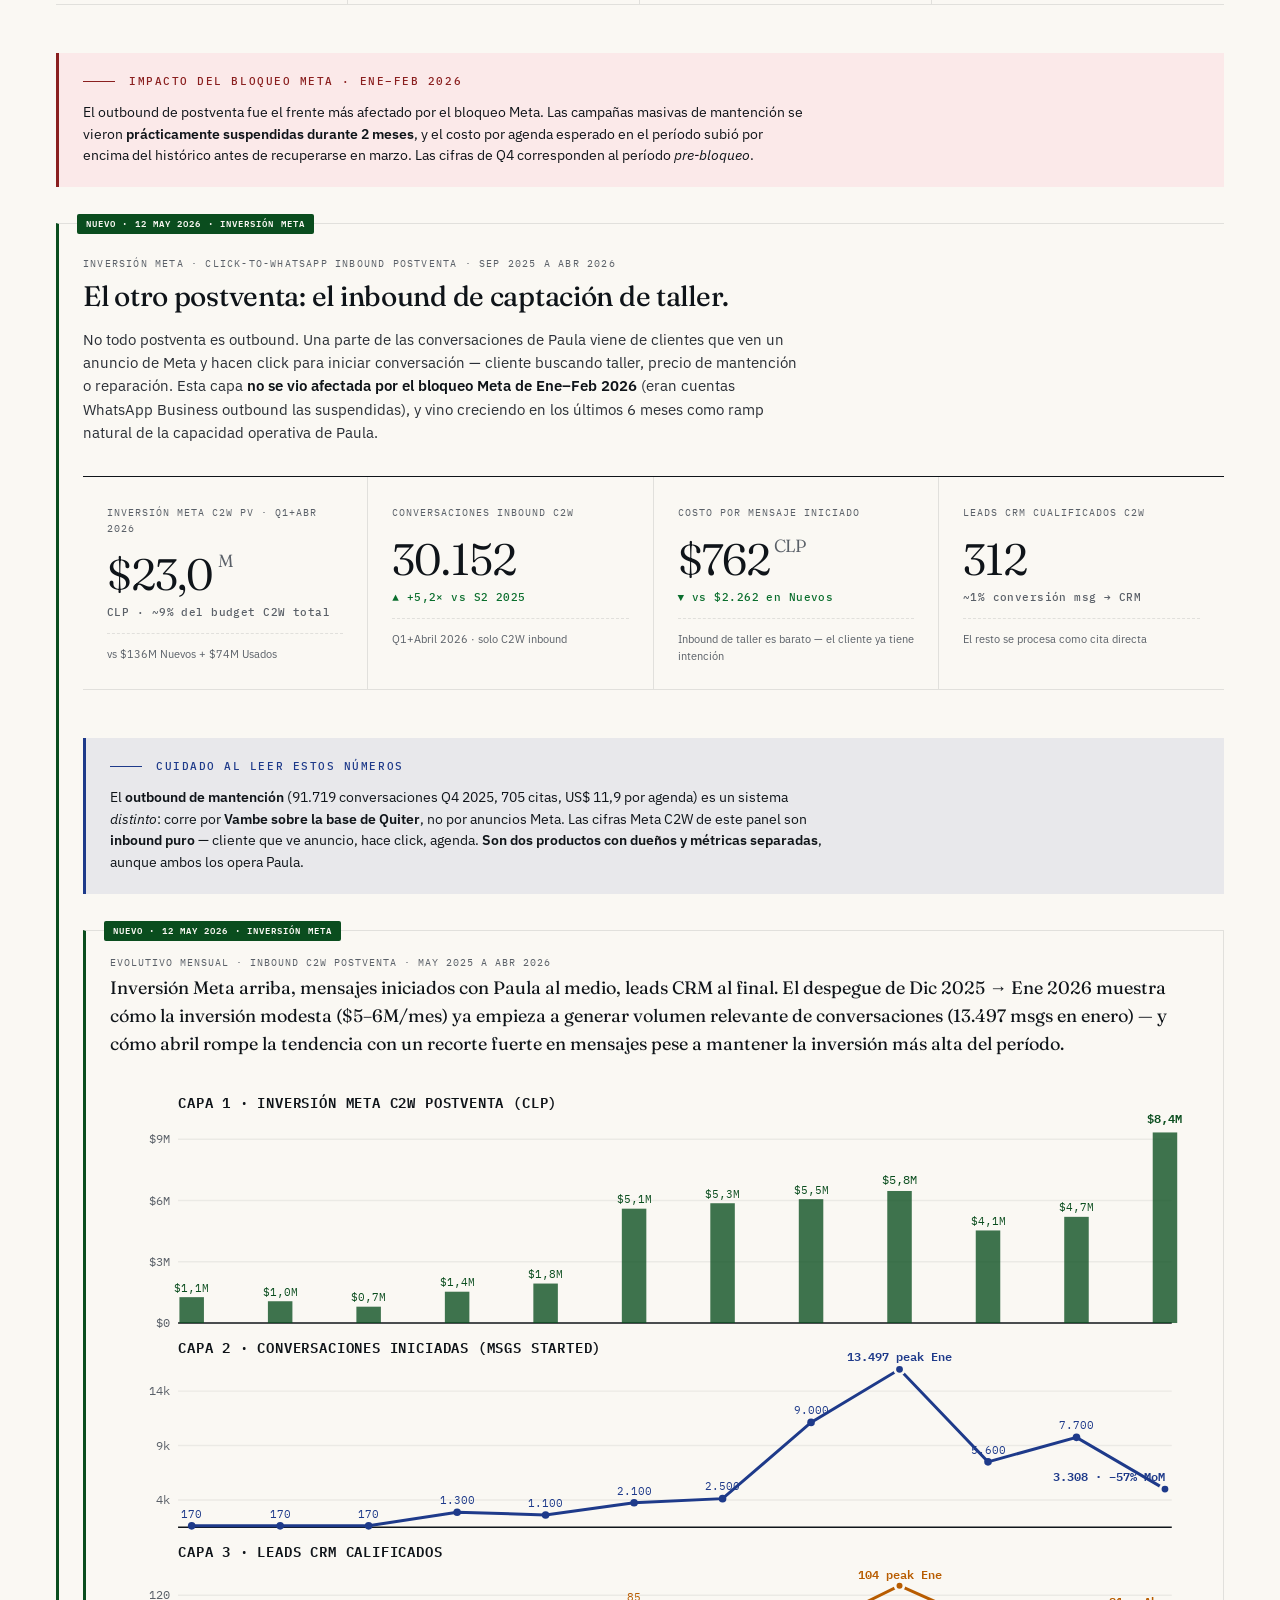
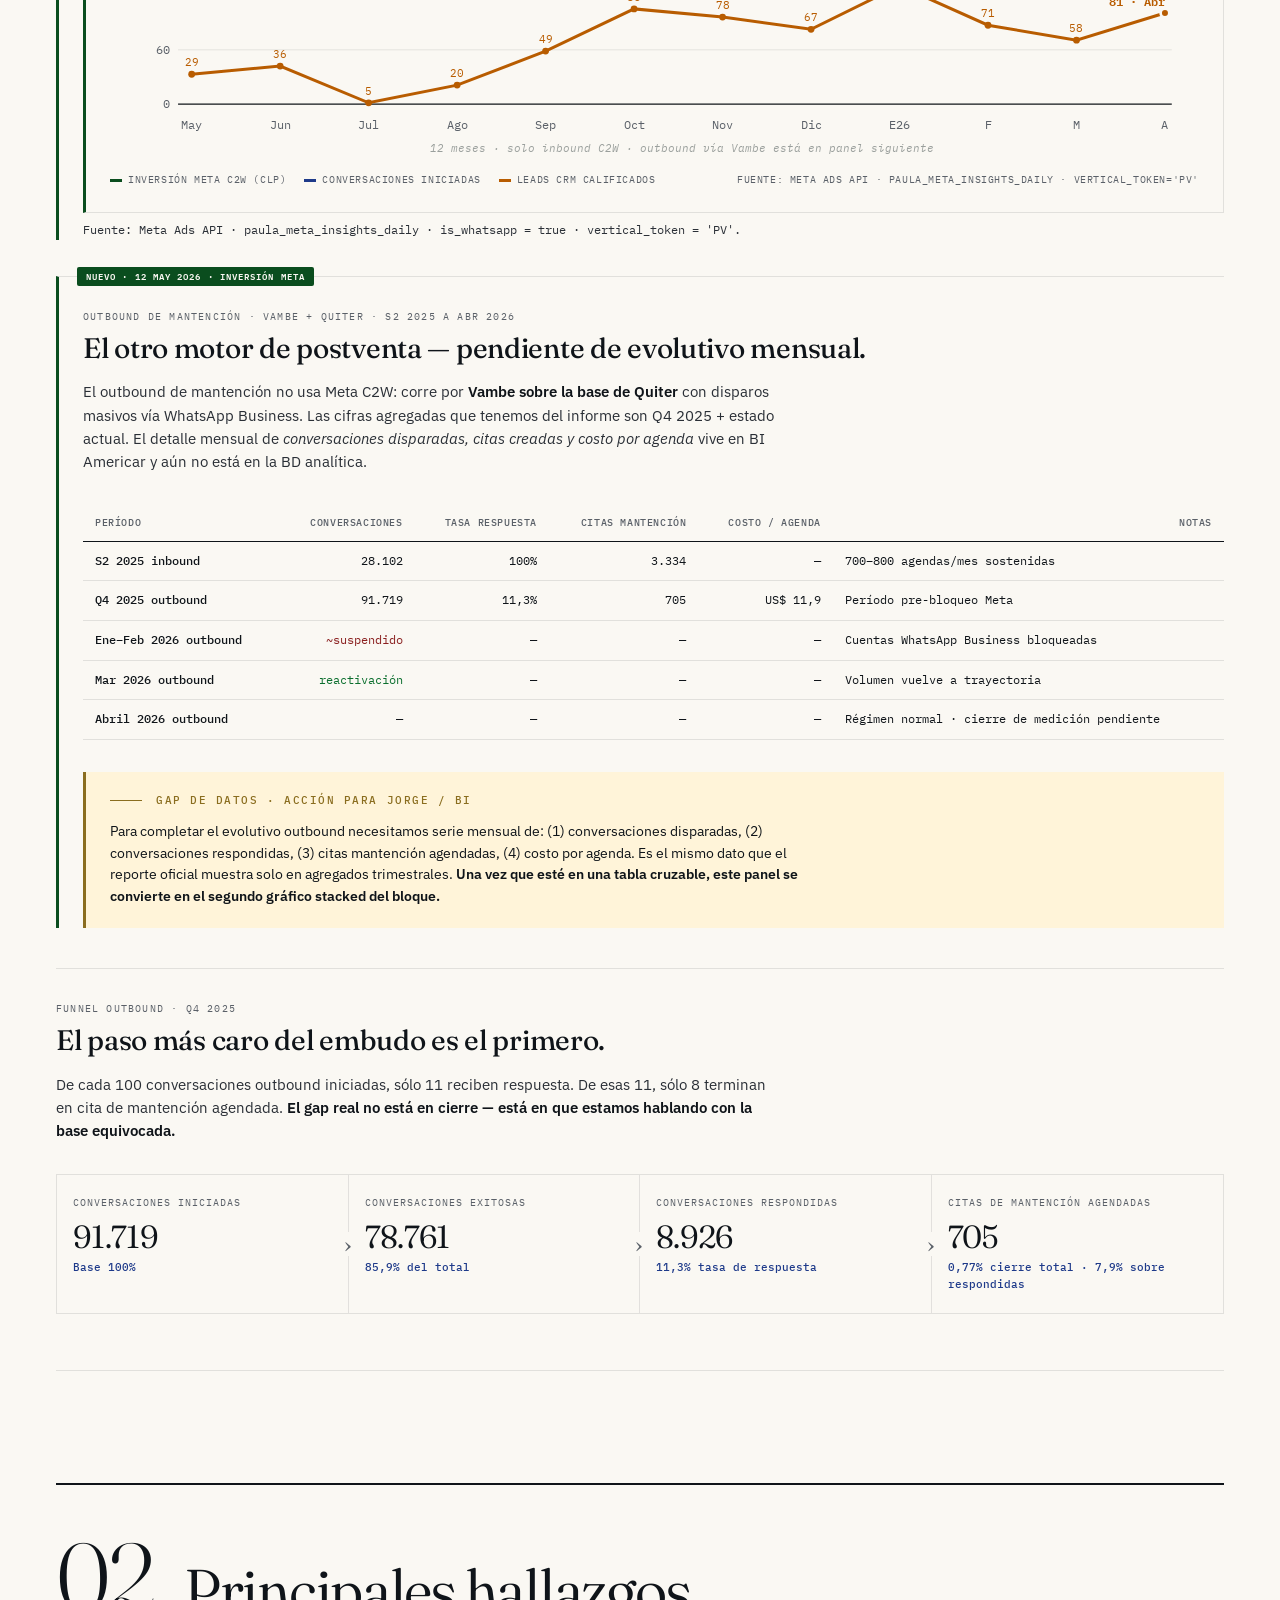
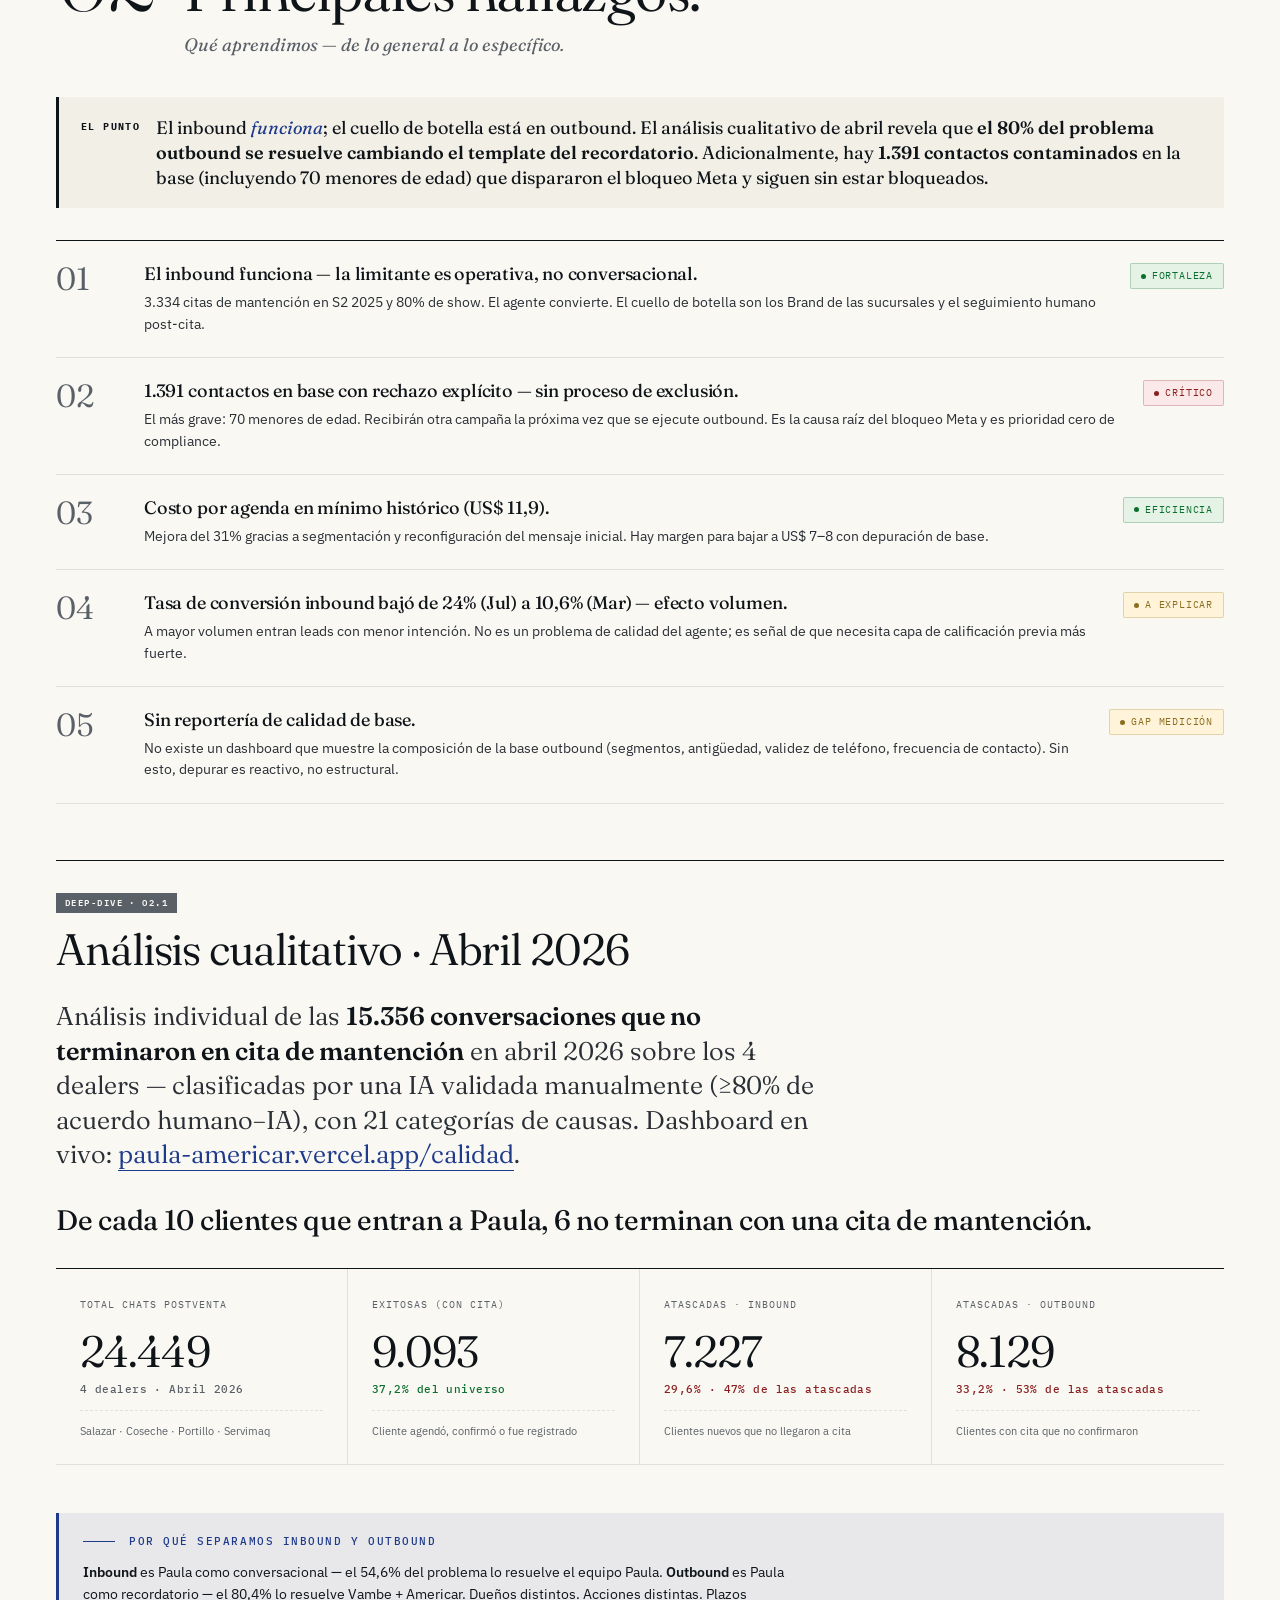
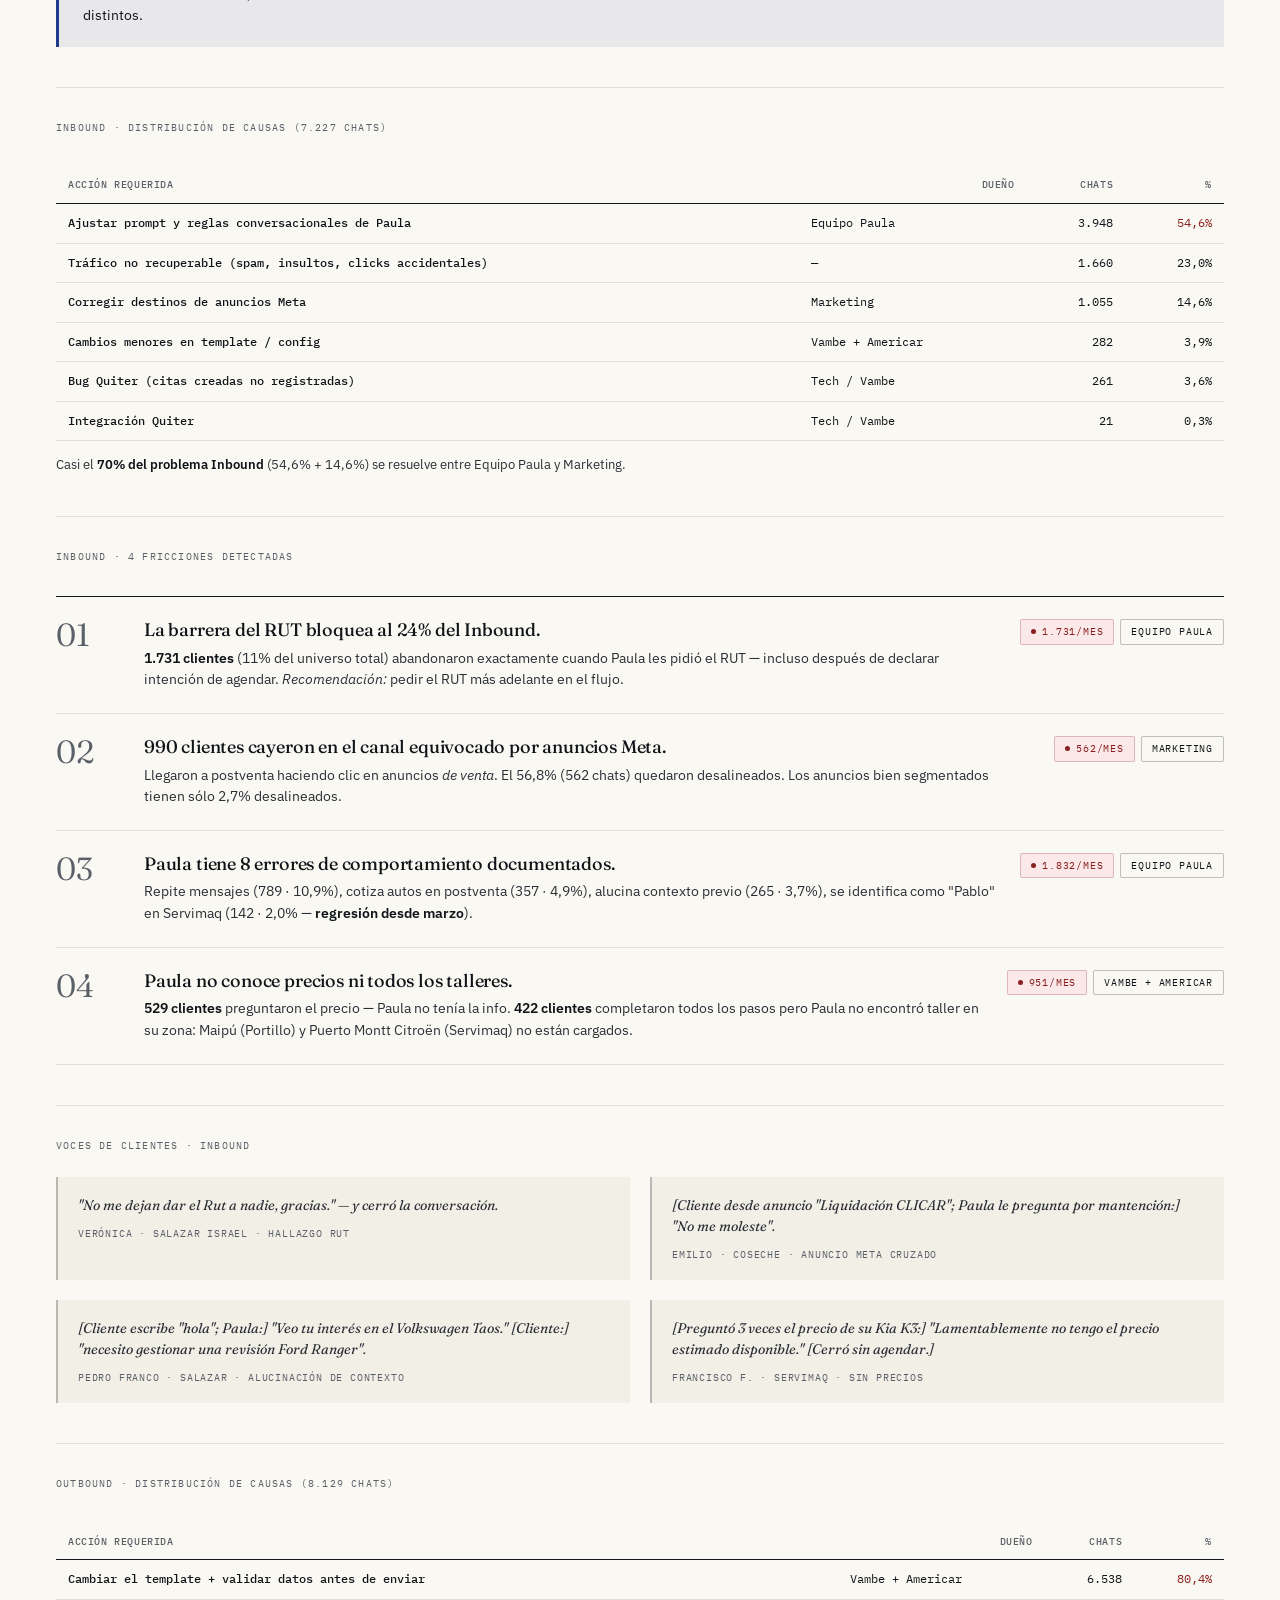
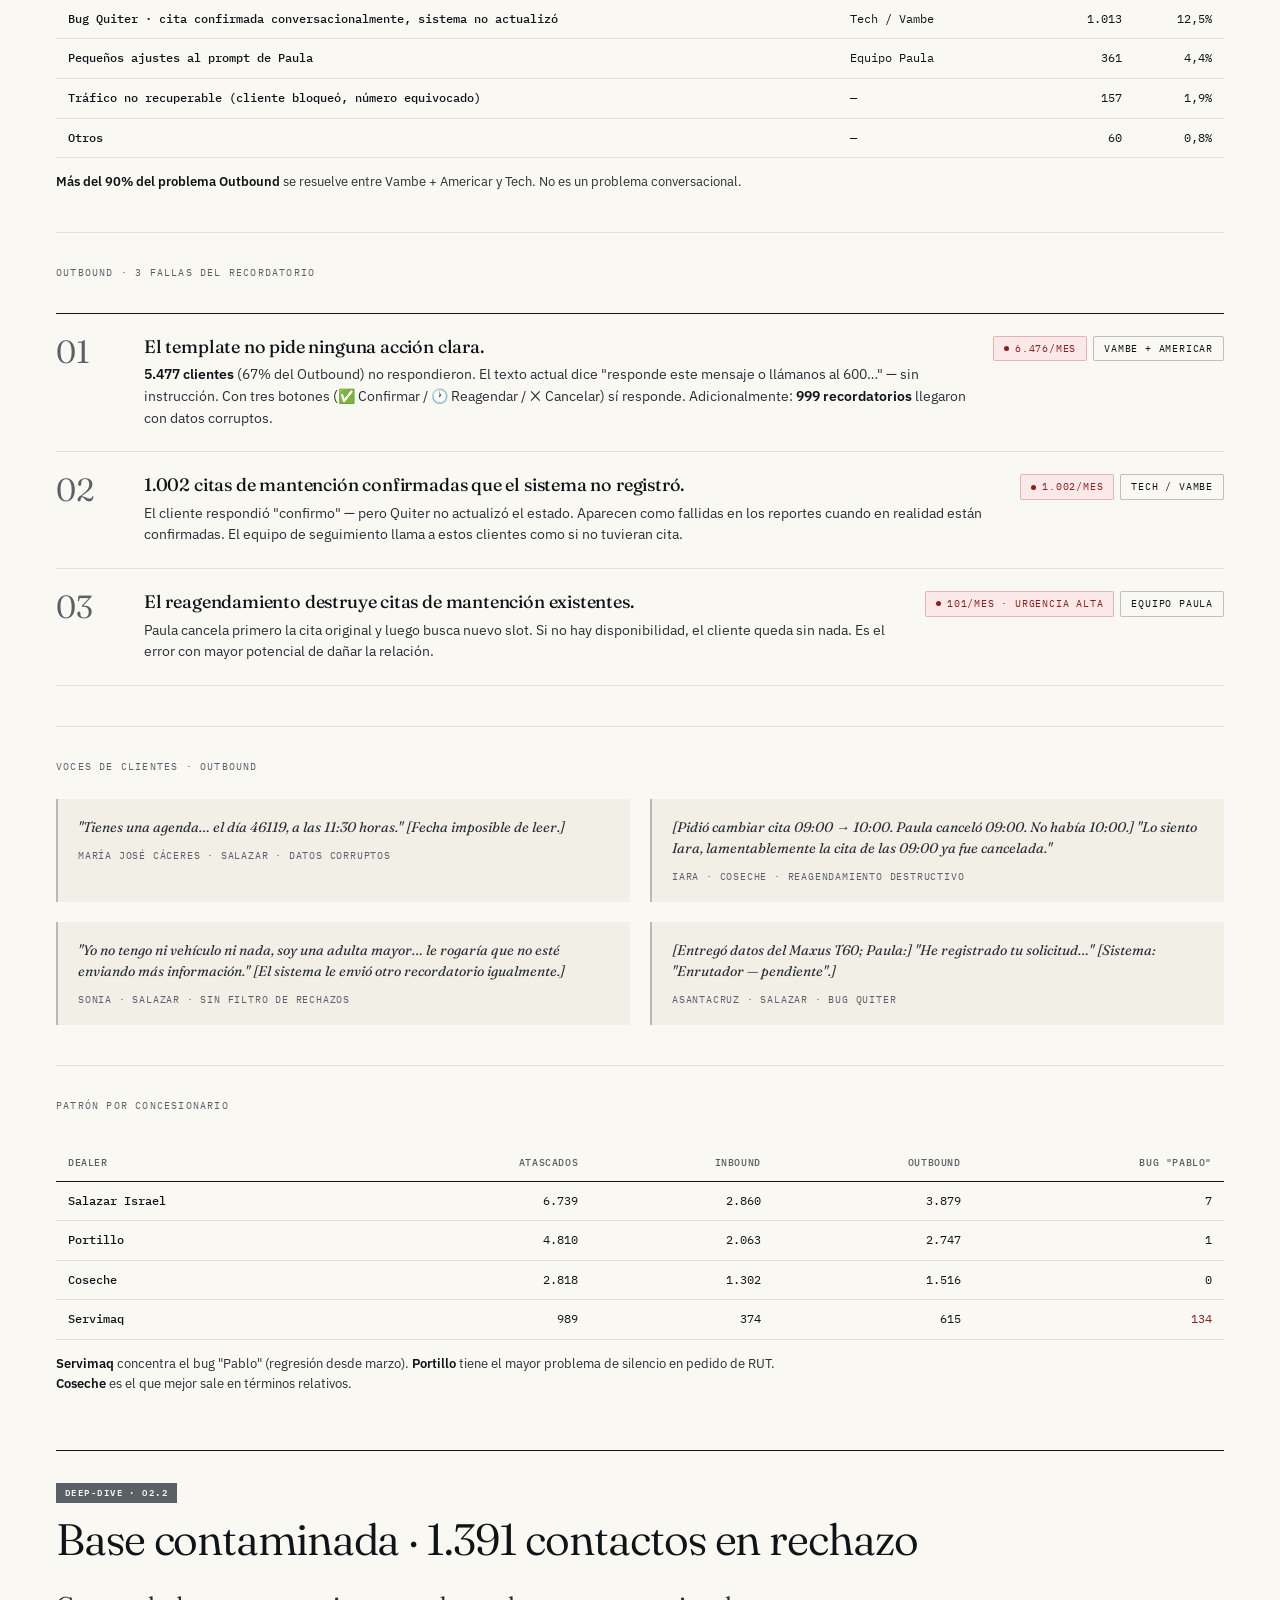
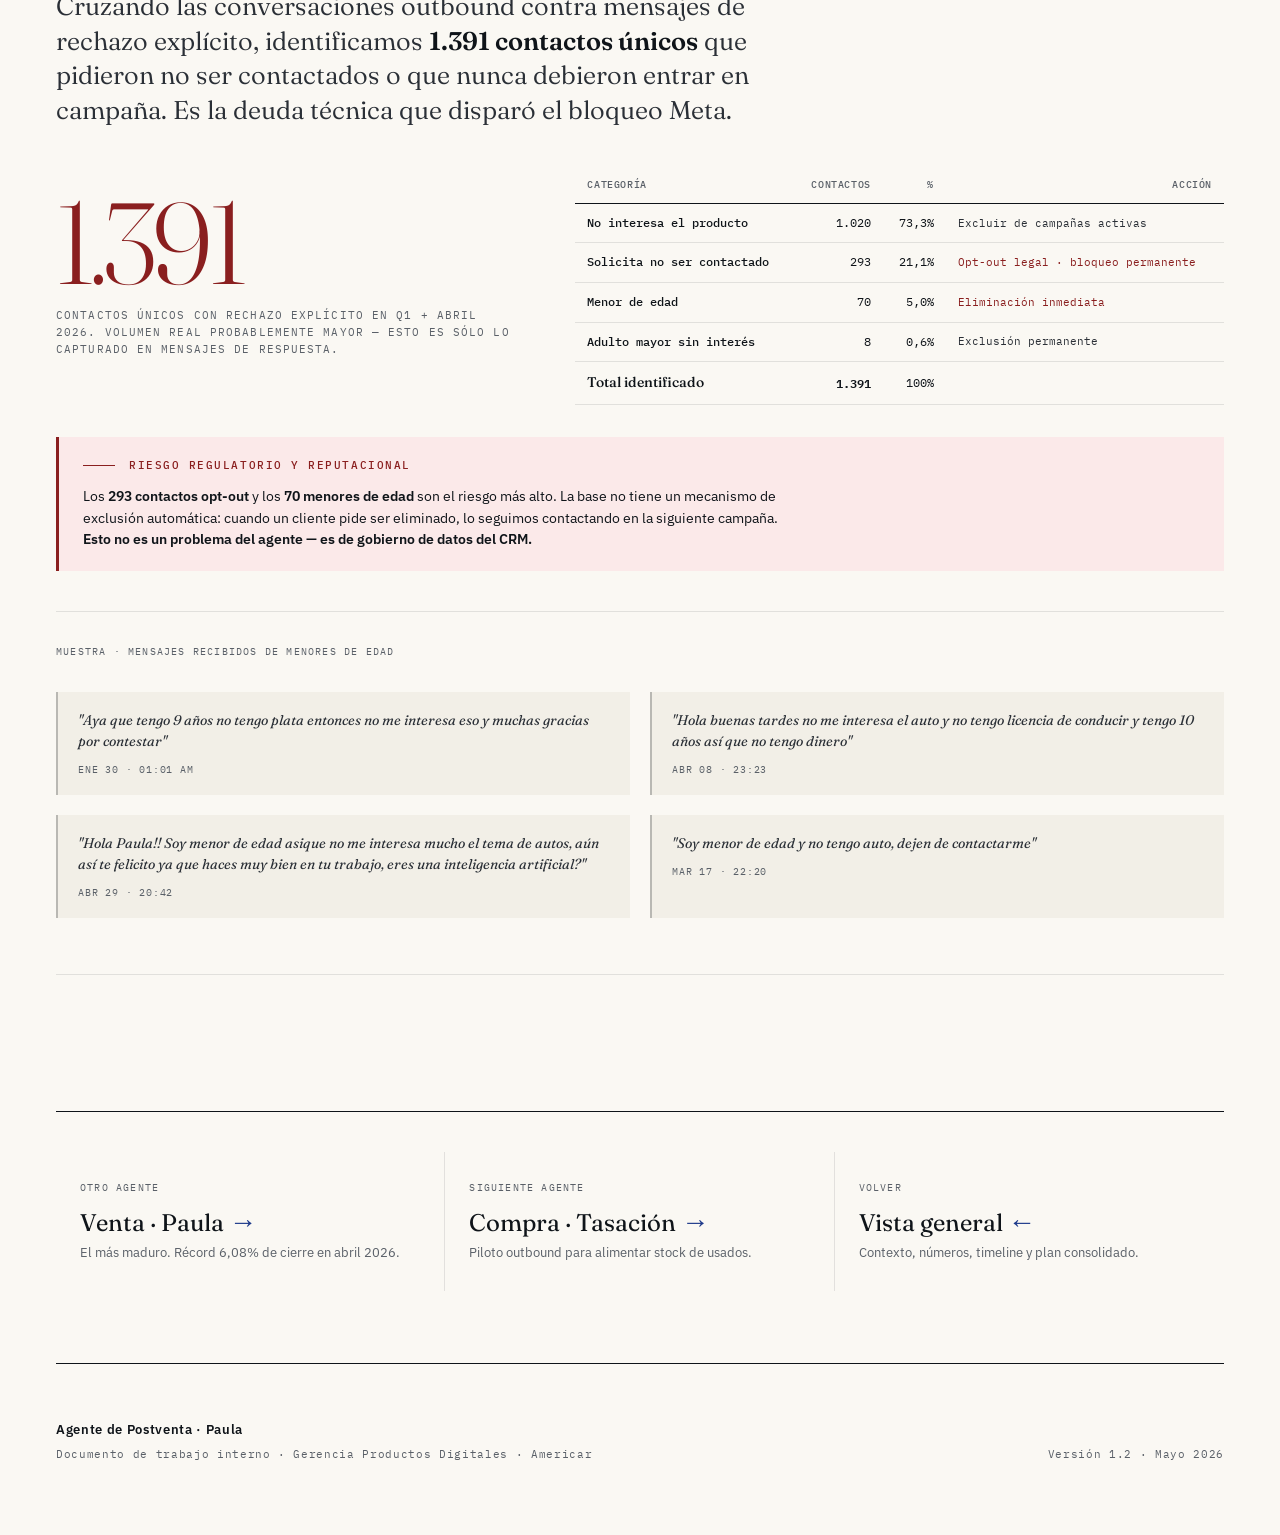
<file: postventa.html>
<!DOCTYPE html>
<html lang="es">
<head>
<meta charset="UTF-8">
<meta name="viewport" content="width=device-width, initial-scale=1.0">
<title>Agente de Postventa · Americar Chile</title>
<link rel="preconnect" href="https://fonts.googleapis.com">
<link rel="preconnect" href="https://fonts.gstatic.com" crossorigin>
<link href="https://fonts.googleapis.com/css2?family=Fraunces:opsz,wght,SOFT@9..144,300;9..144,400;9..144,500;9..144,600;9..144,700&family=IBM+Plex+Mono:wght@300;400;500;600&family=IBM+Plex+Sans:wght@300;400;500;600;700&display=swap" rel="stylesheet">
<link rel="stylesheet" href="assets/styles.css?v=14">
</head>
<body>

<header class="topnav">
  <div class="topnav-inner">
    <a href="index.html" class="brand">
      <span class="dot"></span>
      <span>Americar <span class="sep">·</span> <span class="meta-hide">Agentes Virtuales</span></span>
    </a>
    <nav class="nav-links">
      <a href="index.html">General</a>
      <a href="benchmark.html">Benchmark</a>
      <a href="venta.html">Venta</a>
      <a href="postventa.html" class="active">Postventa</a>
      <a href="compra.html">Compra</a>
      <a href="plan.html">Plan de trabajo</a>
      <a href="dashboard.html">Dashboard</a>
    </nav>
  </div>
</header>

<div class="shell">

<section class="page-header first">
  <div class="eyebrow">Agente de postventa</div>

  <div class="agent-header">
    <div>
      <span class="agent-name">Paula · Postventa Chile</span>
      <h2>Volumen alto,<br>base por sanear.</h2>
    </div>
    <div class="meta">
      <strong>Doble naturaleza</strong>
      Inbound: WhatsApp + Web<br>
      Outbound: Campañas mantención<br>
      Operativo desde S2 2025
    </div>
  </div>

  <nav class="page-toc" aria-label="Índice de la página">
    <a href="#contexto"><span class="toc-num">01</span> Contexto del agente</a>
    <a href="#hallazgos"><span class="toc-num">02</span> Principales hallazgos</a>
  </nav>
</section>

<!-- ============ 01 · CONTEXTO ============ -->
<section id="contexto">
  <div class="section-banner">
    <div class="num-big">01</div>
    <div>
      <h2>Contexto del agente.</h2>
      <div class="punto">Qué hace Paula en postventa y cómo le está yendo hoy.</div>
    </div>
  </div>

  <div class="punto-clave">
    <div class="pc-label">El punto</div>
    <div class="pc-text">
      Paula maneja <em>dos productos distintos</em> en postventa — inbound (cliente que escribe) y outbound (recordatorio de cita) — con dueños y métricas separadas. Hoy mueve el <strong>mayor volumen del ecosistema</strong>, pero opera sobre una base contaminada que ya pasó factura: fue la causa raíz del bloqueo Meta de Ene–Feb 2026.
    </div>
  </div>

  <div class="panel">
    <div class="panel-eyebrow">Indicadores · Inbound · Postventa Chile</div>
    <div class="kpi-grid mt-32">
      <div class="kpi">
        <div class="label">Conversaciones S2 2025</div>
        <div class="value">28.102</div>
        <div class="delta pos">▲ +58% vs S2 2024</div>
        <div class="footnote">Tasa de respuesta: 100% (todas son inbound)</div>
      </div>
      <div class="kpi">
        <div class="label">Citas de mantención · S2 2025</div>
        <div class="value">3.334</div>
        <div class="delta pos">▲ +41% vs S2 2024</div>
        <div class="footnote">~700–800 agendamientos mensuales sostenidos</div>
      </div>
      <div class="kpi">
        <div class="label">Tasa de conversión</div>
        <div class="value">10,6<span class="unit">%</span></div>
        <div class="delta neg">▼ −26% vs período anterior</div>
        <div class="footnote">Caída por mayor volumen inbound menos calificado</div>
      </div>
      <div class="kpi">
        <div class="label">Show rate al taller</div>
        <div class="value">80<span class="unit">%</span></div>
        <div class="delta pos">▲ +20 pp vs otros canales</div>
        <div class="footnote">Confirmación automatizada vía integración</div>
      </div>
    </div>
  </div>

  <div class="panel">
    <div class="panel-eyebrow">Indicadores · Outbound · Postventa Chile · Q4 2025 + Abril 2026</div>
    <div class="kpi-grid mt-32">
      <div class="kpi">
        <div class="label">Conversaciones Q4 2025</div>
        <div class="value">91.719</div>
        <div class="delta">Volumen masivo previo al bloqueo Meta</div>
        <div class="footnote">vs inbound: 3,3× más conversaciones outbound</div>
      </div>
      <div class="kpi">
        <div class="label">Tasa de respuesta</div>
        <div class="value">11,3<span class="unit">%</span></div>
        <div class="delta pos">▲ +5,2 pp vs trimestre anterior</div>
        <div class="footnote">Mejora por segmentación y reconfiguración</div>
      </div>
      <div class="kpi">
        <div class="label">Citas de mantención · Q4</div>
        <div class="value">705</div>
        <div class="delta">Tasa de cierre: 0,77% sobre total</div>
        <div class="footnote">Tasa baja por contaminación de base</div>
      </div>
      <div class="kpi">
        <div class="label">Costo por agenda</div>
        <div class="value">US$ 11,9</div>
        <div class="delta pos">▼ −31% vs período anterior</div>
        <div class="footnote">Costo combinado Vambe + Meta</div>
      </div>
    </div>

    <div class="callout neg mt-48">
      <div class="eyebrow">Impacto del bloqueo Meta · Ene–Feb 2026</div>
      <p>
        El outbound de postventa fue el frente más afectado por el bloqueo Meta. Las campañas masivas de mantención se vieron <strong>prácticamente suspendidas durante 2 meses</strong>, y el costo por agenda esperado en el período subió por encima del histórico antes de recuperarse en marzo. Las cifras de Q4 corresponden al período <em>pre-bloqueo</em>.
      </p>
    </div>
  </div>

  <div class="panel is-new">
    <div class="panel-eyebrow">Inversión Meta · Click-to-WhatsApp inbound postventa · Sep 2025 a Abr 2026</div>
    <h3>El otro postventa: el inbound de captación de taller.</h3>
    <p>
      No todo postventa es outbound. Una parte de las conversaciones de Paula viene de clientes que ven un anuncio de Meta y hacen click para iniciar conversación — cliente buscando taller, precio de mantención o reparación. Esta capa <strong>no se vio afectada por el bloqueo Meta de Ene–Feb 2026</strong> (eran cuentas WhatsApp Business outbound las suspendidas), y vino creciendo en los últimos 6 meses como ramp natural de la capacidad operativa de Paula.
    </p>

    <div class="kpi-grid mt-32">
      <div class="kpi">
        <div class="label">Inversión Meta C2W PV · Q1+Abr 2026</div>
        <div class="value">$23,0<span class="unit">M</span></div>
        <div class="delta">CLP · ~9% del budget C2W total</div>
        <div class="footnote">vs $136M Nuevos + $74M Usados</div>
      </div>
      <div class="kpi">
        <div class="label">Conversaciones inbound C2W</div>
        <div class="value">30.152</div>
        <div class="delta pos">▲ +5,2× vs S2 2025</div>
        <div class="footnote">Q1+Abril 2026 · solo C2W inbound</div>
      </div>
      <div class="kpi">
        <div class="label">Costo por mensaje iniciado</div>
        <div class="value">$762<span class="unit">CLP</span></div>
        <div class="delta pos">▼ vs $2.262 en Nuevos</div>
        <div class="footnote">Inbound de taller es barato — el cliente ya tiene intención</div>
      </div>
      <div class="kpi">
        <div class="label">Leads CRM cualificados C2W</div>
        <div class="value">312</div>
        <div class="delta">~1% conversión msg → CRM</div>
        <div class="footnote">El resto se procesa como cita directa</div>
      </div>
    </div>

    <div class="callout mt-48">
      <div class="eyebrow">Cuidado al leer estos números</div>
      <p>
        El <strong>outbound de mantención</strong> (91.719 conversaciones Q4 2025, 705 citas, US$ 11,9 por agenda) es un sistema <em>distinto</em>: corre por <strong>Vambe sobre la base de Quiter</strong>, no por anuncios Meta. Las cifras Meta C2W de este panel son <strong>inbound puro</strong> — cliente que ve anuncio, hace click, agenda. <strong>Son dos productos con dueños y métricas separadas</strong>, aunque ambos los opera Paula.
      </p>
    </div>

    <div class="chart-wrap is-new mt-48">
      <div class="chart-title">Evolutivo mensual · Inbound C2W postventa · May 2025 a Abr 2026</div>
      <div class="chart-sub">Inversión Meta arriba, mensajes iniciados con Paula al medio, leads CRM al final. El despegue de Dic 2025 → Ene 2026 muestra cómo la inversión modesta ($5–6M/mes) ya empieza a generar volumen relevante de conversaciones (13.497 msgs en enero) — y cómo abril rompe la tendencia con un recorte fuerte en mensajes pese a mantener la inversión más alta del período.</div>
      <svg viewBox="0 0 800 500" width="100%" preserveAspectRatio="xMidYMid meet" style="display:block;">

        <!-- CAPA 1 · Inversión Meta C2W PV (y 30-180) -->
        <text x="50" y="22" font-family="IBM Plex Mono" font-size="10" fill="#0F1419" font-weight="600" letter-spacing="0.6">CAPA 1 · INVERSIÓN META C2W POSTVENTA (CLP)</text>
        <g stroke="rgba(15,20,25,0.06)" stroke-width="1">
          <line x1="50" y1="45" x2="780" y2="45"/>
          <line x1="50" y1="90" x2="780" y2="90"/>
          <line x1="50" y1="135" x2="780" y2="135"/>
        </g>
        <g font-family="IBM Plex Mono" font-size="9" fill="#5A6068" text-anchor="end">
          <text x="44" y="48">$9M</text><text x="44" y="93">$6M</text><text x="44" y="138">$3M</text><text x="44" y="183">$0</text>
        </g>
        <line x1="50" y1="180" x2="780" y2="180" stroke="#0F1419" stroke-width="1"/>
        <g fill="#0A4D1E" fill-opacity="0.78">
          <rect x="51" y="161" width="18" height="19"/>
          <rect x="116" y="164" width="18" height="16"/>
          <rect x="181" y="168" width="18" height="12"/>
          <rect x="246" y="157" width="18" height="23"/>
          <rect x="311" y="151" width="18" height="29"/>
          <rect x="376" y="96" width="18" height="84"/>
          <rect x="441" y="92" width="18" height="88"/>
          <rect x="506" y="89" width="18" height="91"/>
          <rect x="571" y="83" width="18" height="97"/>
          <rect x="636" y="112" width="18" height="68"/>
          <rect x="701" y="102" width="18" height="78"/>
          <rect x="766" y="40" width="18" height="140"/>
        </g>
        <text x="775" y="33" font-family="IBM Plex Mono" font-size="9" fill="#0A4D1E" font-weight="600" text-anchor="middle">$8,4M</text>
        <text x="580" y="78" font-family="IBM Plex Mono" font-size="9" fill="#0A4D1E" text-anchor="middle">$5,8M</text>
        <g font-family="IBM Plex Mono" font-size="8" fill="#0A4D1E" text-anchor="middle">
          <text x="60" y="157">$1,1M</text>
          <text x="125" y="160">$1,0M</text>
          <text x="190" y="164">$0,7M</text>
          <text x="255" y="153">$1,4M</text>
          <text x="320" y="147">$1,8M</text>
          <text x="385" y="92">$5,1M</text>
          <text x="450" y="88">$5,3M</text>
          <text x="515" y="85">$5,5M</text>
          <text x="645" y="108">$4,1M</text>
          <text x="710" y="98">$4,7M</text>
        </g>

        <!-- CAPA 2 · Mensajes iniciados línea (y 210-330) -->
        <text x="50" y="202" font-family="IBM Plex Mono" font-size="10" fill="#0F1419" font-weight="600" letter-spacing="0.6">CAPA 2 · CONVERSACIONES INICIADAS (MSGS STARTED)</text>
        <g stroke="rgba(15,20,25,0.06)" stroke-width="1">
          <line x1="50" y1="230" x2="780" y2="230"/>
          <line x1="50" y1="270" x2="780" y2="270"/>
          <line x1="50" y1="310" x2="780" y2="310"/>
        </g>
        <g font-family="IBM Plex Mono" font-size="9" fill="#5A6068" text-anchor="end">
          <text x="44" y="233">14k</text><text x="44" y="273">9k</text><text x="44" y="313">4k</text>
        </g>
        <line x1="50" y1="330" x2="780" y2="330" stroke="#0F1419" stroke-width="1"/>
        <polyline fill="none" stroke="#1E3A8A" stroke-width="2.2"
          points="60,329 125,329 190,329 255,319 320,321 385,312 450,309 515,253 580,214 645,282 710,264 775,302"/>
        <g fill="#1E3A8A">
          <circle cx="60" cy="329" r="2.8"/><circle cx="125" cy="329" r="2.8"/><circle cx="190" cy="329" r="2.8"/>
          <circle cx="255" cy="319" r="2.8"/><circle cx="320" cy="321" r="2.8"/><circle cx="385" cy="312" r="2.8"/>
          <circle cx="450" cy="309" r="2.8"/><circle cx="515" cy="253" r="2.8"/>
          <circle cx="580" cy="214" r="3.5" fill="#1E3A8A" stroke="#FAF8F3" stroke-width="2"/>
          <circle cx="645" cy="282" r="2.8"/><circle cx="710" cy="264" r="2.8"/>
          <circle cx="775" cy="302" r="3.5" fill="#1E3A8A" stroke="#FAF8F3" stroke-width="2"/>
        </g>
        <text x="580" y="208" font-family="IBM Plex Mono" font-size="9" fill="#1E3A8A" font-weight="600" text-anchor="middle">13.497 peak Ene</text>
        <text x="775" y="296" font-family="IBM Plex Mono" font-size="9" fill="#1E3A8A" font-weight="600" text-anchor="end">3.308 · −57% MoM</text>
        <g font-family="IBM Plex Mono" font-size="8" fill="#1E3A8A" text-anchor="middle">
          <text x="60" y="323">170</text>
          <text x="125" y="323">170</text>
          <text x="190" y="323">170</text>
          <text x="255" y="313">1.300</text>
          <text x="320" y="315">1.100</text>
          <text x="385" y="306">2.100</text>
          <text x="450" y="303">2.500</text>
          <text x="515" y="247">9.000</text>
          <text x="645" y="276">5.600</text>
          <text x="710" y="258">7.700</text>
        </g>

        <!-- CAPA 3 · Leads CRM línea (y 360-460) -->
        <text x="50" y="352" font-family="IBM Plex Mono" font-size="10" fill="#0F1419" font-weight="600" letter-spacing="0.6">CAPA 3 · LEADS CRM CALIFICADOS</text>
        <g stroke="rgba(15,20,25,0.06)" stroke-width="1">
          <line x1="50" y1="380" x2="780" y2="380"/>
          <line x1="50" y1="420" x2="780" y2="420"/>
        </g>
        <g font-family="IBM Plex Mono" font-size="9" fill="#5A6068" text-anchor="end">
          <text x="44" y="383">120</text><text x="44" y="423">60</text><text x="44" y="463">0</text>
        </g>
        <line x1="50" y1="460" x2="780" y2="460" stroke="#0F1419" stroke-width="1"/>
        <polyline fill="none" stroke="#B85C00" stroke-width="2.2"
          points="60,438 125,432 190,459 255,446 320,421 385,390 450,396 515,405 580,373 645,402 710,413 775,393"/>
        <g fill="#B85C00">
          <circle cx="60" cy="438" r="2.5"/><circle cx="125" cy="432" r="2.5"/><circle cx="190" cy="459" r="2.5"/>
          <circle cx="255" cy="446" r="2.5"/><circle cx="320" cy="421" r="2.5"/><circle cx="385" cy="390" r="2.5"/>
          <circle cx="450" cy="396" r="2.5"/><circle cx="515" cy="405" r="2.5"/>
          <circle cx="580" cy="373" r="3.2" fill="#B85C00" stroke="#FAF8F3" stroke-width="2"/>
          <circle cx="645" cy="402" r="2.5"/><circle cx="710" cy="413" r="2.5"/>
          <circle cx="775" cy="393" r="3.2" fill="#B85C00" stroke="#FAF8F3" stroke-width="2"/>
        </g>
        <text x="580" y="368" font-family="IBM Plex Mono" font-size="9" fill="#B85C00" font-weight="600" text-anchor="middle">104 peak Ene</text>
        <text x="775" y="388" font-family="IBM Plex Mono" font-size="9" fill="#B85C00" font-weight="600" text-anchor="end">81 · Abr</text>
        <g font-family="IBM Plex Mono" font-size="8" fill="#B85C00" text-anchor="middle">
          <text x="60" y="432">29</text>
          <text x="125" y="426">36</text>
          <text x="190" y="453">5</text>
          <text x="255" y="440">20</text>
          <text x="320" y="415">49</text>
          <text x="385" y="384">85</text>
          <text x="450" y="390">78</text>
          <text x="515" y="399">67</text>
          <text x="645" y="396">71</text>
          <text x="710" y="407">58</text>
        </g>

        <!-- Eje X · meses -->
        <g font-family="IBM Plex Mono" font-size="9" fill="#5A6068" text-anchor="middle">
          <text x="60" y="478">May</text><text x="125" y="478">Jun</text><text x="190" y="478">Jul</text>
          <text x="255" y="478">Ago</text><text x="320" y="478">Sep</text><text x="385" y="478">Oct</text>
          <text x="450" y="478">Nov</text><text x="515" y="478">Dic</text><text x="580" y="478">E26</text>
          <text x="645" y="478">F</text><text x="710" y="478">M</text><text x="775" y="478">A</text>
        </g>
        <text x="420" y="495" font-family="IBM Plex Mono" font-size="8" fill="#9A9F9C" text-anchor="middle" font-style="italic">12 meses · solo inbound C2W · outbound vía Vambe está en panel siguiente</text>
      </svg>
      <div class="chart-legend">
        <div class="lg"><span class="swatch" style="background:#0A4D1E"></span>Inversión Meta C2W (CLP)</div>
        <div class="lg"><span class="swatch" style="background:#1E3A8A"></span>Conversaciones iniciadas</div>
        <div class="lg"><span class="swatch" style="background:#B85C00"></span>Leads CRM calificados</div>
        <div class="lg mono" style="margin-left:auto">Fuente: Meta Ads API · paula_meta_insights_daily · vertical_token='PV'</div>
      </div>
    </div>

    <p style="margin-top:8px; font-size:12px; color: var(--ink-soft);" class="mono">
      Fuente: Meta Ads API · paula_meta_insights_daily · is_whatsapp = true · vertical_token = 'PV'.
    </p>
  </div>

  <div class="panel is-new">
    <div class="panel-eyebrow">Outbound de mantención · Vambe + Quiter · S2 2025 a Abr 2026</div>
    <h3>El otro motor de postventa — pendiente de evolutivo mensual.</h3>
    <p>
      El outbound de mantención no usa Meta C2W: corre por <strong>Vambe sobre la base de Quiter</strong> con disparos masivos vía WhatsApp Business. Las cifras agregadas que tenemos del informe son Q4 2025 + estado actual. El detalle mensual de <em>conversaciones disparadas, citas creadas y costo por agenda</em> vive en BI Americar y aún no está en la BD analítica.
    </p>

    <table class="data-table mt-32">
      <thead>
        <tr><th>Período</th><th>Conversaciones</th><th>Tasa respuesta</th><th>Citas mantención</th><th>Costo / agenda</th><th>Notas</th></tr>
      </thead>
      <tbody>
        <tr><td class="row-label">S2 2025 inbound</td><td>28.102</td><td>100%</td><td>3.334</td><td>—</td><td style="text-align:left;font-size:12px;">700–800 agendas/mes sostenidas</td></tr>
        <tr><td class="row-label">Q4 2025 outbound</td><td>91.719</td><td>11,3%</td><td>705</td><td>US$ 11,9</td><td style="text-align:left;font-size:12px;">Período pre-bloqueo Meta</td></tr>
        <tr><td class="row-label" class="neg">Ene–Feb 2026 outbound</td><td class="neg">~suspendido</td><td>—</td><td>—</td><td>—</td><td style="text-align:left;font-size:12px;">Cuentas WhatsApp Business bloqueadas</td></tr>
        <tr><td class="row-label">Mar 2026 outbound</td><td class="pos">reactivación</td><td>—</td><td>—</td><td>—</td><td style="text-align:left;font-size:12px;">Volumen vuelve a trayectoria</td></tr>
        <tr><td class="row-label">Abril 2026 outbound</td><td>—</td><td>—</td><td>—</td><td>—</td><td style="text-align:left;font-size:12px;">Régimen normal · cierre de medición pendiente</td></tr>
      </tbody>
    </table>

    <div class="callout warn mt-32">
      <div class="eyebrow">Gap de datos · Acción para Jorge / BI</div>
      <p>
        Para completar el evolutivo outbound necesitamos serie mensual de: (1) conversaciones disparadas, (2) conversaciones respondidas, (3) citas mantención agendadas, (4) costo por agenda. Es el mismo dato que el reporte oficial muestra solo en agregados trimestrales. <strong>Una vez que esté en una tabla cruzable, este panel se convierte en el segundo gráfico stacked del bloque.</strong>
      </p>
    </div>
  </div>

  <div class="panel">
    <div class="panel-eyebrow">Funnel Outbound · Q4 2025</div>
    <h3>El paso más caro del embudo es el primero.</h3>
    <p>De cada 100 conversaciones outbound iniciadas, sólo 11 reciben respuesta. De esas 11, sólo 8 terminan en cita de mantención agendada. <strong>El gap real no está en cierre — está en que estamos hablando con la base equivocada.</strong></p>

    <div class="funnel mt-32">
      <div class="funnel-step">
        <div class="fs-label">Conversaciones iniciadas</div>
        <div class="fs-value">91.719</div>
        <div class="fs-pct">Base 100%</div>
      </div>
      <div class="funnel-step">
        <div class="fs-label">Conversaciones exitosas</div>
        <div class="fs-value">78.761</div>
        <div class="fs-pct">85,9% del total</div>
      </div>
      <div class="funnel-step">
        <div class="fs-label">Conversaciones respondidas</div>
        <div class="fs-value">8.926</div>
        <div class="fs-pct">11,3% tasa de respuesta</div>
      </div>
      <div class="funnel-step">
        <div class="fs-label">Citas de mantención agendadas</div>
        <div class="fs-value">705</div>
        <div class="fs-pct">0,77% cierre total · 7,9% sobre respondidas</div>
      </div>
    </div>
  </div>
</section>

<!-- ============ 02 · HALLAZGOS ============ -->
<section id="hallazgos">
  <div class="section-banner">
    <div class="num-big">02</div>
    <div>
      <h2>Principales hallazgos.</h2>
      <div class="punto">Qué aprendimos — de lo general a lo específico.</div>
    </div>
  </div>

  <div class="punto-clave">
    <div class="pc-label">El punto</div>
    <div class="pc-text">
      El inbound <em>funciona</em>; el cuello de botella está en outbound. El análisis cualitativo de abril revela que <strong>el 80% del problema outbound se resuelve cambiando el template del recordatorio</strong>. Adicionalmente, hay <strong>1.391 contactos contaminados</strong> en la base (incluyendo 70 menores de edad) que dispararon el bloqueo Meta y siguen sin estar bloqueados.
    </div>
  </div>

  <div class="findings mt-32">
    <div class="finding">
      <div class="num">01</div>
      <div>
        <h4>El inbound funciona — la limitante es operativa, no conversacional.</h4>
        <p>3.334 citas de mantención en S2 2025 y 80% de show. El agente convierte. El cuello de botella son los Brand de las sucursales y el seguimiento humano post-cita.</p>
      </div>
      <div class="meta"><span class="tag pos"><span class="dot"></span>Fortaleza</span></div>
    </div>
    <div class="finding">
      <div class="num">02</div>
      <div>
        <h4>1.391 contactos en base con rechazo explícito — sin proceso de exclusión.</h4>
        <p>El más grave: 70 menores de edad. Recibirán otra campaña la próxima vez que se ejecute outbound. Es la causa raíz del bloqueo Meta y es prioridad cero de compliance.</p>
      </div>
      <div class="meta"><span class="tag neg"><span class="dot"></span>Crítico</span></div>
    </div>
    <div class="finding">
      <div class="num">03</div>
      <div>
        <h4>Costo por agenda en mínimo histórico (US$ 11,9).</h4>
        <p>Mejora del 31% gracias a segmentación y reconfiguración del mensaje inicial. Hay margen para bajar a US$ 7–8 con depuración de base.</p>
      </div>
      <div class="meta"><span class="tag pos"><span class="dot"></span>Eficiencia</span></div>
    </div>
    <div class="finding">
      <div class="num">04</div>
      <div>
        <h4>Tasa de conversión inbound bajó de 24% (Jul) a 10,6% (Mar) — efecto volumen.</h4>
        <p>A mayor volumen entran leads con menor intención. No es un problema de calidad del agente; es señal de que necesita capa de calificación previa más fuerte.</p>
      </div>
      <div class="meta"><span class="tag neu"><span class="dot"></span>A explicar</span></div>
    </div>
    <div class="finding">
      <div class="num">05</div>
      <div>
        <h4>Sin reportería de calidad de base.</h4>
        <p>No existe un dashboard que muestre la composición de la base outbound (segmentos, antigüedad, validez de teléfono, frecuencia de contacto). Sin esto, depurar es reactivo, no estructural.</p>
      </div>
      <div class="meta"><span class="tag neu"><span class="dot"></span>Gap medición</span></div>
    </div>
  </div>

  <!-- DEEP DIVE 02.1 -->
  <div class="subsection">
    <span class="subsection-tag">Deep-dive · 02.1</span>
    <h2 style="font-size: clamp(28px, 3.6vw, 44px);">Análisis cualitativo · Abril 2026</h2>
    <p class="lead">
      Análisis individual de las <strong>15.356 conversaciones que no terminaron en cita de mantención</strong> en abril 2026 sobre los 4 dealers — clasificadas por una IA validada manualmente (≥80% de acuerdo humano–IA), con 21 categorías de causas. Dashboard en vivo: <a href="https://paula-americar.vercel.app/calidad" target="_blank" rel="noopener" style="color:var(--signal); text-decoration:none; border-bottom:1px solid var(--signal);">paula-americar.vercel.app/calidad</a>.
    </p>

    <h3 class="mt-32">De cada 10 clientes que entran a Paula, 6 no terminan con una cita de mantención.</h3>
    <div class="kpi-grid mt-32">
      <div class="kpi">
        <div class="label">Total chats postventa</div>
        <div class="value">24.449</div>
        <div class="delta">4 dealers · Abril 2026</div>
        <div class="footnote">Salazar · Coseche · Portillo · Servimaq</div>
      </div>
      <div class="kpi">
        <div class="label">Exitosas (con cita)</div>
        <div class="value">9.093</div>
        <div class="delta pos">37,2% del universo</div>
        <div class="footnote">Cliente agendó, confirmó o fue registrado</div>
      </div>
      <div class="kpi">
        <div class="label">Atascadas · Inbound</div>
        <div class="value">7.227</div>
        <div class="delta neg">29,6% · 47% de las atascadas</div>
        <div class="footnote">Clientes nuevos que no llegaron a cita</div>
      </div>
      <div class="kpi">
        <div class="label">Atascadas · Outbound</div>
        <div class="value">8.129</div>
        <div class="delta neg">33,2% · 53% de las atascadas</div>
        <div class="footnote">Clientes con cita que no confirmaron</div>
      </div>
    </div>

    <div class="callout mt-48">
      <div class="eyebrow">Por qué separamos Inbound y Outbound</div>
      <p>
        <strong>Inbound</strong> es Paula como conversacional — el 54,6% del problema lo resuelve el equipo Paula. <strong>Outbound</strong> es Paula como recordatorio — el 80,4% lo resuelve Vambe + Americar. Dueños distintos. Acciones distintas. Plazos distintos.
      </p>
    </div>

    <div class="panel">
      <div class="panel-eyebrow">Inbound · Distribución de causas (7.227 chats)</div>
      <table class="data-table mt-32">
        <thead>
          <tr><th>Acción requerida</th><th>Dueño</th><th>Chats</th><th>%</th></tr>
        </thead>
        <tbody>
          <tr><td class="row-label">Ajustar prompt y reglas conversacionales de Paula</td><td style="text-align:left;">Equipo Paula</td><td>3.948</td><td class="neg">54,6%</td></tr>
          <tr><td class="row-label">Tráfico no recuperable (spam, insultos, clicks accidentales)</td><td style="text-align:left;">—</td><td>1.660</td><td>23,0%</td></tr>
          <tr><td class="row-label">Corregir destinos de anuncios Meta</td><td style="text-align:left;">Marketing</td><td>1.055</td><td>14,6%</td></tr>
          <tr><td class="row-label">Cambios menores en template / config</td><td style="text-align:left;">Vambe + Americar</td><td>282</td><td>3,9%</td></tr>
          <tr><td class="row-label">Bug Quiter (citas creadas no registradas)</td><td style="text-align:left;">Tech / Vambe</td><td>261</td><td>3,6%</td></tr>
          <tr><td class="row-label">Integración Quiter</td><td style="text-align:left;">Tech / Vambe</td><td>21</td><td>0,3%</td></tr>
        </tbody>
      </table>
      <p style="margin-top:14px; font-size:13px;">Casi el <strong>70% del problema Inbound</strong> (54,6% + 14,6%) se resuelve entre Equipo Paula y Marketing.</p>
    </div>

    <div class="panel">
      <div class="panel-eyebrow">Inbound · 4 fricciones detectadas</div>
      <div class="findings mt-32">
        <div class="finding">
          <div class="num">01</div>
          <div>
            <h4>La barrera del RUT bloquea al 24% del Inbound.</h4>
            <p><strong>1.731 clientes</strong> (11% del universo total) abandonaron exactamente cuando Paula les pidió el RUT — incluso después de declarar intención de agendar. <em>Recomendación:</em> pedir el RUT más adelante en el flujo.</p>
          </div>
          <div class="meta"><span class="tag neg"><span class="dot"></span>1.731/mes</span><span class="tag mono">Equipo Paula</span></div>
        </div>
        <div class="finding">
          <div class="num">02</div>
          <div>
            <h4>990 clientes cayeron en el canal equivocado por anuncios Meta.</h4>
            <p>Llegaron a postventa haciendo clic en anuncios <em>de venta</em>. El 56,8% (562 chats) quedaron desalineados. Los anuncios bien segmentados tienen sólo 2,7% desalineados.</p>
          </div>
          <div class="meta"><span class="tag neg"><span class="dot"></span>562/mes</span><span class="tag mono">Marketing</span></div>
        </div>
        <div class="finding">
          <div class="num">03</div>
          <div>
            <h4>Paula tiene 8 errores de comportamiento documentados.</h4>
            <p>Repite mensajes (789 · 10,9%), cotiza autos en postventa (357 · 4,9%), alucina contexto previo (265 · 3,7%), se identifica como "Pablo" en Servimaq (142 · 2,0% — <strong>regresión desde marzo</strong>).</p>
          </div>
          <div class="meta"><span class="tag neg"><span class="dot"></span>1.832/mes</span><span class="tag mono">Equipo Paula</span></div>
        </div>
        <div class="finding">
          <div class="num">04</div>
          <div>
            <h4>Paula no conoce precios ni todos los talleres.</h4>
            <p><strong>529 clientes</strong> preguntaron el precio — Paula no tenía la info. <strong>422 clientes</strong> completaron todos los pasos pero Paula no encontró taller en su zona: Maipú (Portillo) y Puerto Montt Citroën (Servimaq) no están cargados.</p>
          </div>
          <div class="meta"><span class="tag neg"><span class="dot"></span>951/mes</span><span class="tag mono">Vambe + Americar</span></div>
        </div>
      </div>
    </div>

    <div class="panel">
      <div class="panel-eyebrow">Voces de clientes · Inbound</div>
      <div class="quote-grid">
        <div class="quote">
          "No me dejan dar el Rut a nadie, gracias." — y cerró la conversación.
          <span class="who">Verónica · Salazar Israel · Hallazgo RUT</span>
        </div>
        <div class="quote">
          [Cliente desde anuncio "Liquidación CLICAR"; Paula le pregunta por mantención:] "No me moleste".
          <span class="who">Emilio · Coseche · Anuncio Meta cruzado</span>
        </div>
        <div class="quote">
          [Cliente escribe "hola"; Paula:] "Veo tu interés en el Volkswagen Taos." [Cliente:] "necesito gestionar una revisión Ford Ranger".
          <span class="who">Pedro Franco · Salazar · Alucinación de contexto</span>
        </div>
        <div class="quote">
          [Preguntó 3 veces el precio de su Kia K3:] "Lamentablemente no tengo el precio estimado disponible." [Cerró sin agendar.]
          <span class="who">Francisco F. · Servimaq · Sin precios</span>
        </div>
      </div>
    </div>

    <div class="panel">
      <div class="panel-eyebrow">Outbound · Distribución de causas (8.129 chats)</div>
      <table class="data-table mt-32">
        <thead>
          <tr><th>Acción requerida</th><th>Dueño</th><th>Chats</th><th>%</th></tr>
        </thead>
        <tbody>
          <tr><td class="row-label">Cambiar el template + validar datos antes de enviar</td><td style="text-align:left;">Vambe + Americar</td><td>6.538</td><td class="neg">80,4%</td></tr>
          <tr><td class="row-label">Bug Quiter · cita confirmada conversacionalmente, sistema no actualizó</td><td style="text-align:left;">Tech / Vambe</td><td>1.013</td><td>12,5%</td></tr>
          <tr><td class="row-label">Pequeños ajustes al prompt de Paula</td><td style="text-align:left;">Equipo Paula</td><td>361</td><td>4,4%</td></tr>
          <tr><td class="row-label">Tráfico no recuperable (cliente bloqueó, número equivocado)</td><td style="text-align:left;">—</td><td>157</td><td>1,9%</td></tr>
          <tr><td class="row-label">Otros</td><td style="text-align:left;">—</td><td>60</td><td>0,8%</td></tr>
        </tbody>
      </table>
      <p style="margin-top:14px; font-size:13px;"><strong>Más del 90% del problema Outbound</strong> se resuelve entre Vambe + Americar y Tech. No es un problema conversacional.</p>
    </div>

    <div class="panel">
      <div class="panel-eyebrow">Outbound · 3 fallas del recordatorio</div>
      <div class="findings mt-32">
        <div class="finding">
          <div class="num">01</div>
          <div>
            <h4>El template no pide ninguna acción clara.</h4>
            <p><strong>5.477 clientes</strong> (67% del Outbound) no respondieron. El texto actual dice "responde este mensaje o llámanos al 600…" — sin instrucción. Con tres botones (✅ Confirmar / 🕐 Reagendar / ❌ Cancelar) sí responde. Adicionalmente: <strong>999 recordatorios</strong> llegaron con datos corruptos.</p>
          </div>
          <div class="meta"><span class="tag neg"><span class="dot"></span>6.476/mes</span><span class="tag mono">Vambe + Americar</span></div>
        </div>
        <div class="finding">
          <div class="num">02</div>
          <div>
            <h4>1.002 citas de mantención confirmadas que el sistema no registró.</h4>
            <p>El cliente respondió "confirmo" — pero Quiter no actualizó el estado. Aparecen como fallidas en los reportes cuando en realidad están confirmadas. El equipo de seguimiento llama a estos clientes como si no tuvieran cita.</p>
          </div>
          <div class="meta"><span class="tag neg"><span class="dot"></span>1.002/mes</span><span class="tag mono">Tech / Vambe</span></div>
        </div>
        <div class="finding">
          <div class="num">03</div>
          <div>
            <h4>El reagendamiento destruye citas de mantención existentes.</h4>
            <p>Paula cancela primero la cita original y luego busca nuevo slot. Si no hay disponibilidad, el cliente queda sin nada. Es el error con mayor potencial de dañar la relación.</p>
          </div>
          <div class="meta"><span class="tag neg"><span class="dot"></span>101/mes · urgencia alta</span><span class="tag mono">Equipo Paula</span></div>
        </div>
      </div>
    </div>

    <div class="panel">
      <div class="panel-eyebrow">Voces de clientes · Outbound</div>
      <div class="quote-grid">
        <div class="quote">
          "Tienes una agenda… el día 46119, a las 11:30 horas." [Fecha imposible de leer.]
          <span class="who">María José Cáceres · Salazar · Datos corruptos</span>
        </div>
        <div class="quote">
          [Pidió cambiar cita 09:00 → 10:00. Paula canceló 09:00. No había 10:00.] "Lo siento Iara, lamentablemente la cita de las 09:00 ya fue cancelada."
          <span class="who">Iara · Coseche · Reagendamiento destructivo</span>
        </div>
        <div class="quote">
          "Yo no tengo ni vehículo ni nada, soy una adulta mayor… le rogaría que no esté enviando más información." [El sistema le envió otro recordatorio igualmente.]
          <span class="who">Sonia · Salazar · Sin filtro de rechazos</span>
        </div>
        <div class="quote">
          [Entregó datos del Maxus T60; Paula:] "He registrado tu solicitud…" [Sistema: "Enrutador — pendiente".]
          <span class="who">Asantacruz · Salazar · Bug Quiter</span>
        </div>
      </div>
    </div>

    <div class="panel">
      <div class="panel-eyebrow">Patrón por concesionario</div>
      <table class="data-table mt-32">
        <thead>
          <tr><th>Dealer</th><th>Atascados</th><th>Inbound</th><th>Outbound</th><th>Bug "Pablo"</th></tr>
        </thead>
        <tbody>
          <tr><td class="row-label">Salazar Israel</td><td>6.739</td><td>2.860</td><td>3.879</td><td>7</td></tr>
          <tr><td class="row-label">Portillo</td><td>4.810</td><td>2.063</td><td>2.747</td><td>1</td></tr>
          <tr><td class="row-label">Coseche</td><td>2.818</td><td>1.302</td><td>1.516</td><td>0</td></tr>
          <tr><td class="row-label">Servimaq</td><td>989</td><td>374</td><td>615</td><td class="neg">134</td></tr>
        </tbody>
      </table>
      <p style="margin-top:14px; font-size:13px;"><strong>Servimaq</strong> concentra el bug "Pablo" (regresión desde marzo). <strong>Portillo</strong> tiene el mayor problema de silencio en pedido de RUT. <strong>Coseche</strong> es el que mejor sale en términos relativos.</p>
    </div>
  </div>

  <!-- DEEP DIVE 02.2 -->
  <div class="subsection">
    <span class="subsection-tag">Deep-dive · 02.2</span>
    <h2 style="font-size: clamp(28px, 3.6vw, 44px);">Base contaminada · 1.391 contactos en rechazo</h2>
    <p class="lead">
      Cruzando las conversaciones outbound contra mensajes de rechazo explícito, identificamos <strong>1.391 contactos únicos</strong> que pidieron no ser contactados o que nunca debieron entrar en campaña. Es la deuda técnica que disparó el bloqueo Meta.
    </p>

    <div class="cols-2 mt-32">
      <div>
        <div class="headline-stat">
          <div class="stat" style="color: var(--negative);">1.391</div>
          <div class="stat-cap">contactos únicos con rechazo explícito en Q1 + Abril 2026. Volumen real probablemente mayor — esto es sólo lo capturado en mensajes de respuesta.</div>
        </div>
      </div>
      <div>
        <table class="data-table">
          <thead>
            <tr><th>Categoría</th><th>Contactos</th><th>%</th><th>Acción</th></tr>
          </thead>
          <tbody>
            <tr><td class="row-label">No interesa el producto</td><td>1.020</td><td>73,3%</td><td style="text-align:left;font-size:11px;color:var(--ink-soft);">Excluir de campañas activas</td></tr>
            <tr><td class="row-label">Solicita no ser contactado</td><td>293</td><td>21,1%</td><td style="text-align:left;font-size:11px;color:var(--negative);">Opt-out legal · bloqueo permanente</td></tr>
            <tr><td class="row-label">Menor de edad</td><td>70</td><td>5,0%</td><td style="text-align:left;font-size:11px;color:var(--negative);">Eliminación inmediata</td></tr>
            <tr><td class="row-label">Adulto mayor sin interés</td><td>8</td><td>0,6%</td><td style="text-align:left;font-size:11px;color:var(--ink-soft);">Exclusión permanente</td></tr>
            <tr style="border-top:1px solid var(--ink);"><td class="row-label" style="font-family:var(--serif);font-size:14px;">Total identificado</td><td style="font-weight:600;">1.391</td><td>100%</td><td></td></tr>
          </tbody>
        </table>
      </div>
    </div>

    <div class="callout neg mt-32">
      <div class="eyebrow">Riesgo regulatorio y reputacional</div>
      <p>
        Los <strong>293 contactos opt-out</strong> y los <strong>70 menores de edad</strong> son el riesgo más alto. La base no tiene un mecanismo de exclusión automática: cuando un cliente pide ser eliminado, lo seguimos contactando en la siguiente campaña. <strong>Esto no es un problema del agente — es de gobierno de datos del CRM.</strong>
      </p>
    </div>

    <div class="panel">
      <div class="panel-eyebrow">Muestra · Mensajes recibidos de menores de edad</div>
      <div class="quote-grid mt-32">
        <div class="quote">
          "Aya que tengo 9 años no tengo plata entonces no me interesa eso y muchas gracias por contestar"
          <span class="who">Ene 30 · 01:01 AM</span>
        </div>
        <div class="quote">
          "Hola buenas tardes no me interesa el auto y no tengo licencia de conducir y tengo 10 años así que no tengo dinero"
          <span class="who">Abr 08 · 23:23</span>
        </div>
        <div class="quote">
          "Hola Paula!! Soy menor de edad asique no me interesa mucho el tema de autos, aún así te felicito ya que haces muy bien en tu trabajo, eres una inteligencia artificial?"
          <span class="who">Abr 29 · 20:42</span>
        </div>
        <div class="quote">
          "Soy menor de edad y no tengo auto, dejen de contactarme"
          <span class="who">Mar 17 · 22:20</span>
        </div>
      </div>
    </div>
  </div>
</section>


<!-- BENCHMARKING removed: ahora vive en index.html (General) -->

<section id="explorar">
  <div class="next-nav">
    <a href="venta.html" class="next-nav-card">
      <div class="nn-label">Otro agente</div>
      <div class="nn-title">Venta · Paula <span class="nn-arrow">→</span></div>
      <div class="nn-desc">El más maduro. Récord 6,08% de cierre en abril 2026.</div>
    </a>
    <a href="compra.html" class="next-nav-card">
      <div class="nn-label">Siguiente agente</div>
      <div class="nn-title">Compra · Tasación <span class="nn-arrow">→</span></div>
      <div class="nn-desc">Piloto outbound para alimentar stock de usados.</div>
    </a>
    <a href="index.html" class="next-nav-card">
      <div class="nn-label">Volver</div>
      <div class="nn-title">Vista general <span class="nn-arrow">←</span></div>
      <div class="nn-desc">Contexto, números, timeline y plan consolidado.</div>
    </a>
  </div>
</section>

<footer>
  <div class="doc-meta">
    <strong>Agente de Postventa · Paula</strong>
    Documento de trabajo interno · Gerencia Productos Digitales · Americar
  </div>
  <div class="sig">
    Versión 1.2 · Mayo 2026
  </div>
</footer>

</div>

<script>
document.documentElement.classList.add('js-on');
const reveals = document.querySelectorAll('.panel, .kpi-grid, .findings, .roadmap, .funnel, .chart-wrap, .headline-stat, .quote-grid, .callout, .story-cols, .placeholder, .next-nav, .plan-blocks, .section-banner, .punto-clave');
reveals.forEach(el => el.classList.add('reveal'));
const revObs = new IntersectionObserver((entries) => {
  entries.forEach(entry => {
    if (entry.isIntersecting) {
      entry.target.classList.add('in');
      revObs.unobserve(entry.target);
    }
  });
}, { threshold: 0.08 });
reveals.forEach(el => revObs.observe(el));
</script>

</body>
</html>
</file>
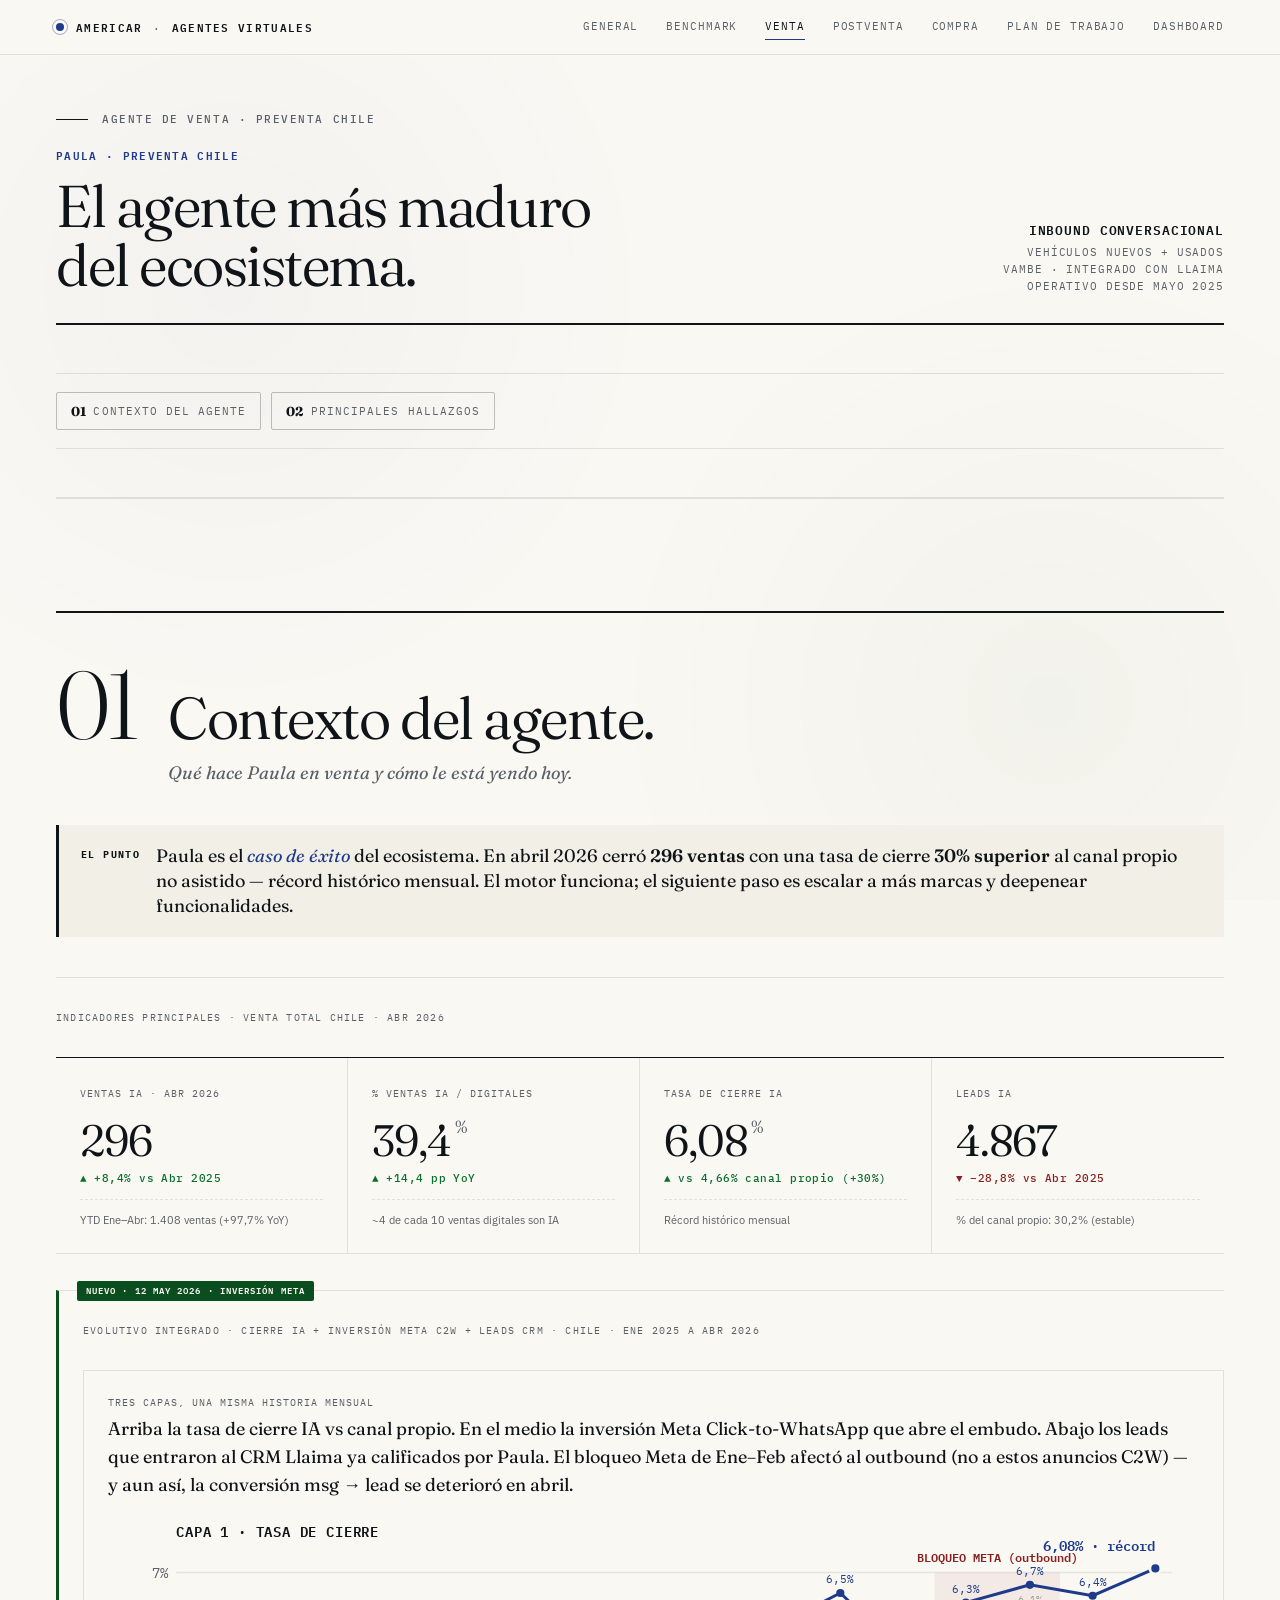
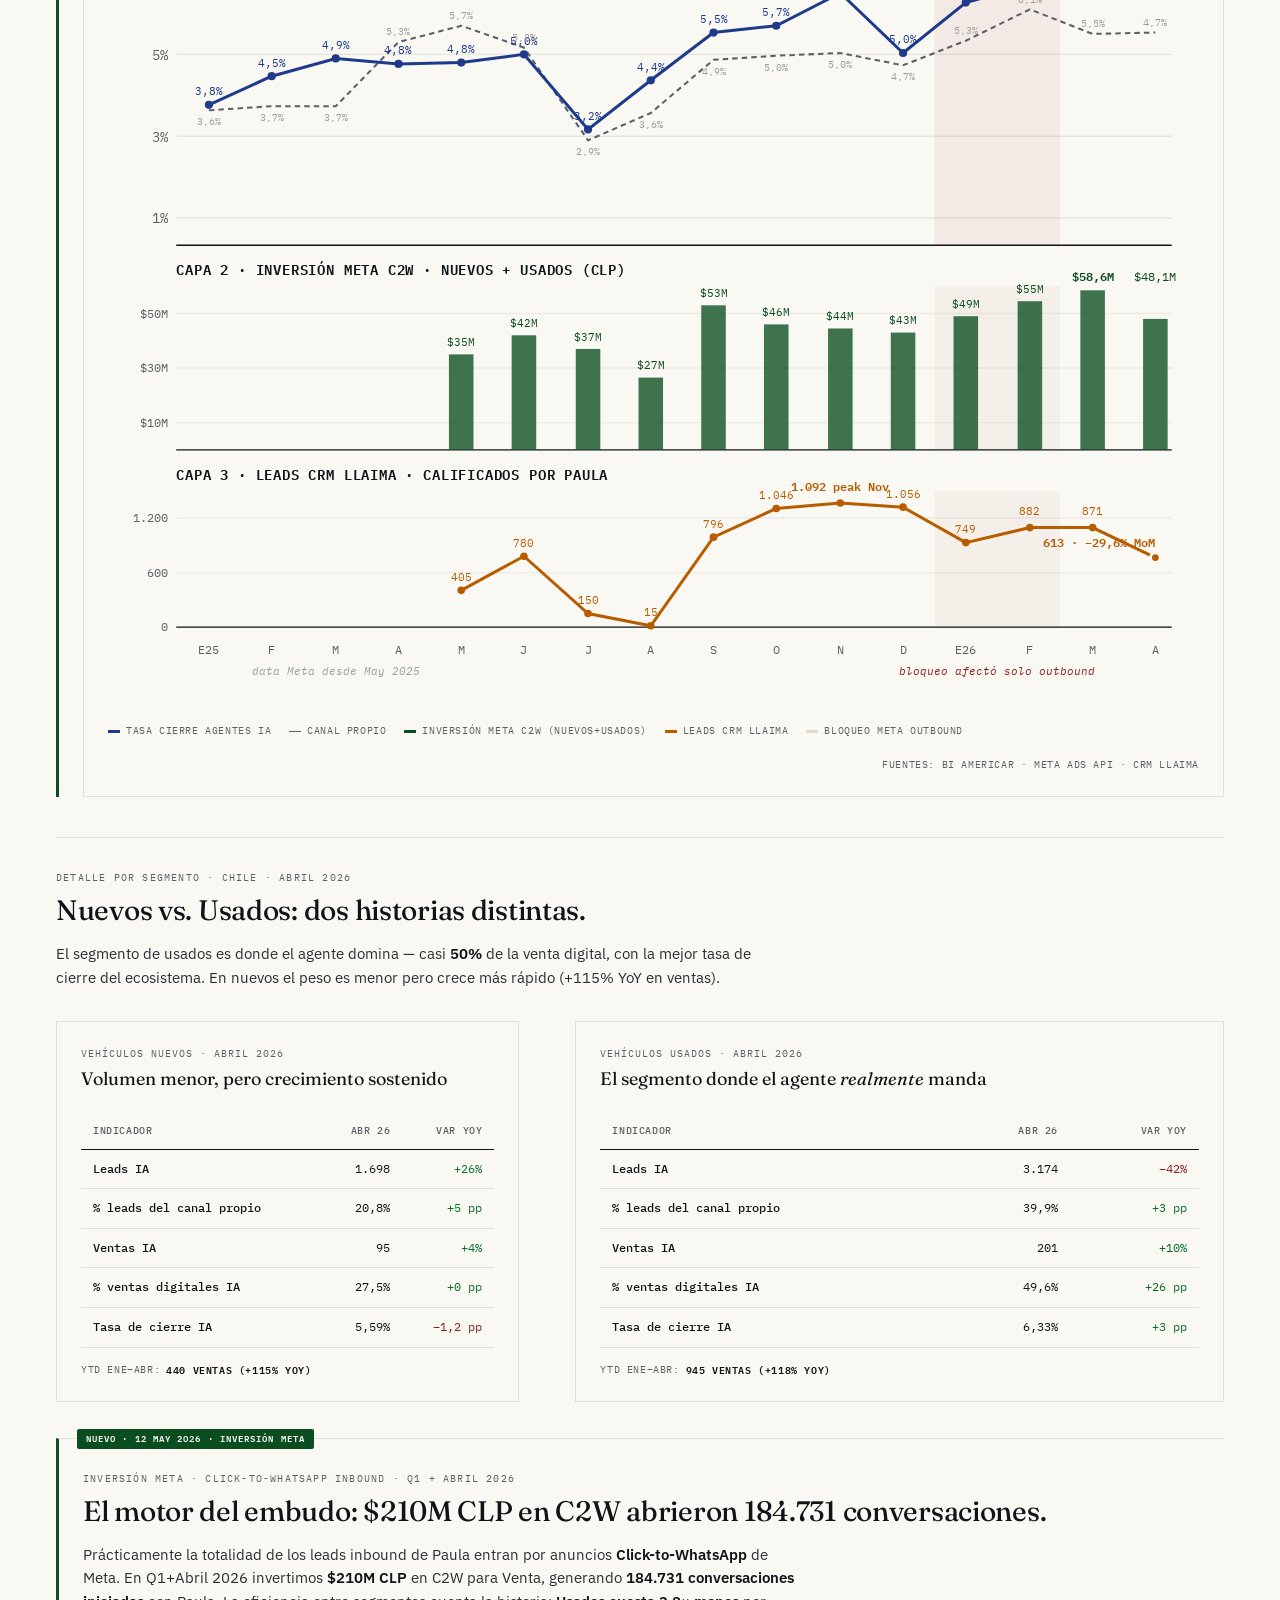
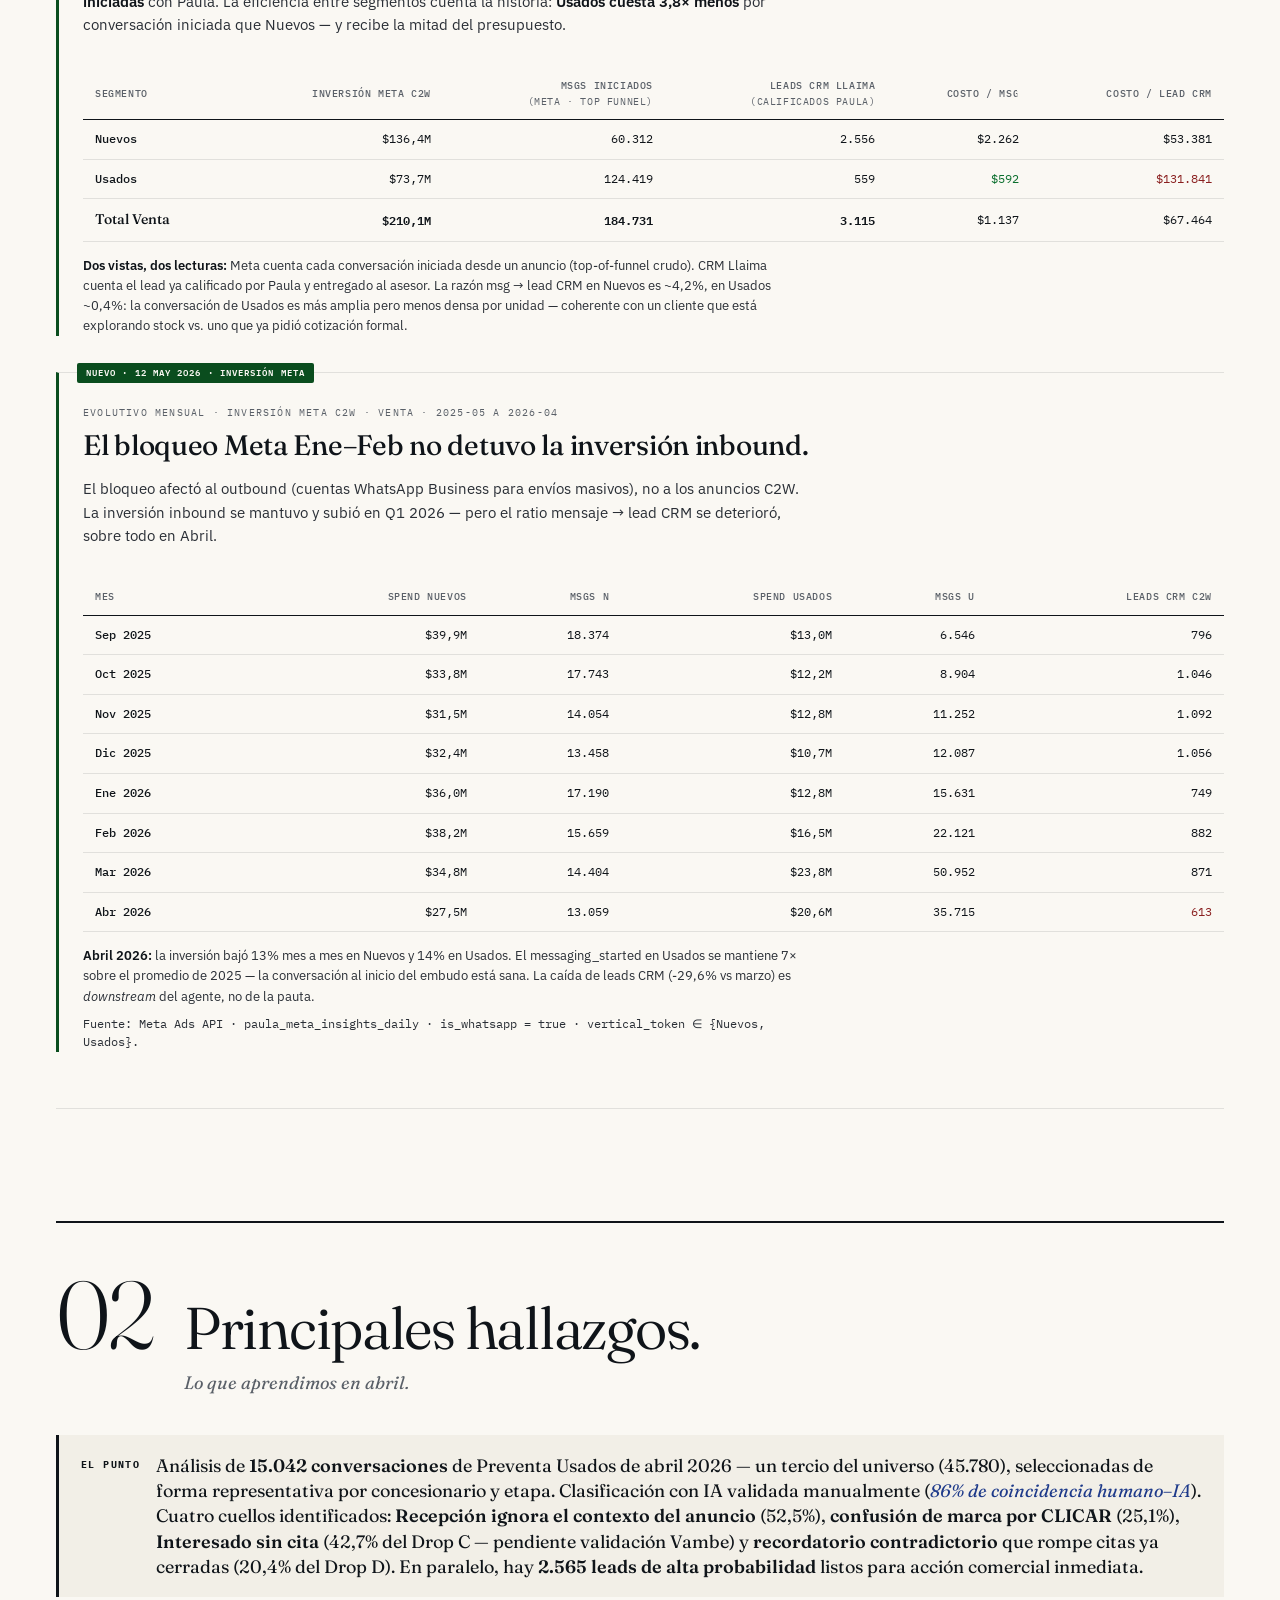
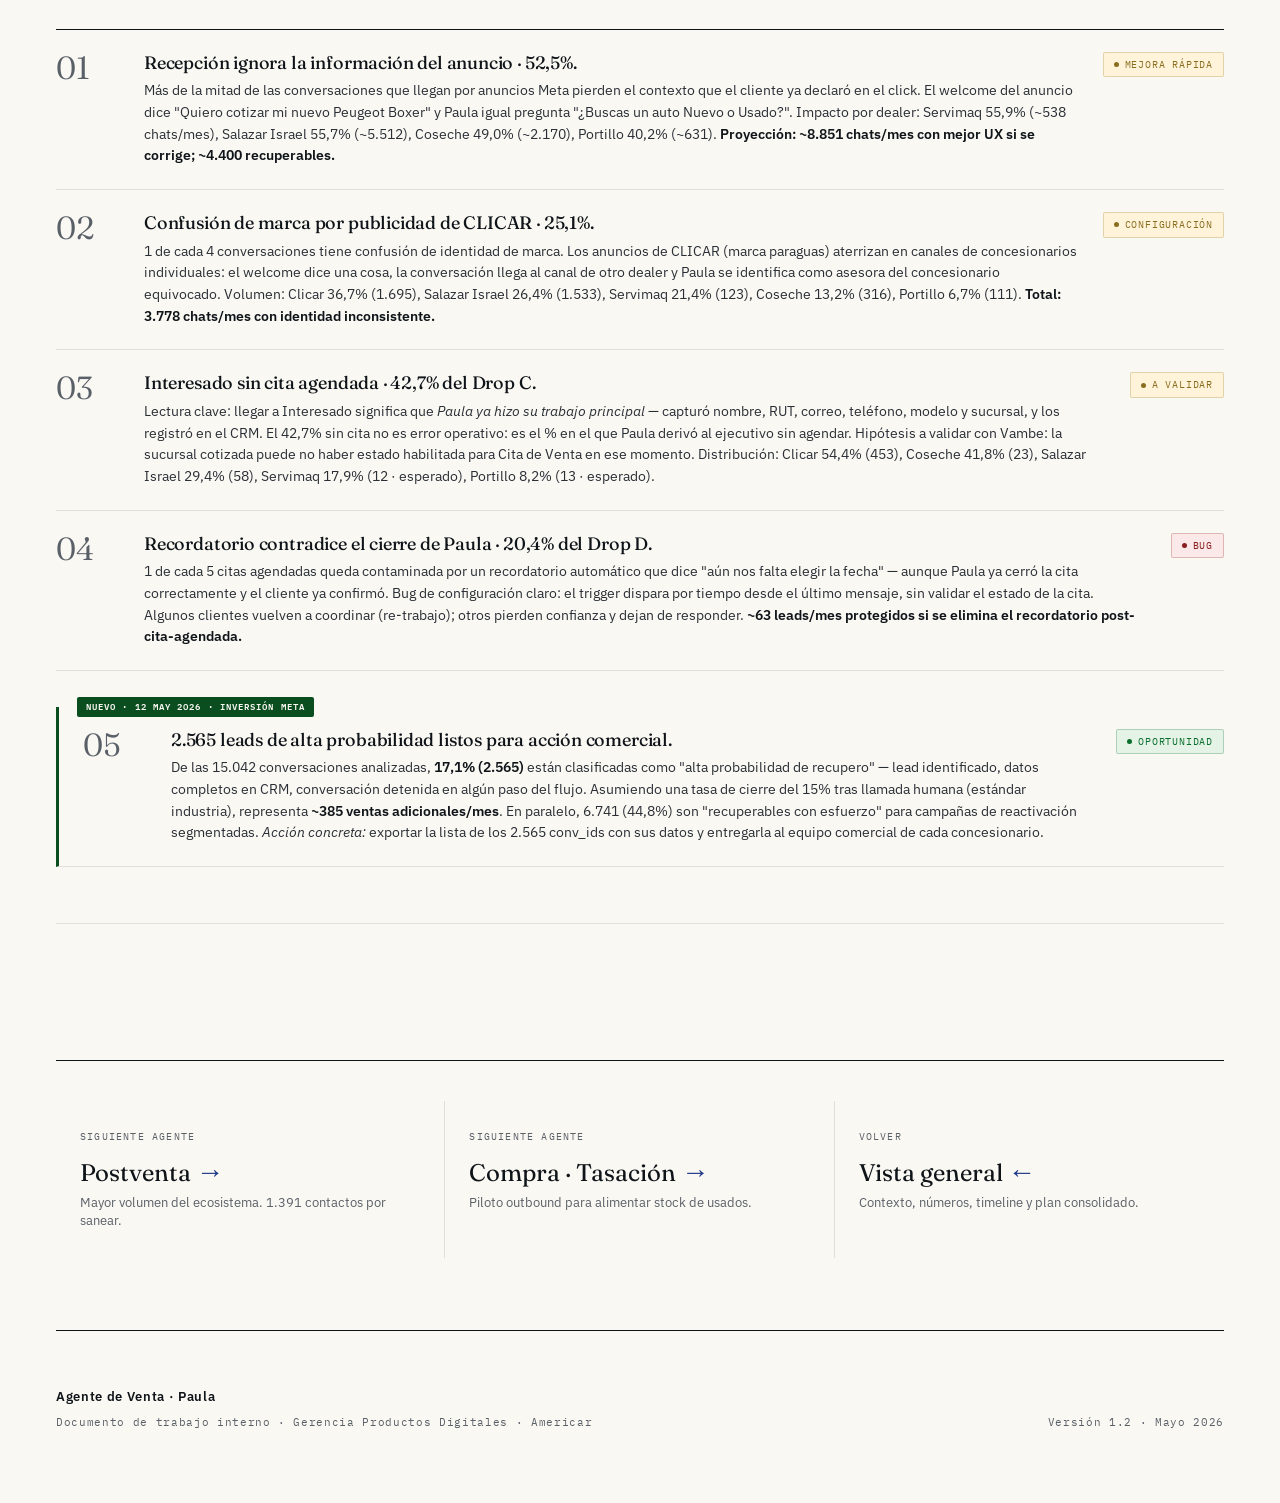
<file: venta.html>
<!DOCTYPE html>
<html lang="es">
<head>
<meta charset="UTF-8">
<meta name="viewport" content="width=device-width, initial-scale=1.0">
<title>Agente de Venta · Paula · Americar Chile</title>
<link rel="preconnect" href="https://fonts.googleapis.com">
<link rel="preconnect" href="https://fonts.gstatic.com" crossorigin>
<link href="https://fonts.googleapis.com/css2?family=Fraunces:opsz,wght,SOFT@9..144,300;9..144,400;9..144,500;9..144,600;9..144,700&family=IBM+Plex+Mono:wght@300;400;500;600&family=IBM+Plex+Sans:wght@300;400;500;600;700&display=swap" rel="stylesheet">
<link rel="stylesheet" href="assets/styles.css?v=14">
</head>
<body>

<header class="topnav">
  <div class="topnav-inner">
    <a href="index.html" class="brand">
      <span class="dot"></span>
      <span>Americar <span class="sep">·</span> <span class="meta-hide">Agentes Virtuales</span></span>
    </a>
    <nav class="nav-links">
      <a href="index.html">General</a>
      <a href="benchmark.html">Benchmark</a>
      <a href="venta.html" class="active">Venta</a>
      <a href="postventa.html">Postventa</a>
      <a href="compra.html">Compra</a>
      <a href="plan.html">Plan de trabajo</a>
      <a href="dashboard.html">Dashboard</a>
    </nav>
  </div>
</header>

<div class="shell">

<section class="page-header first">
  <div class="eyebrow">Agente de venta · Preventa Chile</div>

  <div class="agent-header">
    <div>
      <span class="agent-name">Paula · Preventa Chile</span>
      <h2>El agente más maduro<br>del ecosistema.</h2>
    </div>
    <div class="meta">
      <strong>Inbound conversacional</strong>
      Vehículos nuevos + usados<br>
      Vambe · Integrado con Llaima<br>
      Operativo desde Mayo 2025
    </div>
  </div>

  <nav class="page-toc" aria-label="Índice de la página">
    <a href="#contexto"><span class="toc-num">01</span> Contexto del agente</a>
    <a href="#hallazgos"><span class="toc-num">02</span> Principales hallazgos</a>
  </nav>
</section>

<!-- ============ 01 · CONTEXTO ============ -->
<section id="contexto">
  <div class="section-banner">
    <div class="num-big">01</div>
    <div>
      <h2>Contexto del agente.</h2>
      <div class="punto">Qué hace Paula en venta y cómo le está yendo hoy.</div>
    </div>
  </div>

  <div class="punto-clave">
    <div class="pc-label">El punto</div>
    <div class="pc-text">
      Paula es el <em>caso de éxito</em> del ecosistema. En abril 2026 cerró <strong>296 ventas</strong> con una tasa de cierre <strong>30% superior</strong> al canal propio no asistido — récord histórico mensual. El motor funciona; el siguiente paso es escalar a más marcas y deepenear funcionalidades.
    </div>
  </div>

  <div class="panel">
    <div class="panel-eyebrow">Indicadores principales · Venta total Chile · Abr 2026</div>
    <div class="kpi-grid mt-32">
      <div class="kpi">
        <div class="label">Ventas IA · Abr 2026</div>
        <div class="value">296</div>
        <div class="delta pos">▲ +8,4% vs Abr 2025</div>
        <div class="footnote">YTD Ene–Abr: 1.408 ventas (+97,7% YoY)</div>
      </div>
      <div class="kpi">
        <div class="label">% Ventas IA / Digitales</div>
        <div class="value">39,4<span class="unit">%</span></div>
        <div class="delta pos">▲ +14,4 pp YoY</div>
        <div class="footnote">~4 de cada 10 ventas digitales son IA</div>
      </div>
      <div class="kpi">
        <div class="label">Tasa de cierre IA</div>
        <div class="value">6,08<span class="unit">%</span></div>
        <div class="delta pos">▲ vs 4,66% canal propio (+30%)</div>
        <div class="footnote">Récord histórico mensual</div>
      </div>
      <div class="kpi">
        <div class="label">Leads IA</div>
        <div class="value">4.867</div>
        <div class="delta neg">▼ −28,8% vs Abr 2025</div>
        <div class="footnote">% del canal propio: 30,2% (estable)</div>
      </div>
    </div>
  </div>

  <div class="panel is-new">
    <div class="panel-eyebrow">Evolutivo integrado · Cierre IA + Inversión Meta C2W + Leads CRM · Chile · Ene 2025 a Abr 2026</div>
    <div class="chart-wrap mt-32">
      <div class="chart-title">Tres capas, una misma historia mensual</div>
      <div class="chart-sub">Arriba la tasa de cierre IA vs canal propio. En el medio la inversión Meta Click-to-WhatsApp que abre el embudo. Abajo los leads que entraron al CRM Llaima ya calificados por Paula. El bloqueo Meta de Ene–Feb afectó al outbound (no a estos anuncios C2W) — y aun así, la conversión msg → lead se deterioró en abril.</div>
      <svg viewBox="0 0 800 580" width="100%" preserveAspectRatio="xMidYMid meet" style="display:block;">

        <!-- =========================================================
             CAPA 1 · Tasa de cierre Agentes IA vs canal propio (y 20-240)
             ========================================================= -->
        <g stroke="rgba(15,20,25,0.08)" stroke-width="1">
          <line x1="50" y1="40" x2="780" y2="40"/>
          <line x1="50" y1="100" x2="780" y2="100"/>
          <line x1="50" y1="160" x2="780" y2="160"/>
          <line x1="50" y1="220" x2="780" y2="220"/>
        </g>
        <g font-family="IBM Plex Mono" font-size="10" fill="#5A6068" text-anchor="end">
          <text x="44" y="44">7%</text><text x="44" y="104">5%</text><text x="44" y="164">3%</text><text x="44" y="224">1%</text>
        </g>
        <text x="50" y="14" font-family="IBM Plex Mono" font-size="10" fill="#0F1419" font-weight="600" letter-spacing="0.6">CAPA 1 · TASA DE CIERRE</text>
        <line x1="50" y1="240" x2="780" y2="240" stroke="#0F1419" stroke-width="1"/>
        <rect x="606" y="40" width="92" height="200" fill="rgba(138,31,31,0.06)"/>
        <text x="652" y="32" font-family="IBM Plex Mono" font-size="9" fill="#8A1F1F" font-weight="600" text-anchor="middle">BLOQUEO META (outbound)</text>
        <polyline fill="none" stroke="#5A6068" stroke-width="1.5" stroke-dasharray="4,3"
          points="74,141 120,138 167,138 213,91 259,79 305,95 352,163 398,143 444,104 490,101 537,99 583,108 629,90 676,67 722,85 768,84"/>
        <polyline fill="none" stroke="#1E3A8A" stroke-width="2.2"
          points="74,137 120,116 167,103 213,107 259,106 305,100 352,155 398,119 444,84 490,79 537,55 583,99 629,62 676,49 722,57 768,37"/>
        <g fill="#1E3A8A">
          <circle cx="74" cy="137" r="3"/><circle cx="120" cy="116" r="3"/><circle cx="167" cy="103" r="3"/><circle cx="213" cy="107" r="3"/>
          <circle cx="259" cy="106" r="3"/><circle cx="305" cy="100" r="3"/><circle cx="352" cy="155" r="3"/><circle cx="398" cy="119" r="3"/>
          <circle cx="444" cy="84" r="3"/><circle cx="490" cy="79" r="3"/><circle cx="537" cy="55" r="3"/><circle cx="583" cy="99" r="3"/>
          <circle cx="629" cy="62" r="3"/><circle cx="676" cy="49" r="3"/><circle cx="722" cy="57" r="3"/>
          <circle cx="768" cy="37" r="4" fill="#1E3A8A" stroke="#FAF8F3" stroke-width="2"/>
        </g>
        <g font-family="IBM Plex Mono" font-size="8" fill="#1E3A8A" text-anchor="middle">
          <text x="74"  y="130">3,8%</text>
          <text x="120" y="109">4,5%</text>
          <text x="167" y="96">4,9%</text>
          <text x="213" y="100">4,8%</text>
          <text x="259" y="99">4,8%</text>
          <text x="305" y="93">5,0%</text>
          <text x="352" y="148">3,2%</text>
          <text x="398" y="112">4,4%</text>
          <text x="444" y="77">5,5%</text>
          <text x="490" y="72">5,7%</text>
          <text x="537" y="48">6,5%</text>
          <text x="583" y="92">5,0%</text>
          <text x="629" y="55">6,3%</text>
          <text x="676" y="42">6,7%</text>
          <text x="722" y="50">6,4%</text>
        </g>
        <g font-family="IBM Plex Mono" font-size="7" fill="#9A9F9C" text-anchor="middle">
          <text x="74"  y="152">3,6%</text>
          <text x="120" y="149">3,7%</text>
          <text x="167" y="149">3,7%</text>
          <text x="213" y="86">5,3%</text>
          <text x="259" y="74">5,7%</text>
          <text x="305" y="90">5,2%</text>
          <text x="352" y="174">2,9%</text>
          <text x="398" y="154">3,6%</text>
          <text x="444" y="115">4,9%</text>
          <text x="490" y="112">5,0%</text>
          <text x="537" y="110">5,0%</text>
          <text x="583" y="119">4,7%</text>
          <text x="629" y="85">5,3%</text>
          <text x="676" y="62">6,1%</text>
          <text x="722" y="80">5,5%</text>
          <text x="768" y="79">4,7%</text>
        </g>
        <g font-family="IBM Plex Mono" font-size="10" fill="#1E3A8A">
          <text x="768" y="24" text-anchor="end" font-weight="600">6,08% · récord</text>
        </g>

        <!-- =========================================================
             CAPA 2 · Inversión Meta C2W Venta (Nuevos + Usados) mensual CLP (y 270-390)
             ========================================================= -->
        <text x="50" y="262" font-family="IBM Plex Mono" font-size="10" fill="#0F1419" font-weight="600" letter-spacing="0.6">CAPA 2 · INVERSIÓN META C2W · NUEVOS + USADOS (CLP)</text>
        <g stroke="rgba(15,20,25,0.06)" stroke-width="1">
          <line x1="50" y1="290" x2="780" y2="290"/>
          <line x1="50" y1="330" x2="780" y2="330"/>
          <line x1="50" y1="370" x2="780" y2="370"/>
        </g>
        <g font-family="IBM Plex Mono" font-size="9" fill="#5A6068" text-anchor="end">
          <text x="44" y="293">$50M</text><text x="44" y="333">$30M</text><text x="44" y="373">$10M</text>
        </g>
        <line x1="50" y1="390" x2="780" y2="390" stroke="#0F1419" stroke-width="1"/>
        <rect x="606" y="270" width="92" height="120" fill="rgba(138,31,31,0.04)"/>
        <!-- Barras: ancho 18, centradas en x. Sin barra antes de May 2025 (no hay data Meta) -->
        <g fill="#0A4D1E" fill-opacity="0.78">
          <rect x="250" y="320" width="18" height="70"/>
          <rect x="296" y="306" width="18" height="84"/>
          <rect x="343" y="316" width="18" height="74"/>
          <rect x="389" y="337" width="18" height="53"/>
          <rect x="435" y="284" width="18" height="106"/>
          <rect x="481" y="298" width="18" height="92"/>
          <rect x="528" y="301" width="18" height="89"/>
          <rect x="574" y="304" width="18" height="86"/>
          <rect x="620" y="292" width="18" height="98"/>
          <rect x="667" y="281" width="18" height="109"/>
          <rect x="713" y="273" width="18" height="117"/>
          <rect x="759" y="294" width="18" height="96"/>
        </g>
        <g font-family="IBM Plex Mono" font-size="8" fill="#0A4D1E" text-anchor="middle">
          <text x="259" y="314">$35M</text>
          <text x="305" y="300">$42M</text>
          <text x="352" y="310">$37M</text>
          <text x="398" y="331">$27M</text>
          <text x="444" y="278">$53M</text>
          <text x="490" y="292">$46M</text>
          <text x="537" y="295">$44M</text>
          <text x="583" y="298">$43M</text>
          <text x="629" y="286">$49M</text>
          <text x="676" y="275">$55M</text>
        </g>
        <!-- Etiquetas peak: marzo 2026 con valor -->
        <text x="722" y="266" font-family="IBM Plex Mono" font-size="9" fill="#0A4D1E" font-weight="600" text-anchor="middle">$58,6M</text>
        <text x="768" y="266" font-family="IBM Plex Mono" font-size="9" fill="#0A4D1E" text-anchor="middle">$48,1M</text>

        <!-- =========================================================
             CAPA 3 · Leads CRM C2W mensual (y 420-520)
             ========================================================= -->
        <text x="50" y="412" font-family="IBM Plex Mono" font-size="10" fill="#0F1419" font-weight="600" letter-spacing="0.6">CAPA 3 · LEADS CRM LLAIMA · CALIFICADOS POR PAULA</text>
        <g stroke="rgba(15,20,25,0.06)" stroke-width="1">
          <line x1="50" y1="440" x2="780" y2="440"/>
          <line x1="50" y1="480" x2="780" y2="480"/>
          <line x1="50" y1="520" x2="780" y2="520"/>
        </g>
        <g font-family="IBM Plex Mono" font-size="9" fill="#5A6068" text-anchor="end">
          <text x="44" y="443">1.200</text><text x="44" y="483">600</text><text x="44" y="523">0</text>
        </g>
        <line x1="50" y1="520" x2="780" y2="520" stroke="#0F1419" stroke-width="1"/>
        <rect x="606" y="420" width="92" height="100" fill="rgba(138,31,31,0.04)"/>
        <!-- Línea de leads -->
        <polyline fill="none" stroke="#B85C00" stroke-width="2.2"
          points="259,493 305,468 352,510 398,519 444,454 490,433 537,429 583,432 629,458 676,447 722,447 768,469"/>
        <g fill="#B85C00">
          <circle cx="259" cy="493" r="2.8"/><circle cx="305" cy="468" r="2.8"/><circle cx="352" cy="510" r="2.8"/>
          <circle cx="398" cy="519" r="2.8"/><circle cx="444" cy="454" r="2.8"/><circle cx="490" cy="433" r="2.8"/>
          <circle cx="537" cy="429" r="2.8"/><circle cx="583" cy="432" r="2.8"/><circle cx="629" cy="458" r="2.8"/>
          <circle cx="676" cy="447" r="2.8"/><circle cx="722" cy="447" r="2.8"/>
          <circle cx="768" cy="469" r="3.5" fill="#B85C00" stroke="#FAF8F3" stroke-width="2"/>
        </g>
        <text x="768" y="461" font-family="IBM Plex Mono" font-size="9" fill="#B85C00" font-weight="600" text-anchor="end">613 · −29,6% MoM</text>
        <text x="537" y="420" font-family="IBM Plex Mono" font-size="9" fill="#B85C00" font-weight="600" text-anchor="middle">1.092 peak Nov</text>
        <g font-family="IBM Plex Mono" font-size="8" fill="#B85C00" text-anchor="middle">
          <text x="259" y="486">405</text>
          <text x="305" y="461">780</text>
          <text x="352" y="503">150</text>
          <text x="398" y="512">15</text>
          <text x="444" y="447">796</text>
          <text x="490" y="426">1.046</text>
          <text x="583" y="425">1.056</text>
          <text x="629" y="451">749</text>
          <text x="676" y="438">882</text>
          <text x="722" y="438">871</text>
        </g>

        <!-- Eje X compartido · meses -->
        <g font-family="IBM Plex Mono" font-size="9" fill="#5A6068" text-anchor="middle">
          <text x="74" y="540">E25</text><text x="120" y="540">F</text><text x="167" y="540">M</text><text x="213" y="540">A</text>
          <text x="259" y="540">M</text><text x="305" y="540">J</text><text x="352" y="540">J</text><text x="398" y="540">A</text>
          <text x="444" y="540">S</text><text x="490" y="540">O</text><text x="537" y="540">N</text><text x="583" y="540">D</text>
          <text x="629" y="540">E26</text><text x="676" y="540">F</text><text x="722" y="540">M</text><text x="768" y="540">A</text>
        </g>
        <text x="167" y="555" font-family="IBM Plex Mono" font-size="8" fill="#9A9F9C" text-anchor="middle" font-style="italic">data Meta desde May 2025</text>
        <text x="652" y="555" font-family="IBM Plex Mono" font-size="8" fill="#8A1F1F" text-anchor="middle" font-style="italic">bloqueo afectó solo outbound</text>
      </svg>
      <div class="chart-legend">
        <div class="lg"><span class="swatch" style="background:#1E3A8A"></span>Tasa cierre Agentes IA</div>
        <div class="lg"><span class="swatch" style="background:#5A6068; height:1px; border-top:1px dashed #5A6068"></span>Canal propio</div>
        <div class="lg"><span class="swatch" style="background:#0A4D1E"></span>Inversión Meta C2W (Nuevos+Usados)</div>
        <div class="lg"><span class="swatch" style="background:#B85C00"></span>Leads CRM Llaima</div>
        <div class="lg"><span class="swatch" style="background:rgba(138,31,31,0.15)"></span>Bloqueo Meta outbound</div>
        <div class="lg mono" style="margin-left:auto">Fuentes: BI Americar · Meta Ads API · CRM Llaima</div>
      </div>
    </div>
  </div>

  <div class="panel">
    <div class="panel-eyebrow">Detalle por segmento · Chile · Abril 2026</div>
    <h3>Nuevos vs. Usados: dos historias distintas.</h3>
    <p>El segmento de usados es donde el agente domina — casi <strong>50%</strong> de la venta digital, con la mejor tasa de cierre del ecosistema. En nuevos el peso es menor pero crece más rápido (+115% YoY en ventas).</p>

    <div class="cols-2 mt-32">
      <div class="chart-wrap">
        <div class="chart-title">Vehículos nuevos · Abril 2026</div>
        <div class="chart-sub">Volumen menor, pero crecimiento sostenido</div>
        <table class="data-table">
          <thead>
            <tr><th>Indicador</th><th>Abr 26</th><th>Var YoY</th></tr>
          </thead>
          <tbody>
            <tr><td class="row-label">Leads IA</td><td>1.698</td><td class="pos">+26%</td></tr>
            <tr><td class="row-label">% leads del canal propio</td><td>20,8%</td><td class="pos">+5 pp</td></tr>
            <tr><td class="row-label">Ventas IA</td><td>95</td><td class="pos">+4%</td></tr>
            <tr><td class="row-label">% ventas digitales IA</td><td>27,5%</td><td class="pos">+0 pp</td></tr>
            <tr><td class="row-label">Tasa de cierre IA</td><td>5,59%</td><td class="neg">−1,2 pp</td></tr>
          </tbody>
        </table>
        <div class="chart-legend"><div class="lg">YTD Ene–Abr: <strong>440 ventas (+115% YoY)</strong></div></div>
      </div>

      <div class="chart-wrap">
        <div class="chart-title">Vehículos usados · Abril 2026</div>
        <div class="chart-sub">El segmento donde el agente <em>realmente</em> manda</div>
        <table class="data-table">
          <thead>
            <tr><th>Indicador</th><th>Abr 26</th><th>Var YoY</th></tr>
          </thead>
          <tbody>
            <tr><td class="row-label">Leads IA</td><td>3.174</td><td class="neg">−42%</td></tr>
            <tr><td class="row-label">% leads del canal propio</td><td>39,9%</td><td class="pos">+3 pp</td></tr>
            <tr><td class="row-label">Ventas IA</td><td>201</td><td class="pos">+10%</td></tr>
            <tr><td class="row-label">% ventas digitales IA</td><td>49,6%</td><td class="pos">+26 pp</td></tr>
            <tr><td class="row-label">Tasa de cierre IA</td><td>6,33%</td><td class="pos">+3 pp</td></tr>
          </tbody>
        </table>
        <div class="chart-legend"><div class="lg">YTD Ene–Abr: <strong>945 ventas (+118% YoY)</strong></div></div>
      </div>
    </div>
  </div>

  <div class="panel is-new">
    <div class="panel-eyebrow">Inversión Meta · Click-to-WhatsApp inbound · Q1 + Abril 2026</div>
    <h3>El motor del embudo: $210M CLP en C2W abrieron 184.731 conversaciones.</h3>
    <p>Prácticamente la totalidad de los leads inbound de Paula entran por anuncios <strong>Click-to-WhatsApp</strong> de Meta. En Q1+Abril 2026 invertimos <strong>$210M CLP</strong> en C2W para Venta, generando <strong>184.731 conversaciones iniciadas</strong> con Paula. La eficiencia entre segmentos cuenta la historia: <strong>Usados cuesta 3,8× menos</strong> por conversación iniciada que Nuevos — y recibe la mitad del presupuesto.</p>

    <table class="data-table mt-32">
      <thead>
        <tr>
          <th>Segmento</th>
          <th>Inversión Meta C2W</th>
          <th>Msgs iniciados<br><span class="mono" style="font-weight:400;font-size:10px;">(Meta · top funnel)</span></th>
          <th>Leads CRM Llaima<br><span class="mono" style="font-weight:400;font-size:10px;">(calificados Paula)</span></th>
          <th>Costo / msg</th>
          <th>Costo / lead CRM</th>
        </tr>
      </thead>
      <tbody>
        <tr><td class="row-label">Nuevos</td><td>$136,4M</td><td>60.312</td><td>2.556</td><td>$2.262</td><td>$53.381</td></tr>
        <tr><td class="row-label">Usados</td><td>$73,7M</td><td>124.419</td><td>559</td><td class="pos">$592</td><td class="neg">$131.841</td></tr>
        <tr style="border-top:1px solid var(--ink);">
          <td class="row-label" style="font-family:var(--serif);font-size:14px;">Total Venta</td>
          <td style="font-weight:600;">$210,1M</td>
          <td style="font-weight:600;">184.731</td>
          <td style="font-weight:600;">3.115</td>
          <td>$1.137</td>
          <td>$67.464</td>
        </tr>
      </tbody>
    </table>
    <p style="margin-top:14px; font-size:13px;">
      <strong>Dos vistas, dos lecturas:</strong> Meta cuenta cada conversación iniciada desde un anuncio (top-of-funnel crudo). CRM Llaima cuenta el lead ya calificado por Paula y entregado al asesor. La razón msg → lead CRM en Nuevos es ~4,2%, en Usados ~0,4%: la conversación de Usados es más amplia pero menos densa por unidad — coherente con un cliente que está explorando stock vs. uno que ya pidió cotización formal.
    </p>
  </div>

  <div class="panel is-new">
    <div class="panel-eyebrow">Evolutivo mensual · Inversión Meta C2W · Venta · 2025-05 a 2026-04</div>
    <h3>El bloqueo Meta Ene–Feb no detuvo la inversión inbound.</h3>
    <p>El bloqueo afectó al outbound (cuentas WhatsApp Business para envíos masivos), no a los anuncios C2W. La inversión inbound se mantuvo y subió en Q1 2026 — pero el ratio mensaje → lead CRM se deterioró, sobre todo en Abril.</p>

    <table class="data-table mt-32">
      <thead>
        <tr><th>Mes</th><th>Spend Nuevos</th><th>Msgs N</th><th>Spend Usados</th><th>Msgs U</th><th>Leads CRM C2W</th></tr>
      </thead>
      <tbody>
        <tr><td class="row-label">Sep 2025</td><td>$39,9M</td><td>18.374</td><td>$13,0M</td><td>6.546</td><td>796</td></tr>
        <tr><td class="row-label">Oct 2025</td><td>$33,8M</td><td>17.743</td><td>$12,2M</td><td>8.904</td><td>1.046</td></tr>
        <tr><td class="row-label">Nov 2025</td><td>$31,5M</td><td>14.054</td><td>$12,8M</td><td>11.252</td><td>1.092</td></tr>
        <tr><td class="row-label">Dic 2025</td><td>$32,4M</td><td>13.458</td><td>$10,7M</td><td>12.087</td><td>1.056</td></tr>
        <tr><td class="row-label">Ene 2026</td><td>$36,0M</td><td>17.190</td><td>$12,8M</td><td>15.631</td><td>749</td></tr>
        <tr><td class="row-label">Feb 2026</td><td>$38,2M</td><td>15.659</td><td>$16,5M</td><td>22.121</td><td>882</td></tr>
        <tr><td class="row-label">Mar 2026</td><td>$34,8M</td><td>14.404</td><td>$23,8M</td><td>50.952</td><td>871</td></tr>
        <tr><td class="row-label">Abr 2026</td><td>$27,5M</td><td>13.059</td><td>$20,6M</td><td>35.715</td><td class="neg">613</td></tr>
      </tbody>
    </table>
    <p style="margin-top:14px; font-size:13px;">
      <strong>Abril 2026:</strong> la inversión bajó 13% mes a mes en Nuevos y 14% en Usados. El messaging_started en Usados se mantiene 7× sobre el promedio de 2025 — la conversación al inicio del embudo está sana. La caída de leads CRM (-29,6% vs marzo) es <em>downstream</em> del agente, no de la pauta.
    </p>
    <p style="margin-top:8px; font-size:12px; color: var(--ink-soft);" class="mono">
      Fuente: Meta Ads API · paula_meta_insights_daily · is_whatsapp = true · vertical_token ∈ {Nuevos, Usados}.
    </p>
  </div>
</section>

<!-- ============ 02 · HALLAZGOS ============ -->
<section id="hallazgos">
  <div class="section-banner">
    <div class="num-big">02</div>
    <div>
      <h2>Principales hallazgos.</h2>
      <div class="punto">Lo que aprendimos en abril.</div>
    </div>
  </div>

  <div class="punto-clave">
    <div class="pc-label">El punto</div>
    <div class="pc-text">
      Análisis de <strong>15.042 conversaciones</strong> de Preventa Usados de abril 2026 — un tercio del universo (45.780), seleccionadas de forma representativa por concesionario y etapa. Clasificación con IA validada manualmente (<em>86% de coincidencia humano–IA</em>). Cuatro cuellos identificados: <strong>Recepción ignora el contexto del anuncio</strong> (52,5%), <strong>confusión de marca por CLICAR</strong> (25,1%), <strong>Interesado sin cita</strong> (42,7% del Drop C — pendiente validación Vambe) y <strong>recordatorio contradictorio</strong> que rompe citas ya cerradas (20,4% del Drop D). En paralelo, hay <strong>2.565 leads de alta probabilidad</strong> listos para acción comercial inmediata.
    </div>
  </div>

  <div class="findings mt-32">
    <div class="finding">
      <div class="num">01</div>
      <div>
        <h4>Recepción ignora la información del anuncio · 52,5%.</h4>
        <p>Más de la mitad de las conversaciones que llegan por anuncios Meta pierden el contexto que el cliente ya declaró en el click. El welcome del anuncio dice "Quiero cotizar mi nuevo Peugeot Boxer" y Paula igual pregunta "¿Buscas un auto Nuevo o Usado?". Impacto por dealer: Servimaq 55,9% (~538 chats/mes), Salazar Israel 55,7% (~5.512), Coseche 49,0% (~2.170), Portillo 40,2% (~631). <strong>Proyección: ~8.851 chats/mes con mejor UX si se corrige; ~4.400 recuperables.</strong></p>
      </div>
      <div class="meta"><span class="tag neu"><span class="dot"></span>Mejora rápida</span></div>
    </div>
    <div class="finding">
      <div class="num">02</div>
      <div>
        <h4>Confusión de marca por publicidad de CLICAR · 25,1%.</h4>
        <p>1 de cada 4 conversaciones tiene confusión de identidad de marca. Los anuncios de CLICAR (marca paraguas) aterrizan en canales de concesionarios individuales: el welcome dice una cosa, la conversación llega al canal de otro dealer y Paula se identifica como asesora del concesionario equivocado. Volumen: Clicar 36,7% (1.695), Salazar Israel 26,4% (1.533), Servimaq 21,4% (123), Coseche 13,2% (316), Portillo 6,7% (111). <strong>Total: 3.778 chats/mes con identidad inconsistente.</strong></p>
      </div>
      <div class="meta"><span class="tag neu"><span class="dot"></span>Configuración</span></div>
    </div>
    <div class="finding">
      <div class="num">03</div>
      <div>
        <h4>Interesado sin cita agendada · 42,7% del Drop C.</h4>
        <p>Lectura clave: llegar a Interesado significa que <em>Paula ya hizo su trabajo principal</em> — capturó nombre, RUT, correo, teléfono, modelo y sucursal, y los registró en el CRM. El 42,7% sin cita no es error operativo: es el % en el que Paula derivó al ejecutivo sin agendar. Hipótesis a validar con Vambe: la sucursal cotizada puede no haber estado habilitada para Cita de Venta en ese momento. Distribución: Clicar 54,4% (453), Coseche 41,8% (23), Salazar Israel 29,4% (58), Servimaq 17,9% (12 · esperado), Portillo 8,2% (13 · esperado).</p>
      </div>
      <div class="meta"><span class="tag neu"><span class="dot"></span>A validar</span></div>
    </div>
    <div class="finding">
      <div class="num">04</div>
      <div>
        <h4>Recordatorio contradice el cierre de Paula · 20,4% del Drop D.</h4>
        <p>1 de cada 5 citas agendadas queda contaminada por un recordatorio automático que dice "aún nos falta elegir la fecha" — aunque Paula ya cerró la cita correctamente y el cliente ya confirmó. Bug de configuración claro: el trigger dispara por tiempo desde el último mensaje, sin validar el estado de la cita. Algunos clientes vuelven a coordinar (re-trabajo); otros pierden confianza y dejan de responder. <strong>~63 leads/mes protegidos si se elimina el recordatorio post-cita-agendada.</strong></p>
      </div>
      <div class="meta"><span class="tag neg"><span class="dot"></span>Bug</span></div>
    </div>
    <div class="finding is-new">
      <div class="num">05</div>
      <div>
        <h4>2.565 leads de alta probabilidad listos para acción comercial.</h4>
        <p>De las 15.042 conversaciones analizadas, <strong>17,1% (2.565)</strong> están clasificadas como "alta probabilidad de recupero" — lead identificado, datos completos en CRM, conversación detenida en algún paso del flujo. Asumiendo una tasa de cierre del 15% tras llamada humana (estándar industria), representa <strong>~385 ventas adicionales/mes</strong>. En paralelo, 6.741 (44,8%) son "recuperables con esfuerzo" para campañas de reactivación segmentadas. <em>Acción concreta:</em> exportar la lista de los 2.565 conv_ids con sus datos y entregarla al equipo comercial de cada concesionario.</p>
      </div>
      <div class="meta"><span class="tag pos"><span class="dot"></span>Oportunidad</span></div>
    </div>
  </div>
</section>


<section id="explorar">
  <div class="next-nav">
    <a href="postventa.html" class="next-nav-card">
      <div class="nn-label">Siguiente agente</div>
      <div class="nn-title">Postventa <span class="nn-arrow">→</span></div>
      <div class="nn-desc">Mayor volumen del ecosistema. 1.391 contactos por sanear.</div>
    </a>
    <a href="compra.html" class="next-nav-card">
      <div class="nn-label">Siguiente agente</div>
      <div class="nn-title">Compra · Tasación <span class="nn-arrow">→</span></div>
      <div class="nn-desc">Piloto outbound para alimentar stock de usados.</div>
    </a>
    <a href="index.html" class="next-nav-card">
      <div class="nn-label">Volver</div>
      <div class="nn-title">Vista general <span class="nn-arrow">←</span></div>
      <div class="nn-desc">Contexto, números, timeline y plan consolidado.</div>
    </a>
  </div>
</section>

<footer>
  <div class="doc-meta">
    <strong>Agente de Venta · Paula</strong>
    Documento de trabajo interno · Gerencia Productos Digitales · Americar
  </div>
  <div class="sig">
    Versión 1.2 · Mayo 2026
  </div>
</footer>

</div>

<script>
document.documentElement.classList.add('js-on');
const reveals = document.querySelectorAll('.panel, .kpi-grid, .findings, .roadmap, .funnel, .chart-wrap, .headline-stat, .quote-grid, .callout, .story-cols, .placeholder, .next-nav, .plan-blocks, .section-banner, .punto-clave');
reveals.forEach(el => el.classList.add('reveal'));
const revObs = new IntersectionObserver((entries) => {
  entries.forEach(entry => {
    if (entry.isIntersecting) {
      entry.target.classList.add('in');
      revObs.unobserve(entry.target);
    }
  });
}, { threshold: 0.08 });
reveals.forEach(el => revObs.observe(el));
</script>

</body>
</html>
</file>
<file: assets/styles.css>
/* ======================================
   AMERICAR — AGENTES VIRTUALES
   Editorial design system · shared styles
   ====================================== */

:root {
  --paper: #FAF8F3;
  --paper-warm: #F2EFE7;
  --ink: #0F1419;
  --ink-soft: #2A2F36;
  --ink-mute: #5A6068;
  --rule: #1F242B;
  --line: rgba(15,20,25,0.10);
  --line-strong: rgba(15,20,25,0.25);

  --americar: #0A4D1E;
  --americar-soft: #1E6F3A;

  --signal: #1E3A8A;
  --signal-soft: #3B5BC8;
  --signal-tint: rgba(30,58,138,0.08);

  --positive: #0A6E2D;
  --neutral: #8A6D1F;
  --negative: #8A1F1F;
  --warn-tint: #FFF4D9;
  --neg-tint:  #FBE9E9;
  --pos-tint:  #E4F3E6;

  --serif: "Fraunces", Georgia, serif;
  --sans: "IBM Plex Sans", -apple-system, BlinkMacSystemFont, sans-serif;
  --mono: "IBM Plex Mono", "SF Mono", Menlo, monospace;
}

* { box-sizing: border-box; margin: 0; padding: 0; }
html { scroll-behavior: smooth; }
body {
  background: var(--paper);
  color: var(--ink);
  font-family: var(--sans);
  font-weight: 400;
  font-size: 15px;
  line-height: 1.55;
  -webkit-font-smoothing: antialiased;
  overflow-x: hidden;
}

body::before {
  content: "";
  position: fixed; inset: 0;
  background-image:
    radial-gradient(circle at 18% 32%, rgba(30,58,138,0.03) 0, transparent 35%),
    radial-gradient(circle at 82% 78%, rgba(10,77,30,0.03) 0, transparent 35%);
  pointer-events: none;
  z-index: 0;
}

/* ===== Layout ===== */
.shell { position: relative; z-index: 1; max-width: 1280px; margin: 0 auto; padding: 0 56px; }
@media (max-width: 900px) { .shell { padding: 0 24px; } }

section { padding: 80px 0 56px; position: relative; }
section + section { border-top: 1px solid var(--line); }
section.first { padding-top: 56px; }

/* ===== Top navigation (shared across pages) ===== */
.topnav {
  position: sticky; top: 0; z-index: 100;
  background: rgba(250, 248, 243, 0.94);
  backdrop-filter: blur(10px);
  -webkit-backdrop-filter: blur(10px);
  border-bottom: 1px solid var(--line);
  padding: 14px 0;
}
.topnav-inner {
  max-width: 1280px; margin: 0 auto; padding: 0 56px;
  display: flex; justify-content: space-between; align-items: center; gap: 32px;
}
.topnav .brand {
  display: flex; align-items: center; gap: 12px;
  font-family: var(--mono); font-size: 11px; letter-spacing: 0.12em; text-transform: uppercase;
  color: var(--ink); font-weight: 600; text-decoration: none;
}
.topnav .brand .dot {
  width: 8px; height: 8px; border-radius: 50%; background: var(--signal); position: relative; flex-shrink: 0;
}
.topnav .brand .dot::after {
  content: ""; position: absolute; inset: -4px; border: 1px solid var(--signal); border-radius: 50%; opacity: 0.4;
}
.topnav .brand .sep { color: var(--ink-mute); font-weight: 400; margin: 0 2px; }
.topnav .nav-links {
  display: flex; gap: 28px;
  font-family: var(--mono); font-size: 11px; letter-spacing: 0.08em; text-transform: uppercase;
}
.topnav .nav-links a {
  color: var(--ink-mute); text-decoration: none; padding: 4px 0;
  border-bottom: 1px solid transparent; transition: color .2s, border-color .2s;
}
.topnav .nav-links a:hover { color: var(--ink); }
.topnav .nav-links a.active { color: var(--ink); border-bottom-color: var(--signal); }
@media (max-width: 800px) {
  .topnav-inner { padding: 0 24px; flex-direction: column; gap: 14px; align-items: flex-start; }
  .topnav .nav-links { flex-wrap: wrap; gap: 14px 20px; }
  .topnav .brand .meta-hide { display: none; }
}

/* ===== Eyebrow / kicker ===== */
.eyebrow {
  font-family: var(--mono); font-size: 11px; font-weight: 500;
  letter-spacing: 0.14em; text-transform: uppercase;
  color: var(--ink-mute);
  display: flex; align-items: center; gap: 14px;
  margin-bottom: 28px;
}
.eyebrow::before { content: ""; width: 32px; height: 1px; background: var(--ink); }
.eyebrow .num { color: var(--ink); font-weight: 600; }

/* ===== Headings ===== */
h1, h2, h3, h4 { font-family: var(--serif); color: var(--ink); font-weight: 400; letter-spacing: -0.01em; }
h1 { font-size: clamp(48px, 8vw, 112px); line-height: 0.95; font-weight: 300; letter-spacing: -0.04em; }
h2 { font-size: clamp(36px, 4.6vw, 60px); line-height: 1; margin-bottom: 28px; letter-spacing: -0.025em; font-weight: 350; }
h3 { font-size: clamp(22px, 2.2vw, 30px); line-height: 1.15; margin-bottom: 16px; font-weight: 450; }
h4 { font-size: 18px; line-height: 1.25; margin-bottom: 8px; font-weight: 500; font-family: var(--sans); }

h1 em, h2 em { font-style: italic; font-weight: 300; color: var(--signal); }

.lead {
  font-family: var(--serif); font-size: clamp(19px, 2vw, 26px);
  line-height: 1.35; color: var(--ink-soft); font-weight: 350;
  max-width: 760px; margin-bottom: 28px;
}

p { color: var(--ink-soft); max-width: 720px; }
p + p { margin-top: 14px; }
strong { font-weight: 600; color: var(--ink); }

/* ===== Page header (compact, for inner pages) ===== */
.page-header {
  padding: 56px 0 32px;
  border-bottom: 1px solid var(--line);
}
.page-header .eyebrow { margin-bottom: 18px; }
.page-header h1 {
  font-size: clamp(48px, 7vw, 96px); line-height: 0.95; margin-bottom: 16px;
}
.page-header .lead { margin-bottom: 0; }

/* ===== COVER (homepage) ===== */
.cover {
  min-height: calc(100vh - 60px); padding: 64px 0 56px;
  display: flex; flex-direction: column; justify-content: space-between;
}
.cover-header {
  display: flex; justify-content: space-between; align-items: flex-start;
  font-family: var(--mono); font-size: 11px; letter-spacing: 0.12em; text-transform: uppercase;
  color: var(--ink-mute);
}
.cover-header .tag-line { color: var(--ink); font-weight: 600; }

.cover-body { padding: 24px 0; }
.cover h1 { margin-bottom: 28px; }
.cover .subtitle {
  font-family: var(--serif); font-style: italic; font-size: clamp(19px, 2.2vw, 28px);
  color: var(--ink-mute); font-weight: 300; max-width: 700px;
  line-height: 1.3;
}

.cover-footer {
  display: grid; grid-template-columns: repeat(4, 1fr); gap: 24px;
  padding-top: 28px; border-top: 1px solid var(--line);
}
.cover-footer .item {
  font-family: var(--mono); font-size: 11px; letter-spacing: 0.06em; text-transform: uppercase;
  color: var(--ink-mute);
}
.cover-footer .item strong {
  display: block; font-family: var(--sans); font-size: 15px; letter-spacing: 0;
  text-transform: none; color: var(--ink); margin-top: 6px; font-weight: 500;
}
@media (max-width: 700px) {
  .cover-footer { grid-template-columns: repeat(2, 1fr); }
}

/* ===== Tag chips ===== */
.tag {
  display: inline-flex; align-items: center; gap: 6px;
  font-family: var(--mono); font-size: 10px; letter-spacing: 0.08em; text-transform: uppercase;
  padding: 4px 10px; border-radius: 2px; border: 1px solid var(--line-strong); color: var(--ink);
  background: transparent;
}
.tag.pos { background: var(--pos-tint); border-color: rgba(10,110,45,0.25); color: var(--positive); }
.tag.neg { background: var(--neg-tint); border-color: rgba(138,31,31,0.25); color: var(--negative); }
.tag.neu { background: var(--warn-tint); border-color: rgba(138,109,31,0.25); color: var(--neutral); }
.tag.signal { background: var(--signal-tint); border-color: rgba(30,58,138,0.3); color: var(--signal); }
.tag .dot { width: 5px; height: 5px; border-radius: 50%; background: currentColor; }

/* ===== KPI Cards ===== */
.kpi-grid { display: grid; gap: 0; grid-template-columns: repeat(4, 1fr); border-top: 1px solid var(--ink); }
.kpi {
  padding: 28px 24px 24px; border-right: 1px solid var(--line); border-bottom: 1px solid var(--line);
  background: transparent; position: relative;
}
.kpi:last-child { border-right: none; }
.kpi .label {
  font-family: var(--mono); font-size: 10px; letter-spacing: 0.1em; text-transform: uppercase;
  color: var(--ink-mute); margin-bottom: 16px;
}
.kpi .value {
  font-family: var(--serif); font-size: 44px; line-height: 1; font-weight: 350;
  letter-spacing: -0.02em; color: var(--ink); margin-bottom: 8px;
}
.kpi .value sup, .kpi .value .unit { font-size: 0.4em; color: var(--ink-mute); margin-left: 4px; vertical-align: top; font-style: normal; }
.kpi .delta {
  font-family: var(--mono); font-size: 11px; font-weight: 500; letter-spacing: 0.04em;
  color: var(--ink-mute);
}
.kpi .delta.pos { color: var(--positive); }
.kpi .delta.neg { color: var(--negative); }
.kpi .footnote {
  font-size: 11px; color: var(--ink-mute); margin-top: 12px;
  padding-top: 12px; border-top: 1px dashed var(--line);
}
@media (max-width: 900px) {
  .kpi-grid { grid-template-columns: repeat(2, 1fr); }
  .kpi:nth-child(2) { border-right: none; }
}
@media (max-width: 500px) {
  .kpi-grid { grid-template-columns: 1fr; }
  .kpi { border-right: none !important; }
}

/* ===== Two-column ===== */
.cols-2 { display: grid; grid-template-columns: 5fr 7fr; gap: 56px; align-items: start; }
.cols-2.flip { grid-template-columns: 7fr 5fr; }
@media (max-width: 900px) { .cols-2, .cols-2.flip { grid-template-columns: 1fr; gap: 32px; } }

/* ===== Chart wrapper ===== */
.chart-wrap {
  background: transparent; border: 1px solid var(--line); padding: 24px;
  position: relative;
}
.chart-title {
  font-family: var(--mono); font-size: 10px; letter-spacing: 0.1em; text-transform: uppercase;
  color: var(--ink-mute); margin-bottom: 4px;
}
.chart-sub {
  font-family: var(--serif); font-size: 18px; color: var(--ink); margin-bottom: 20px;
  font-weight: 400;
}
.chart-legend {
  display: flex; gap: 18px; font-family: var(--mono); font-size: 10px; letter-spacing: 0.06em; text-transform: uppercase;
  color: var(--ink-mute); margin-top: 14px; flex-wrap: wrap;
}
.chart-legend .lg { display: flex; align-items: center; gap: 6px; }
.chart-legend .swatch { width: 12px; height: 3px; }

/* ===== Findings list ===== */
.findings { display: grid; gap: 0; border-top: 1px solid var(--ink); }
.finding {
  display: grid; grid-template-columns: 64px 1fr auto; gap: 24px;
  padding: 22px 0; border-bottom: 1px solid var(--line);
  align-items: start;
}
.finding .num {
  font-family: var(--serif); font-size: 32px; font-weight: 350; color: var(--ink-mute);
  line-height: 1;
}
.finding h4 { font-family: var(--serif); font-size: 18px; font-weight: 450; margin-bottom: 6px; }
.finding p { font-size: 14px; color: var(--ink-soft); margin-top: 0; max-width: 100%; }
.finding .meta { display: flex; gap: 6px; flex-wrap: wrap; justify-content: flex-end; }
@media (max-width: 700px) {
  .finding { grid-template-columns: 40px 1fr; }
  .finding .meta { grid-column: 1 / -1; justify-content: flex-start; }
}

/* ===== Roadmap timeline (4-column sprints) ===== */
.roadmap {
  display: grid; grid-template-columns: repeat(4, 1fr); gap: 0;
  border-top: 1px solid var(--ink); border-bottom: 1px solid var(--ink);
  margin-top: 16px;
}
.rm-col {
  border-right: 1px solid var(--line); padding: 20px 20px 24px;
  position: relative;
}
.rm-col:last-child { border-right: none; }
.rm-col .week {
  font-family: var(--mono); font-size: 10px; letter-spacing: 0.1em; text-transform: uppercase;
  color: var(--ink); font-weight: 600; margin-bottom: 4px;
}
.rm-col .when {
  font-family: var(--mono); font-size: 10px; color: var(--ink-mute); margin-bottom: 18px;
}
.rm-col ul { list-style: none; }
.rm-col li {
  font-size: 13px; color: var(--ink-soft); padding: 10px 0 10px 18px; position: relative;
  border-top: 1px dashed var(--line); line-height: 1.4;
}
.rm-col li:first-child { border-top: none; padding-top: 0; }
.rm-col li::before {
  content: ""; position: absolute; left: 0; top: 16px;
  width: 6px; height: 6px; background: var(--signal); border-radius: 50%;
}
.rm-col li:first-child::before { top: 6px; }
.rm-col li strong { font-weight: 600; color: var(--ink); }
.rm-col li .who {
  display: block; margin-top: 4px;
  font-family: var(--mono); font-size: 10px; letter-spacing: 0.06em; text-transform: uppercase;
  color: var(--ink-mute);
}
@media (max-width: 900px) {
  .roadmap { grid-template-columns: repeat(2, 1fr); }
  .rm-col:nth-child(2) { border-right: none; }
  .rm-col { border-bottom: 1px solid var(--line); }
}
@media (max-width: 500px) {
  .roadmap { grid-template-columns: 1fr; }
  .rm-col { border-right: none !important; }
}

/* ===== Agent header (page intro) ===== */
.agent-header {
  display: grid; grid-template-columns: 1fr auto; gap: 32px; align-items: end;
  padding-bottom: 28px; border-bottom: 2px solid var(--ink); margin-bottom: 48px;
}
.agent-header .meta {
  font-family: var(--mono); font-size: 11px; letter-spacing: 0.08em; text-transform: uppercase;
  color: var(--ink-mute); text-align: right;
}
.agent-header .meta strong { display: block; color: var(--ink); margin-bottom: 4px; font-size: 13px; }
.agent-header h2 { margin-bottom: 0; }
.agent-header .agent-name {
  font-family: var(--mono); font-size: 11px; letter-spacing: 0.12em; text-transform: uppercase;
  color: var(--signal); margin-bottom: 14px; display: block; font-weight: 600;
}
@media (max-width: 700px) {
  .agent-header { grid-template-columns: 1fr; }
  .agent-header .meta { text-align: left; }
}

/* ===== Sub-section panels ===== */
.panel {
  margin-top: 40px; padding-top: 32px; border-top: 1px solid var(--line);
}
.panel-eyebrow {
  font-family: var(--mono); font-size: 10px; letter-spacing: 0.12em; text-transform: uppercase;
  color: var(--ink-mute); margin-bottom: 8px;
}

/* ===== Data table ===== */
.data-table {
  width: 100%; border-collapse: collapse;
  font-family: var(--mono); font-size: 12px;
  margin-top: 8px;
}
.data-table th, .data-table td {
  padding: 10px 12px; text-align: right;
  border-bottom: 1px solid var(--line);
}
.data-table th {
  font-weight: 500; text-transform: uppercase; letter-spacing: 0.06em; font-size: 10px;
  color: var(--ink-mute); border-bottom: 1px solid var(--ink);
}
.data-table th:first-child, .data-table td:first-child { text-align: left; }
.data-table tr:hover td { background: rgba(30,58,138,0.025); }
.data-table .row-label { color: var(--ink); font-weight: 500; }
.data-table .pos { color: var(--positive); }
.data-table .neg { color: var(--negative); }

/* ===== Storytelling 3-column ===== */
.story-cols { display: grid; grid-template-columns: repeat(3, 1fr); gap: 0; margin-top: 48px; border-top: 1px solid var(--ink); }
.story-col {
  padding: 32px 28px 0; border-right: 1px solid var(--line);
}
.story-col:last-child { border-right: none; }
.story-col .step {
  font-family: var(--mono); font-size: 10px; letter-spacing: 0.16em; text-transform: uppercase;
  color: var(--signal); font-weight: 600; margin-bottom: 24px;
}
.story-col h3 { font-size: 26px; margin-bottom: 16px; line-height: 1.1; }
.story-col p { font-size: 14px; }
@media (max-width: 900px) {
  .story-cols { grid-template-columns: 1fr; }
  .story-col { border-right: none; border-bottom: 1px solid var(--line); padding-bottom: 32px; }
}

/* ===== Callout ===== */
.callout {
  border-left: 3px solid var(--signal);
  padding: 20px 24px; background: var(--signal-tint);
  margin: 24px 0;
}
.callout .eyebrow { margin-bottom: 12px; color: var(--signal); }
.callout .eyebrow::before { background: var(--signal); }
.callout p { color: var(--ink); font-size: 14px; }
.callout.warn { border-left-color: var(--neutral); background: var(--warn-tint); }
.callout.warn .eyebrow { color: var(--neutral); }
.callout.warn .eyebrow::before { background: var(--neutral); }
.callout.neg { border-left-color: var(--negative); background: var(--neg-tint); }
.callout.neg .eyebrow { color: var(--negative); }
.callout.neg .eyebrow::before { background: var(--negative); }

/* ===== Funnel ===== */
.funnel {
  display: grid; grid-template-columns: repeat(4, 1fr); gap: 0;
  margin-top: 16px; border: 1px solid var(--line);
}
.funnel-step {
  padding: 20px 16px; border-right: 1px solid var(--line); position: relative;
}
.funnel-step:last-child { border-right: none; }
.funnel-step .fs-label {
  font-family: var(--mono); font-size: 10px; letter-spacing: 0.1em; text-transform: uppercase;
  color: var(--ink-mute); margin-bottom: 10px;
}
.funnel-step .fs-value {
  font-family: var(--serif); font-size: 32px; font-weight: 350; line-height: 1;
  letter-spacing: -0.02em; color: var(--ink);
}
.funnel-step .fs-pct {
  font-family: var(--mono); font-size: 11px; color: var(--signal); margin-top: 6px;
  font-weight: 500;
}
.funnel-step::after {
  content: "›"; position: absolute; right: -7px; top: 50%; transform: translateY(-50%);
  font-family: var(--serif); font-size: 24px; color: var(--ink-mute);
  background: var(--paper); width: 14px; text-align: center; line-height: 1;
  z-index: 2;
}
.funnel-step:last-child::after { display: none; }
@media (max-width: 700px) {
  .funnel { grid-template-columns: repeat(2, 1fr); }
  .funnel-step:nth-child(2)::after { display: none; }
}

/* ===== Quotes ===== */
.quote-grid {
  display: grid; grid-template-columns: repeat(2, 1fr); gap: 20px;
  margin-top: 24px;
}
.quote {
  padding: 18px 20px; border-left: 2px solid var(--line-strong);
  background: var(--paper-warm);
  font-family: var(--serif); font-style: italic; font-size: 14px;
  color: var(--ink-soft); line-height: 1.5;
}
.quote .who {
  display: block; font-family: var(--mono); font-style: normal; font-size: 10px;
  letter-spacing: 0.08em; text-transform: uppercase; color: var(--ink-mute);
  margin-top: 10px;
}
@media (max-width: 700px) { .quote-grid { grid-template-columns: 1fr; } }

/* ============================================
   VISUAL HORIZONTAL TIMELINE — Últimos 9 meses
   ============================================ */
.htimeline {
  margin-top: 40px;
  position: relative;
}
.htimeline-wrap {
  position: relative;
  padding: 56px 0 40px;
  border-top: 1px solid var(--line);
  border-bottom: 1px solid var(--line);
}
.htimeline-grid {
  display: grid;
  grid-template-columns: repeat(9, 1fr);
  gap: 0;
  position: relative;
}
/* main horizontal line — passes through the dots at the TOP of each column */
.htimeline-line {
  position: absolute;
  left: 0; right: 0;
  top: 75px;
  height: 1px;
  background: var(--ink);
  z-index: 1;
}
/* META BLOCK band over Ene + Feb (columns 5 & 6 of 9) */
.htimeline-band {
  position: absolute;
  top: 16px; bottom: 16px;
  left: calc((100% / 9) * 4);
  width: calc((100% / 9) * 2);
  background: linear-gradient(180deg, rgba(138,31,31,0.04) 0%, rgba(138,31,31,0.12) 50%, rgba(138,31,31,0.04) 100%);
  border-left: 2px solid var(--negative);
  border-right: 1px dashed rgba(138,31,31,0.5);
  z-index: 0;
  pointer-events: none;
}
.htimeline-band-label {
  position: absolute;
  top: 24px;
  left: calc((100% / 9) * 4);
  width: calc((100% / 9) * 2);
  font-family: var(--mono);
  font-size: 10px;
  letter-spacing: 0.18em;
  font-weight: 600;
  text-transform: uppercase;
  color: var(--negative);
  text-align: center;
  z-index: 3;
  pointer-events: none;
}
.htimeline-band-label::before,
.htimeline-band-label::after {
  content: ""; display: inline-block; vertical-align: middle;
  width: 18px; height: 1px; background: var(--negative); margin: 0 8px;
}

.ht-col {
  text-align: center;
  position: relative;
  padding: 12px 6px 0;
  z-index: 2;
}
.ht-month {
  font-family: var(--mono);
  font-size: 10px;
  letter-spacing: 0.12em;
  text-transform: uppercase;
  color: var(--ink-mute);
  margin-bottom: 14px;
  line-height: 1.2;
}
.ht-month strong {
  color: var(--ink); display: block; font-family: var(--serif);
  font-size: 18px; font-weight: 400; letter-spacing: -0.01em;
  margin-bottom: 2px; text-transform: none;
}
.ht-dot {
  width: 14px;
  height: 14px;
  border-radius: 50%;
  background: var(--paper);
  border: 2px solid var(--ink);
  margin: 0 auto 18px;
  position: relative;
  z-index: 2;
}
.ht-dot.signal { background: var(--signal); border-color: var(--signal); }
.ht-dot.pos { background: var(--positive); border-color: var(--positive); }
.ht-dot.neg { background: var(--negative); border-color: var(--negative); }
.ht-dot.warn { background: var(--neutral); border-color: var(--neutral); }
.ht-dot.peak {
  width: 18px; height: 18px;
  box-shadow: 0 0 0 4px rgba(10,110,45,0.12);
  margin-top: -2px; margin-bottom: 16px;
}
.ht-dot.crash {
  width: 16px; height: 16px;
  box-shadow: 0 0 0 4px rgba(138,31,31,0.14);
  margin-top: -1px; margin-bottom: 17px;
}
.ht-title {
  font-family: var(--serif);
  font-size: 14px;
  font-weight: 500;
  color: var(--ink);
  margin-bottom: 6px;
  line-height: 1.2;
  letter-spacing: -0.005em;
}
.ht-title.neg { color: var(--negative); font-weight: 600; }
.ht-title.pos { color: var(--positive); }
.ht-desc {
  font-size: 11px;
  color: var(--ink-mute);
  line-height: 1.45;
  max-width: 130px;
  margin: 0 auto;
}
.ht-tag {
  display: inline-block;
  font-family: var(--mono);
  font-size: 8px;
  letter-spacing: 0.14em;
  font-weight: 600;
  text-transform: uppercase;
  padding: 2px 6px;
  margin-bottom: 6px;
  background: var(--ink);
  color: var(--paper);
}
.ht-tag.neg { background: var(--negative); }
.ht-tag.pos { background: var(--positive); }
.ht-tag.signal { background: var(--signal); }
.ht-tag.warn { background: var(--neutral); }

/* Axis labels */
.htimeline-axis {
  display: flex; justify-content: space-between; align-items: center;
  margin-top: 18px;
  padding: 0 4px;
  font-family: var(--mono); font-size: 10px;
  letter-spacing: 0.1em; text-transform: uppercase; color: var(--ink-mute);
}
.htimeline-axis .ax-mid {
  flex: 1; height: 1px; background: var(--line); margin: 0 18px;
}

/* Legend */
.htimeline-legend {
  display: flex; gap: 20px; flex-wrap: wrap;
  font-family: var(--mono); font-size: 10px;
  letter-spacing: 0.08em; text-transform: uppercase; color: var(--ink-mute);
  margin-top: 28px;
}
.htimeline-legend .lg { display: inline-flex; align-items: center; gap: 8px; }
.htimeline-legend .lg-dot {
  width: 10px; height: 10px; border-radius: 50%;
  border: 2px solid var(--ink); background: var(--paper);
}
.htimeline-legend .lg-dot.signal { background: var(--signal); border-color: var(--signal); }
.htimeline-legend .lg-dot.pos { background: var(--positive); border-color: var(--positive); }
.htimeline-legend .lg-dot.neg { background: var(--negative); border-color: var(--negative); }
.htimeline-legend .lg-dot.warn { background: var(--neutral); border-color: var(--neutral); }

/* Mobile: vertical timeline with left rail */
@media (max-width: 900px) {
  .htimeline-wrap { padding: 28px 0 24px; }
  .htimeline-grid {
    display: block;
    position: relative;
  }
  .htimeline-line {
    top: 0; bottom: 0; left: 18px; right: auto;
    width: 1px; height: auto;
  }
  .htimeline-band {
    top: auto; bottom: auto;
    left: 0; width: 100%;
    height: auto;
    border-left: none; border-right: none;
    border-top: 2px solid var(--negative);
    border-bottom: 1px dashed rgba(138,31,31,0.45);
  }
  .htimeline-band-label {
    position: relative;
    top: auto; left: 0; width: 100%;
    text-align: left;
    padding: 6px 12px 6px 48px;
    margin: 14px 0 0;
  }
  .htimeline-band-label::before,
  .htimeline-band-label::after { display: none; }
  .ht-col {
    text-align: left;
    padding: 18px 0 18px 52px;
    border-bottom: 1px dashed var(--line);
  }
  .ht-col:last-child { border-bottom: none; }
  .ht-dot {
    position: absolute;
    left: 11px; top: 22px;
    margin: 0;
  }
  .ht-month { margin-bottom: 6px; }
  .ht-month strong { font-size: 17px; display: inline; margin-right: 8px; }
  .ht-desc { max-width: none; }
  /* hide band on mobile (the rail-color marker replaces it) */
  .htimeline-band { display: none; }
  /* mark fracture months with a left border instead */
  .ht-col.is-fracture {
    background: linear-gradient(to right, rgba(251,233,233,0.6), transparent 70%);
  }
  .ht-col.is-fracture::before {
    content: ""; position: absolute;
    left: 0; top: 0; bottom: 0; width: 3px; background: var(--negative);
  }
}

/* ============================================
   BENCHMARKING PLACEHOLDER
   ============================================ */
.placeholder {
  margin-top: 40px; padding: 48px 32px 56px;
  border: 1px dashed var(--line-strong);
  background: var(--paper-warm);
  position: relative;
}
.placeholder::before {
  content: "EN CONSTRUCCIÓN";
  position: absolute; top: 14px; right: 14px;
  font-family: var(--mono); font-size: 9px; letter-spacing: 0.16em; font-weight: 600;
  color: var(--paper); background: var(--ink-mute); padding: 4px 10px;
}
.placeholder .ph-eyebrow {
  font-family: var(--mono); font-size: 10px; letter-spacing: 0.16em; text-transform: uppercase;
  color: var(--ink-mute); margin-bottom: 14px;
}
.placeholder h3 {
  font-family: var(--serif); font-size: clamp(28px, 3vw, 40px);
  font-weight: 350; margin-bottom: 16px; max-width: 700px;
  line-height: 1.05; letter-spacing: -0.02em;
}
.placeholder p.ph-desc {
  max-width: 640px; color: var(--ink-mute); font-size: 14px;
  margin-bottom: 32px;
}
.placeholder .ph-grid {
  display: grid; grid-template-columns: repeat(3, 1fr); gap: 14px;
  margin-top: 28px;
}
.placeholder .ph-card {
  padding: 22px 20px 24px; border: 1px solid var(--line);
  background: var(--paper); position: relative; min-height: 140px;
}
.placeholder .ph-card .ph-label {
  font-family: var(--mono); font-size: 9px; letter-spacing: 0.12em; text-transform: uppercase;
  color: var(--ink-mute); margin-bottom: 16px;
}
.placeholder .ph-card .ph-bar {
  height: 32px; background: linear-gradient(90deg, var(--line) 0%, transparent 100%);
  margin-bottom: 14px; border-radius: 1px;
  position: relative; overflow: hidden;
}
.placeholder .ph-card .ph-bar::after {
  content: "—"; position: absolute; right: 8px; top: 50%; transform: translateY(-50%);
  font-family: var(--serif); font-size: 24px; color: var(--ink-mute); font-weight: 350;
}
.placeholder .ph-card .ph-line {
  height: 7px; background: var(--line); margin-bottom: 6px; border-radius: 1px;
}
.placeholder .ph-card .ph-line.short { width: 55%; }
.placeholder .ph-card .ph-line.mid { width: 75%; }
.placeholder .ph-card .ph-line.long { width: 90%; }
.placeholder .ph-source {
  margin-top: 24px; padding-top: 18px; border-top: 1px dashed var(--line-strong);
  font-family: var(--mono); font-size: 10px; letter-spacing: 0.08em; text-transform: uppercase;
  color: var(--ink-mute);
}
.placeholder .ph-source strong { color: var(--ink); }
@media (max-width: 700px) {
  .placeholder .ph-grid { grid-template-columns: 1fr; }
}

/* ============================================
   PRESENTATION · Mini-TOC + Section banners + Plan blocks
   ============================================ */

/* Mini-TOC at top of agent pages */
.page-toc {
  display: flex; gap: 10px; flex-wrap: wrap;
  padding: 18px 0;
  border-top: 1px solid var(--line);
  border-bottom: 1px solid var(--line);
  margin: 24px 0 16px;
}
.page-toc a {
  font-family: var(--mono); font-size: 10.5px;
  letter-spacing: 0.1em; text-transform: uppercase;
  color: var(--ink-mute); text-decoration: none;
  padding: 8px 14px;
  border: 1px solid var(--line-strong);
  border-radius: 2px;
  transition: all 0.15s;
  display: inline-flex; align-items: center; gap: 8px;
}
.page-toc a:hover {
  color: var(--ink); background: var(--paper-warm); border-color: var(--ink);
}
.page-toc a .toc-num {
  font-weight: 700; color: var(--ink); font-family: var(--serif);
  font-size: 13px; letter-spacing: -0.02em;
}

/* Section banner with big number — opens each main axis (01 / 02 / 03) */
.section-banner {
  display: grid; grid-template-columns: auto 1fr; gap: 32px;
  align-items: baseline;
  padding: 48px 0 24px;
  border-top: 2px solid var(--ink);
  margin-top: 56px;
}
.section-banner:first-of-type { margin-top: 32px; }
.section-banner .num-big {
  font-family: var(--serif); font-size: 96px; font-weight: 300;
  color: var(--ink); line-height: 0.9; letter-spacing: -0.04em;
}
.section-banner h2 { margin-bottom: 0; }
.section-banner .punto {
  font-family: var(--serif); font-style: italic;
  font-size: 18px; color: var(--ink-mute);
  margin-top: 12px;
  max-width: 720px;
  line-height: 1.4;
}
@media (max-width: 700px) {
  .section-banner { grid-template-columns: 1fr; gap: 8px; padding: 32px 0 16px; }
  .section-banner .num-big { font-size: 64px; }
}

/* Plan blocks: Corto / Mediano / Largo plazo */
.plan-blocks {
  display: grid; gap: 36px;
  margin-top: 24px;
}
.plan-block {
  padding: 24px 0 0;
  border-top: 1px solid var(--ink);
}
.plan-block-header {
  display: flex; align-items: baseline; gap: 14px; flex-wrap: wrap;
  margin-bottom: 16px;
}
.plan-block-tag {
  font-family: var(--mono); font-size: 10px; font-weight: 600;
  letter-spacing: 0.14em; text-transform: uppercase;
  padding: 5px 11px;
  color: var(--paper);
  border-radius: 0;
  line-height: 1;
}
.plan-block-tag.cp { background: var(--negative); }
.plan-block-tag.mp { background: var(--neutral); }
.plan-block-tag.lp { background: var(--signal); }
.plan-block-window {
  font-family: var(--mono); font-size: 11px;
  letter-spacing: 0.06em;
  color: var(--ink-mute);
}
.plan-block h3 {
  font-size: 22px; margin-bottom: 6px;
  font-family: var(--serif); font-weight: 450;
}
.plan-block .plan-block-desc {
  font-size: 14px; color: var(--ink-soft);
  margin-bottom: 18px;
  max-width: 720px;
}
.plan-items { list-style: none; margin-top: 4px; }
.plan-items li {
  padding: 14px 0 14px 22px;
  border-top: 1px dashed var(--line);
  position: relative;
  font-size: 14px;
  color: var(--ink-soft);
  line-height: 1.5;
}
.plan-items li:first-child { border-top: none; padding-top: 4px; }
.plan-items li::before {
  content: ""; position: absolute; left: 0; top: 22px;
  width: 7px; height: 7px; background: var(--signal); border-radius: 50%;
}
.plan-items li:first-child::before { top: 12px; }
.plan-block-tag.cp ~ * .plan-items li::before,
.plan-block .plan-items li::before { background: currentColor; }
.plan-items li strong { color: var(--ink); font-weight: 600; }
.plan-items li .who {
  display: block; margin-top: 6px;
  font-family: var(--mono); font-size: 10px; letter-spacing: 0.06em;
  text-transform: uppercase; color: var(--ink-mute);
}

/* "El punto" callout — section message at the top */
.punto-clave {
  display: flex; gap: 16px; align-items: flex-start;
  padding: 18px 22px;
  margin: 16px 0 32px;
  background: var(--paper-warm);
  border-left: 3px solid var(--ink);
}
.punto-clave .pc-label {
  font-family: var(--mono); font-size: 10px;
  letter-spacing: 0.14em; text-transform: uppercase;
  font-weight: 700;
  color: var(--ink);
  padding-top: 4px;
  white-space: nowrap;
  flex-shrink: 0;
}
.punto-clave .pc-text {
  font-family: var(--serif); font-size: 18px;
  line-height: 1.4;
  color: var(--ink);
  font-weight: 400;
}
.punto-clave .pc-text em { font-style: italic; color: var(--signal); }

/* Sub-section divider inside Hallazgos */
.subsection {
  margin-top: 56px; padding-top: 28px;
  border-top: 1px solid var(--ink);
}
.subsection-tag {
  display: inline-block;
  font-family: var(--mono); font-size: 9px;
  letter-spacing: 0.16em; text-transform: uppercase;
  font-weight: 600;
  color: var(--paper);
  background: var(--ink-mute);
  padding: 3px 9px;
  margin-bottom: 14px;
}

/* ============================================
   MATRIZ DE CAPACIDADES · Cobertura × Profundidad
   ============================================ */
.cap-matrix {
  margin-top: 32px;
  position: relative;
}
.cap-section-tag {
  display: inline-block;
  font-family: var(--mono); font-size: 9px;
  letter-spacing: 0.12em; text-transform: uppercase;
  font-weight: 600;
  color: var(--paper);
  background: var(--ink);
  padding: 3px 8px;
  margin-bottom: 8px;
}
.cap-agents-row {
  border: 1.5px solid var(--ink);
  padding: 14px 8px 16px;
  display: grid; grid-template-columns: repeat(7, 1fr); gap: 8px;
  background: var(--paper);
}
.cap-agent-card {
  display: flex; flex-direction: column;
  align-items: center; text-align: center;
  gap: 6px; padding: 2px;
}
.cap-agent-avatar {
  width: 56px; height: 56px; border-radius: 50%;
  overflow: hidden;
  background: var(--pos-tint);
  display: flex; align-items: center; justify-content: center;
  flex-shrink: 0;
}
.cap-agent-avatar svg {
  width: 100%; height: 100%; display: block;
}
.cap-agent-name {
  font-family: var(--serif);
  font-size: 13px; font-weight: 500;
  color: var(--ink); line-height: 1.05;
  letter-spacing: -0.01em;
  margin-top: 2px;
}
.cap-agent-role {
  font-family: var(--mono);
  font-size: 8.5px; letter-spacing: 0.06em;
  text-transform: uppercase;
  color: var(--americar); font-weight: 600;
  line-height: 1.2;
}
.cap-cols {
  display: grid; grid-template-columns: repeat(7, 1fr); gap: 8px;
  margin-top: 12px;
}
.cap-col {
  display: flex; flex-direction: column; gap: 6px;
  border: 1px solid var(--ink);
  padding: 8px 6px;
  background: var(--paper);
  min-height: 60px;
}
.cap-fn {
  padding: 8px 6px;
  border-radius: 2px;
  font-size: 10.5px;
  line-height: 1.25;
  text-align: center;
  border: 1px solid transparent;
  letter-spacing: -0.005em;
  word-wrap: break-word;
  hyphens: auto;
}
.cap-fn.active {
  background: var(--americar);
  color: var(--paper);
  font-weight: 500;
}
.cap-fn.progress {
  background: var(--pos-tint);
  color: var(--americar);
  border-color: rgba(10,77,30,0.2);
  font-weight: 500;
}
.cap-fn.planned {
  background: rgba(15,20,25,0.05);
  color: var(--ink-mute);
  border-color: var(--line);
}

.cap-axes {
  display: flex; justify-content: space-between; align-items: center;
  margin-top: 16px;
  font-family: var(--mono); font-size: 10px;
  letter-spacing: 0.14em; text-transform: uppercase;
  color: var(--ink); font-weight: 600;
}
.cap-axes .ax-y { display: inline-flex; align-items: center; gap: 8px; }
.cap-axes .ax-x { display: inline-flex; align-items: center; gap: 8px; }
.cap-axes .ax-line {
  display: inline-block; height: 1px; width: 40px;
  background: var(--line-strong);
}

.cap-legend {
  margin-top: 16px;
  display: flex; gap: 24px; flex-wrap: wrap;
  font-family: var(--mono); font-size: 10px;
  letter-spacing: 0.08em; text-transform: uppercase;
  color: var(--ink-mute);
}
.cap-legend .lg { display: flex; align-items: center; gap: 8px; }
.cap-legend .sw { width: 14px; height: 14px; border-radius: 2px; flex-shrink: 0; }
.cap-legend .sw.active { background: var(--americar); }
.cap-legend .sw.progress { background: var(--pos-tint); border: 1px solid rgba(10,77,30,0.18); }
.cap-legend .sw.planned { background: rgba(15,20,25,0.05); border: 1px solid var(--line); }

@media (max-width: 900px) {
  /* On narrow screens, let it scroll horizontally as a fallback */
  .cap-matrix { overflow-x: auto; -webkit-overflow-scrolling: touch; }
  .cap-agents-row, .cap-cols { min-width: 880px; }
}

/* ============================================
   BENCHMARK — Sub-tabs + ranking + score dots
   ============================================ */
.bench-tabs {
  display: flex; flex-wrap: wrap; gap: 6px;
  padding: 16px 0; margin: 24px 0 8px;
  border-top: 1px solid var(--line);
  border-bottom: 1px solid var(--line);
}
.bench-tabs button {
  font-family: var(--mono); font-size: 10.5px;
  letter-spacing: 0.1em; text-transform: uppercase; font-weight: 600;
  color: var(--ink-mute);
  padding: 8px 14px;
  background: transparent;
  border: 1px solid var(--line-strong);
  border-radius: 2px;
  cursor: pointer;
  transition: all 0.15s;
}
.bench-tabs button:hover {
  color: var(--ink); background: var(--paper-warm);
  border-color: var(--ink);
}
.bench-tabs button.active {
  color: var(--paper); background: var(--ink); border-color: var(--ink);
}
.bench-pane { display: none; }
.bench-pane.active { display: block; }

/* SCOREBOARD ranking — 4 cards */
.bench-rank {
  display: grid; grid-template-columns: repeat(4, 1fr); gap: 0;
  border-top: 1px solid var(--ink);
  margin-top: 24px;
}
.bench-rank-card {
  padding: 22px 20px 24px;
  border-right: 1px solid var(--line);
  border-bottom: 1px solid var(--line);
  background: var(--paper);
  position: relative;
}
.bench-rank-card:last-child { border-right: none; }
.bench-rank-card::before {
  content: ""; position: absolute;
  left: 0; right: 0; top: 0; height: 3px;
}
.bench-rank-card.pompeyo::before { background: var(--positive); }
.bench-rank-card.paula::before { background: var(--signal); }
.bench-rank-card.bf::before { background: var(--neutral); }
.bench-rank-card.kavak::before { background: var(--negative); }
.bench-rank-card .rank-pos {
  font-family: var(--mono); font-size: 10px;
  letter-spacing: 0.1em; text-transform: uppercase;
  color: var(--ink-mute); font-weight: 600;
  margin-bottom: 14px;
}
.bench-rank-card .rank-name {
  font-family: var(--serif); font-size: 18px;
  font-weight: 500; line-height: 1.15; letter-spacing: -0.01em;
  margin-bottom: 4px;
}
.bench-rank-card .rank-type {
  font-size: 12px; color: var(--ink-mute); margin-bottom: 20px;
  line-height: 1.4;
}
.bench-rank-card .rank-score {
  font-family: var(--serif); font-size: 56px;
  font-weight: 300; line-height: 0.9; letter-spacing: -0.04em;
  margin-bottom: 6px;
}
.bench-rank-card .rank-score .denom {
  font-size: 18px; color: var(--ink-mute); font-weight: 400; letter-spacing: 0;
}
.bench-rank-card.pompeyo .rank-score { color: var(--positive); }
.bench-rank-card.paula .rank-score { color: var(--signal); }
.bench-rank-card.bf .rank-score { color: var(--neutral); }
.bench-rank-card.kavak .rank-score { color: var(--negative); }
.bench-rank-card .rank-pct {
  font-family: var(--mono); font-size: 11px;
  color: var(--ink-mute); margin-bottom: 14px;
}
.bench-rank-card .rank-bar {
  height: 4px; background: var(--line); margin-bottom: 18px;
  border-radius: 2px;
}
.bench-rank-card .rank-bar-fill {
  height: 100%; transition: width 1s ease; border-radius: 2px;
}
.bench-rank-card.pompeyo .rank-bar-fill { background: var(--positive); }
.bench-rank-card.paula .rank-bar-fill { background: var(--signal); }
.bench-rank-card.bf .rank-bar-fill { background: var(--neutral); }
.bench-rank-card.kavak .rank-bar-fill { background: var(--negative); }
.bench-rank-card .rank-verdict {
  font-size: 12px; color: var(--ink-soft); line-height: 1.55;
  padding-top: 14px; border-top: 1px dashed var(--line);
}
@media (max-width: 900px) {
  .bench-rank { grid-template-columns: repeat(2, 1fr); }
  .bench-rank-card:nth-child(2) { border-right: none; }
}
@media (max-width: 500px) {
  .bench-rank { grid-template-columns: 1fr; }
  .bench-rank-card { border-right: none !important; }
}

/* Bench company header (per-company tab) */
.bench-co-header {
  display: grid; grid-template-columns: 52px 1fr auto; gap: 18px;
  align-items: center;
  padding-bottom: 24px; border-bottom: 2px solid var(--ink);
  margin-bottom: 36px;
}
.bench-co-avatar {
  width: 52px; height: 52px;
  display: flex; align-items: center; justify-content: center;
  font-family: var(--serif); font-size: 18px; font-weight: 500;
  color: var(--paper);
  letter-spacing: -0.01em;
}
.bench-co-avatar.av-pompeyo { background: var(--positive); }
.bench-co-avatar.av-paula { background: var(--signal); }
.bench-co-avatar.av-bf { background: var(--neutral); }
.bench-co-avatar.av-kavak { background: var(--negative); }
.bench-co-meta .bench-co-title {
  font-family: var(--serif); font-size: 24px; font-weight: 500;
  line-height: 1.1; letter-spacing: -0.015em;
}
.bench-co-meta .bench-co-sub {
  font-size: 13px; color: var(--ink-mute); margin-top: 6px; line-height: 1.45;
}
.bench-co-score {
  font-family: var(--serif); font-size: 56px; font-weight: 300;
  line-height: 0.9; letter-spacing: -0.04em;
}
.bench-co-score.pompeyo { color: var(--positive); }
.bench-co-score.paula { color: var(--signal); }
.bench-co-score.bf { color: var(--neutral); }
.bench-co-score.kavak { color: var(--negative); }
@media (max-width: 700px) {
  .bench-co-header { grid-template-columns: 48px 1fr; }
  .bench-co-score { grid-column: 1 / -1; font-size: 40px; text-align: right; }
}

/* Score dots used in dimension comparison table */
.bench-dot {
  display: inline-flex; align-items: center; justify-content: center;
  width: 30px; height: 30px;
  font-family: var(--mono); font-size: 12px; font-weight: 600;
  border-radius: 2px;
}
.bench-dot.s1 { background: var(--neg-tint); color: var(--negative); }
.bench-dot.s2 { background: var(--warn-tint); color: var(--neutral); }
.bench-dot.s3 { background: var(--signal-tint); color: var(--signal); }
.bench-dot.s4 { background: var(--pos-tint); color: var(--positive); }
.bench-dot.s5 { background: var(--positive); color: var(--paper); }

/* Coverage icons used in coverage table */
.bench-cov {
  display: inline-flex; align-items: center; justify-content: center;
  width: 26px; height: 26px;
  font-size: 14px; font-weight: 700;
  border-radius: 2px;
}
.bench-cov.ok { background: var(--pos-tint); color: var(--positive); }
.bench-cov.partial { background: var(--warn-tint); color: var(--neutral); }
.bench-cov.no { background: var(--neg-tint); color: var(--negative); }
.bench-cov.na { background: var(--line); color: var(--ink-mute); }

/* Status badges used inside flows tables */
.bench-badge {
  display: inline-block;
  font-family: var(--mono); font-size: 9px;
  letter-spacing: 0.08em; text-transform: uppercase; font-weight: 600;
  padding: 3px 8px;
  border: 1px solid var(--line-strong);
}
.bench-badge.b-ok { background: var(--pos-tint); color: var(--positive); border-color: rgba(10,110,45,0.25); }
.bench-badge.b-warn { background: var(--warn-tint); color: var(--neutral); border-color: rgba(138,109,31,0.25); }
.bench-badge.b-bad { background: var(--neg-tint); color: var(--negative); border-color: rgba(138,31,31,0.25); }

/* Company pills (used in table headers) */
.bench-pill {
  display: inline-block;
  font-family: var(--mono); font-size: 9px;
  letter-spacing: 0.08em; text-transform: uppercase; font-weight: 600;
  padding: 3px 8px;
}
.bench-pill.pompeyo { background: var(--pos-tint); color: var(--positive); }
.bench-pill.paula { background: var(--signal-tint); color: var(--signal); }
.bench-pill.bf { background: var(--warn-tint); color: var(--neutral); }
.bench-pill.kavak { background: var(--neg-tint); color: var(--negative); }

/* Opportunities grid */
.bench-opps {
  display: grid; grid-template-columns: repeat(2, 1fr); gap: 14px;
  margin-top: 24px;
}
.bench-opp {
  padding: 22px 22px 20px;
  border: 1px solid var(--line);
  background: var(--paper);
}
.bench-opp .opp-num {
  font-family: var(--serif); font-size: 36px;
  color: var(--signal); line-height: 1; font-weight: 300;
  letter-spacing: -0.03em; margin-bottom: 8px;
}
.bench-opp .opp-title {
  font-family: var(--serif); font-size: 16px; font-weight: 500;
  line-height: 1.2; margin-bottom: 8px;
}
.bench-opp .opp-text {
  font-size: 13px; color: var(--ink-soft); line-height: 1.55;
}
.bench-opp .opp-impact {
  margin-top: 14px; padding-top: 12px;
  border-top: 1px dashed var(--line);
  font-family: var(--mono); font-size: 10px;
  letter-spacing: 0.08em; text-transform: uppercase;
  color: var(--positive); font-weight: 600;
}
@media (max-width: 700px) {
  .bench-opps { grid-template-columns: 1fr; }
}

/* Detail card pair (per-company strengths/weaknesses) */
.bench-detail-grid {
  display: grid; grid-template-columns: 1fr 1fr; gap: 14px;
  margin-top: 24px; margin-bottom: 24px;
}
.bench-detail {
  padding: 20px 22px;
  border: 1px solid var(--line);
  background: var(--paper);
}
.bench-detail-head {
  font-family: var(--mono); font-size: 10px;
  letter-spacing: 0.12em; text-transform: uppercase;
  font-weight: 600;
  margin-bottom: 14px;
}
.bench-detail-head.pos { color: var(--positive); }
.bench-detail-head.neg { color: var(--negative); }
.bench-detail-head.signal { color: var(--signal); }
.bench-detail-head.warn { color: var(--neutral); }
.bench-detail ul {
  list-style: none; padding: 0;
}
.bench-detail ul li {
  font-size: 13px; color: var(--ink-soft); line-height: 1.55;
  padding: 5px 0 5px 16px; position: relative;
}
.bench-detail ul li::before {
  content: "—"; position: absolute; left: 0; top: 5px;
  color: var(--ink-mute);
}
.bench-detail ul li strong { color: var(--ink); font-weight: 600; }
@media (max-width: 700px) { .bench-detail-grid { grid-template-columns: 1fr; } }

/* Stacked metric block inside detail (rank-type "headline number") */
.bench-headline {
  font-family: var(--serif); font-size: 28px; font-weight: 350;
  line-height: 1; letter-spacing: -0.02em;
  margin-bottom: 6px;
}
.bench-headline.neg { color: var(--negative); }
.bench-headline.pos { color: var(--positive); }
.bench-headline.warn { color: var(--neutral); }

/* Flows table inside per-company tab */
.bench-flows {
  width: 100%; border-collapse: collapse;
  font-family: var(--mono); font-size: 12px;
  margin-top: 8px;
}
.bench-flows th {
  padding: 10px 14px; text-align: left;
  font-size: 10px; font-weight: 600;
  letter-spacing: 0.08em; text-transform: uppercase;
  color: var(--ink-mute);
  border-bottom: 1px solid var(--ink);
  background: var(--paper-warm);
}
.bench-flows td {
  padding: 12px 14px;
  border-bottom: 1px solid var(--line);
  vertical-align: top; line-height: 1.5;
  color: var(--ink-soft); font-family: var(--sans); font-size: 13px;
}
.bench-flows tr:last-child td { border-bottom: none; }
.bench-flows td:first-child {
  color: var(--ink); font-weight: 500;
  font-family: var(--serif); font-size: 14px;
  width: 220px;
}
.bench-flows td:last-child { text-align: right; white-space: nowrap; }

/* Bar visual for total score (already adapted to editorial style) */
.bench-bar-wrap {
  background: var(--paper); border: 1px solid var(--line);
  padding: 22px;
  margin-top: 24px; margin-bottom: 32px;
}
.bench-bar-title {
  font-family: var(--mono); font-size: 10px;
  letter-spacing: 0.1em; text-transform: uppercase;
  color: var(--ink-mute); margin-bottom: 20px; font-weight: 600;
}
.bench-bar-row {
  margin-bottom: 14px;
}
.bench-bar-row:last-child { margin-bottom: 0; }
.bench-bar-row .br-header {
  display: flex; justify-content: space-between;
  font-size: 13px; margin-bottom: 6px;
}
.bench-bar-row .br-name { color: var(--ink); font-family: var(--serif); }
.bench-bar-row .br-score { color: var(--ink-mute); font-family: var(--mono); font-weight: 600; }
.bench-bar-row .br-track {
  height: 8px; background: var(--line); border-radius: 2px; overflow: hidden;
}
.bench-bar-row .br-fill { height: 100%; }
.bench-bar-row.pompeyo .br-fill { background: var(--positive); }
.bench-bar-row.paula .br-fill { background: var(--signal); }
.bench-bar-row.bf .br-fill { background: var(--neutral); }
.bench-bar-row.kavak .br-fill { background: var(--negative); }

/* Coverage legend strip */
.bench-cov-legend {
  display: flex; flex-wrap: wrap; gap: 18px;
  font-family: var(--mono); font-size: 11px;
  color: var(--ink-mute);
  margin-bottom: 16px;
}
.bench-cov-legend .lg { display: inline-flex; align-items: center; gap: 8px; }

/* Conclusion / hipótesis block (editorial alternative to .conclusion-block) */
.bench-conclusion {
  padding: 24px 28px;
  border: 1px solid var(--positive);
  background: var(--pos-tint);
  margin: 32px 0;
}
.bench-conclusion .bc-label {
  font-family: var(--mono); font-size: 10px;
  letter-spacing: 0.14em; text-transform: uppercase; font-weight: 700;
  color: var(--positive); margin-bottom: 12px;
}
.bench-conclusion .bc-text {
  font-family: var(--serif); font-size: 17px;
  line-height: 1.55; color: var(--ink);
}
.bench-conclusion .bc-text em {
  font-style: italic; color: var(--positive);
}

/* Priority timeline (Paula corrections) */
.bench-priorities {
  border: 1px solid var(--signal);
  padding: 28px 28px 18px;
  background: var(--signal-tint);
  margin-top: 24px;
}
.bench-priorities .bp-head {
  font-family: var(--mono); font-size: 10px;
  letter-spacing: 0.12em; text-transform: uppercase; font-weight: 700;
  color: var(--signal); margin-bottom: 18px;
}
.bench-priority {
  display: grid; grid-template-columns: 56px 1fr; gap: 16px;
  padding: 16px 0;
  border-top: 1px solid rgba(30,58,138,0.18);
}
.bench-priority:first-of-type { border-top: none; }
.bench-priority .bp-num {
  font-family: var(--serif); font-size: 28px; font-weight: 300;
  line-height: 1; color: var(--signal);
  letter-spacing: -0.03em;
}
.bench-priority .bp-title {
  font-family: var(--serif); font-size: 16px; font-weight: 500;
  margin-bottom: 6px; line-height: 1.2;
}
.bench-priority .bp-desc {
  font-size: 13px; color: var(--ink-soft); line-height: 1.55;
}

/* ============================================
   DASHBOARD PAGE · iframe a pantalla completa
   ============================================ */
body.dashboard-body { overflow: hidden; }
body.dashboard-body::before { display: none; }
.dashboard-titlebar {
  display: flex; justify-content: space-between; align-items: center; gap: 16px;
  padding: 12px 56px;
  background: var(--paper-warm);
  border-bottom: 1px solid var(--ink);
  font-family: var(--mono); font-size: 11px;
  letter-spacing: 0.06em;
  flex-wrap: wrap;
}
.dashboard-titlebar .db-left {
  display: flex; align-items: center; gap: 12px;
  color: var(--ink-mute);
}
.dashboard-titlebar .db-left .embed-dot {
  width: 8px; height: 8px; border-radius: 50%;
  background: var(--positive); position: relative; flex-shrink: 0;
}
.dashboard-titlebar .db-left .embed-dot::after {
  content: ""; position: absolute; inset: -3px;
  border: 1px solid var(--positive); border-radius: 50%; opacity: 0.5;
}
.dashboard-titlebar .embed-label { color: var(--ink); font-weight: 600; }
.dashboard-titlebar .embed-url { color: var(--ink-mute); }
.dashboard-titlebar .embed-link {
  color: var(--signal); text-decoration: none;
  border-bottom: 1px solid var(--signal);
  padding-bottom: 1px; font-weight: 500;
}
.dashboard-titlebar .embed-link:hover { color: var(--ink); border-color: var(--ink); }
.dashboard-frame-full {
  width: 100%;
  height: calc(100vh - 99px); /* topnav ~52px + titlebar ~47px */
  border: none;
  display: block;
  background: var(--paper);
}
@media (max-width: 800px) {
  .dashboard-titlebar { padding: 12px 24px; }
  .dashboard-titlebar .embed-url { display: none; }
  .dashboard-frame-full { height: calc(100vh - 140px); }
}

/* ============================================
   EMBED · iframe externo (dashboards) — legacy reusable
   ============================================ */
.embed-wrap {
  border: 1px solid var(--ink);
  background: var(--paper);
  margin-top: 32px;
  position: relative;
  box-shadow: 0 1px 0 var(--line);
}
.embed-toolbar {
  display: flex; justify-content: space-between; align-items: center; gap: 16px;
  padding: 12px 16px 12px 20px;
  border-bottom: 1px solid var(--ink);
  background: var(--paper-warm);
  font-family: var(--mono);
  font-size: 11px;
  letter-spacing: 0.06em;
  flex-wrap: wrap;
}
.embed-toolbar .embed-left {
  display: flex; align-items: center; gap: 12px;
  color: var(--ink-mute);
}
.embed-toolbar .embed-dot {
  width: 8px; height: 8px; border-radius: 50%;
  background: var(--positive); position: relative;
  display: inline-block; flex-shrink: 0;
}
.embed-toolbar .embed-dot::after {
  content: ""; position: absolute; inset: -3px;
  border: 1px solid var(--positive); border-radius: 50%; opacity: 0.5;
}
.embed-toolbar .embed-label { color: var(--ink); font-weight: 600; }
.embed-toolbar .embed-url { color: var(--ink-mute); }
.embed-toolbar .embed-link {
  color: var(--signal); text-decoration: none;
  border-bottom: 1px solid var(--signal);
  padding-bottom: 1px;
  font-weight: 500;
}
.embed-toolbar .embed-link:hover { color: var(--ink); border-color: var(--ink); }
.embed-frame {
  width: 100%;
  height: 920px;
  border: none;
  display: block;
  background: var(--paper);
}
.embed-footnote {
  font-family: var(--mono); font-size: 10px; letter-spacing: 0.06em;
  color: var(--ink-mute); margin-top: 10px; padding-left: 4px;
}
@media (max-width: 900px) {
  .embed-frame { height: 720px; }
}
@media (max-width: 600px) {
  .embed-frame { height: 600px; }
  .embed-toolbar { font-size: 10px; }
  .embed-toolbar .embed-url { display: none; }
}

/* ============================================
   NEXT NAV (links to other agent pages)
   ============================================ */
.next-nav {
  margin-top: 56px; padding: 40px 0 16px;
  border-top: 1px solid var(--ink);
  display: grid; grid-template-columns: repeat(3, 1fr); gap: 0;
}
.next-nav-card {
  padding: 28px 24px; border-right: 1px solid var(--line);
  text-decoration: none; color: inherit; display: block;
  transition: background 0.2s;
}
.next-nav-card:last-child { border-right: none; }
.next-nav-card:hover { background: var(--signal-tint); }
.next-nav-card .nn-label {
  font-family: var(--mono); font-size: 10px; letter-spacing: 0.12em; text-transform: uppercase;
  color: var(--ink-mute); margin-bottom: 12px;
}
.next-nav-card .nn-title {
  font-family: var(--serif); font-size: 24px; font-weight: 400;
  color: var(--ink); margin-bottom: 8px; line-height: 1.1;
}
.next-nav-card .nn-arrow {
  font-family: var(--serif); font-size: 28px; color: var(--signal);
  font-weight: 350; line-height: 1;
}
.next-nav-card .nn-desc {
  font-size: 13px; color: var(--ink-mute); margin-top: 8px; line-height: 1.4;
}
@media (max-width: 800px) {
  .next-nav { grid-template-columns: 1fr; }
  .next-nav-card { border-right: none; border-bottom: 1px solid var(--line); }
  .next-nav-card:last-child { border-bottom: none; }
}

/* ===== Footer ===== */
footer {
  padding: 56px 0 72px;
  border-top: 1px solid var(--ink);
  font-family: var(--mono); font-size: 11px; letter-spacing: 0.06em;
  color: var(--ink-mute);
  display: grid; grid-template-columns: 1fr auto; gap: 24px; align-items: end;
}
footer .doc-meta { font-size: 11px; }
footer .doc-meta strong { color: var(--ink); display: block; margin-bottom: 6px; font-size: 13px; font-family: var(--sans); }
footer .sig { text-align: right; }
@media (max-width: 700px) { footer { grid-template-columns: 1fr; } footer .sig { text-align: left; } }

/* ===== Scroll reveal ===== */
.js-on .reveal { opacity: 0; transform: translateY(20px); transition: opacity 0.7s ease, transform 0.7s ease; }
.js-on .reveal.in { opacity: 1; transform: translateY(0); }

/* ===== Misc helpers ===== */
.muted { color: var(--ink-mute); }
.serif { font-family: var(--serif); }
.mono { font-family: var(--mono); }
.italic { font-style: italic; }
.mb-0 { margin-bottom: 0; }
.mt-32 { margin-top: 32px; }
.mt-48 { margin-top: 48px; }

ul.bullets { list-style: none; margin-top: 8px; }
ul.bullets li {
  padding: 8px 0 8px 22px; position: relative; font-size: 14px; color: var(--ink-soft);
  border-top: 1px dashed var(--line); line-height: 1.5;
}
ul.bullets li:first-child { border-top: none; padding-top: 0; }
ul.bullets li::before {
  content: ""; position: absolute; left: 0; top: 14px;
  width: 8px; height: 1px; background: var(--ink);
}
ul.bullets li:first-child::before { top: 6px; }
ul.bullets li strong { color: var(--ink); }

.headline-stat { margin: 32px 0 24px; }
.headline-stat .stat {
  font-family: var(--serif); font-size: clamp(56px, 9vw, 116px);
  line-height: 0.9; font-weight: 300; letter-spacing: -0.04em;
}
.headline-stat .stat-cap {
  font-family: var(--mono); font-size: 11px; letter-spacing: 0.1em; text-transform: uppercase;
  color: var(--ink-mute); margin-top: 12px; max-width: 480px;
}

/* ============================================================
   .is-new — marca temporal para bloques agregados el 12-may-2026
   Quitar la clase del HTML (o esta regla) cuando se "oficialice"
   ============================================================ */
.is-new {
  position: relative;
  border-left: 3px solid var(--americar);
  padding-left: 24px !important;
  margin-top: 36px;
}
.is-new::before {
  content: "NUEVO · 12 MAY 2026 · INVERSIÓN META";
  position: absolute;
  top: -10px;
  left: 18px;
  background: var(--americar);
  color: var(--paper);
  font-family: var(--mono);
  font-size: 9px;
  font-weight: 600;
  letter-spacing: 0.12em;
  padding: 3px 9px;
  border-radius: 2px;
  z-index: 2;
}
.finding.is-new { padding-left: 24px !important; }
.finding.is-new::before { left: 18px; top: -10px; }
.chart-wrap.is-new { padding-left: 24px; }
</file>
